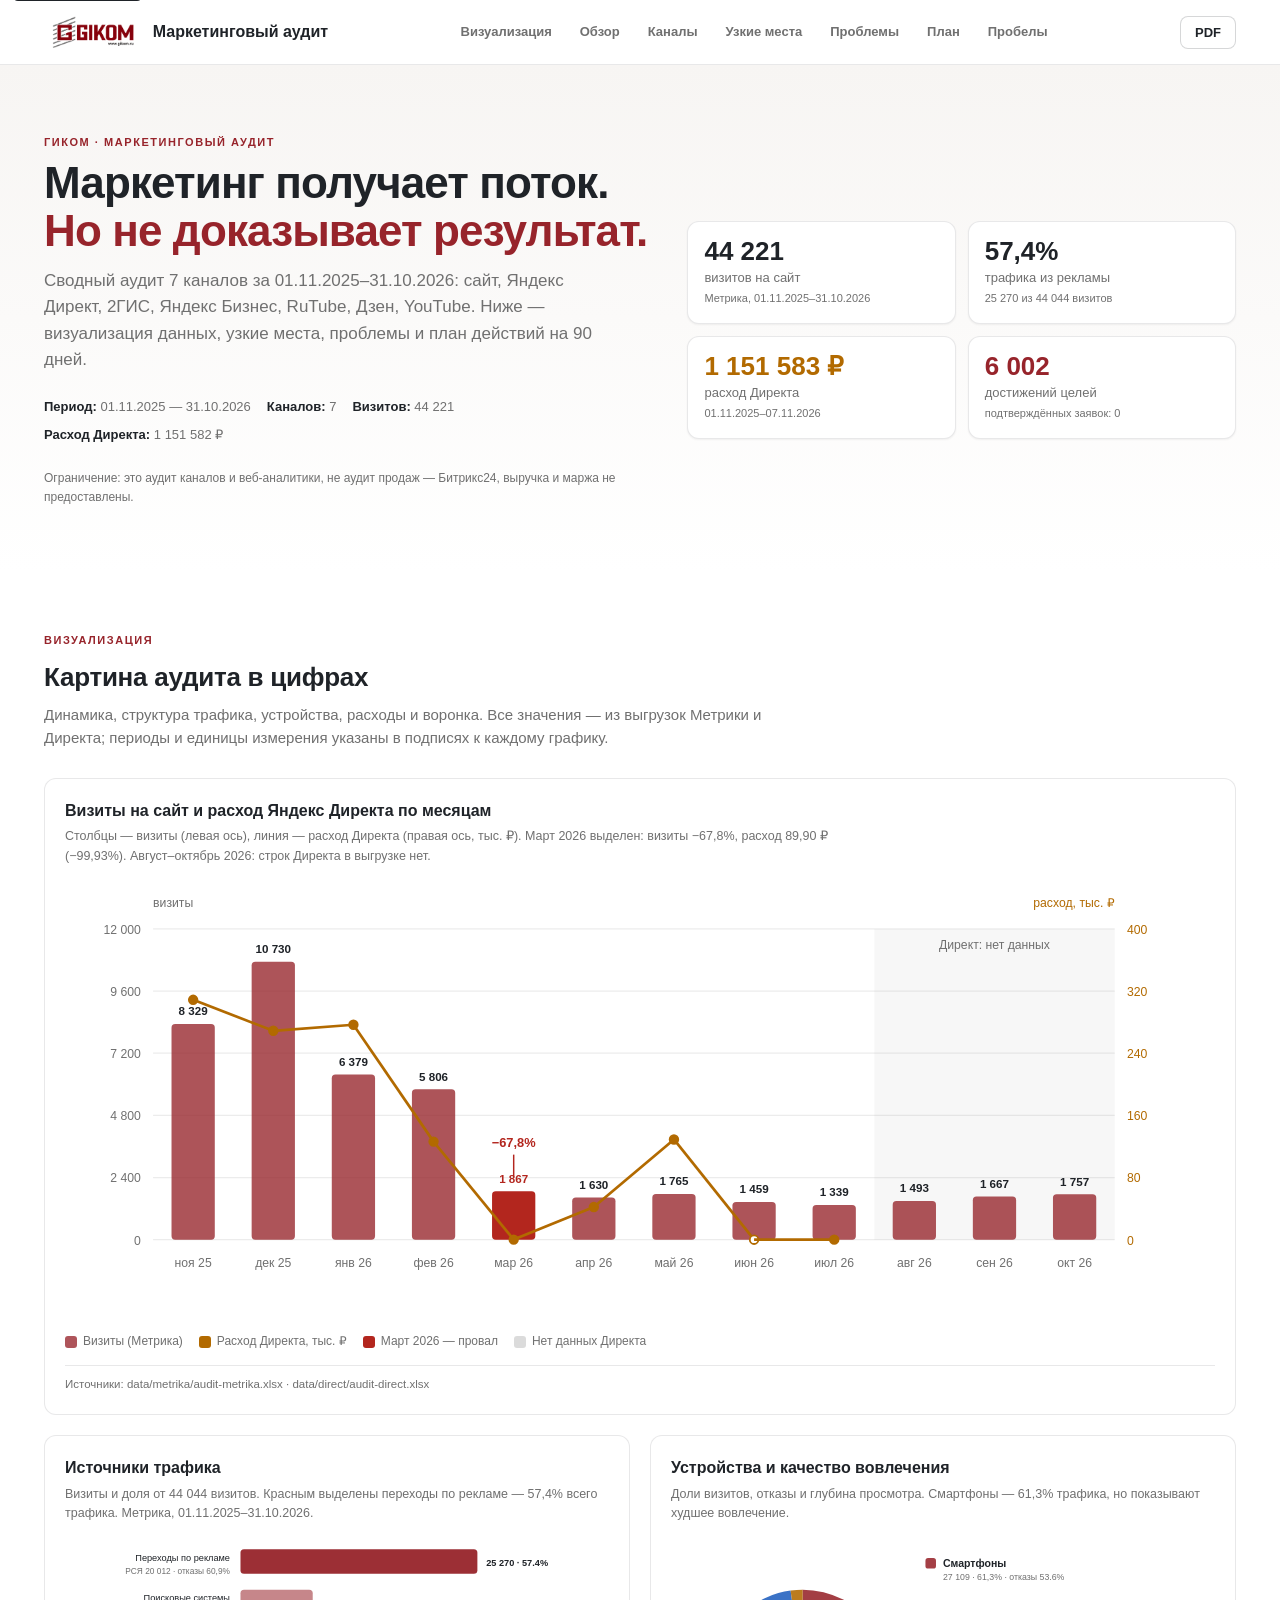
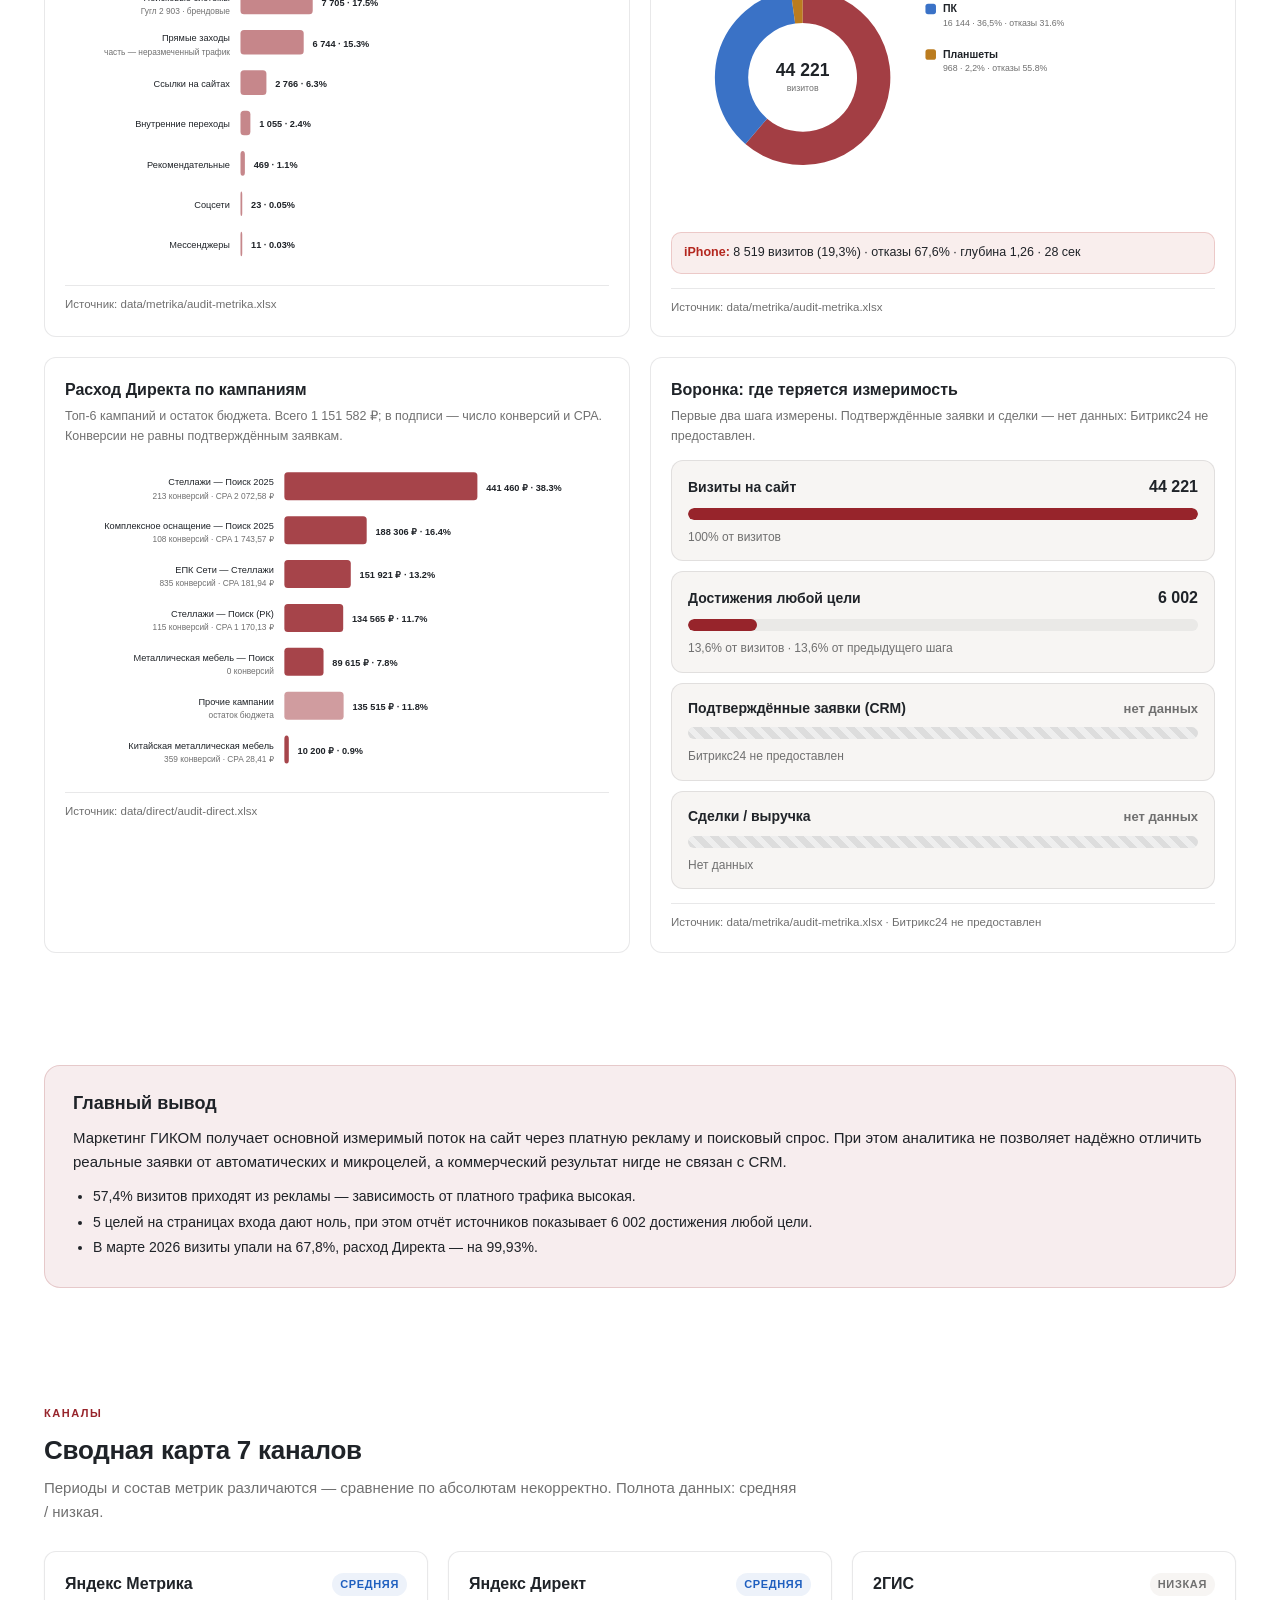
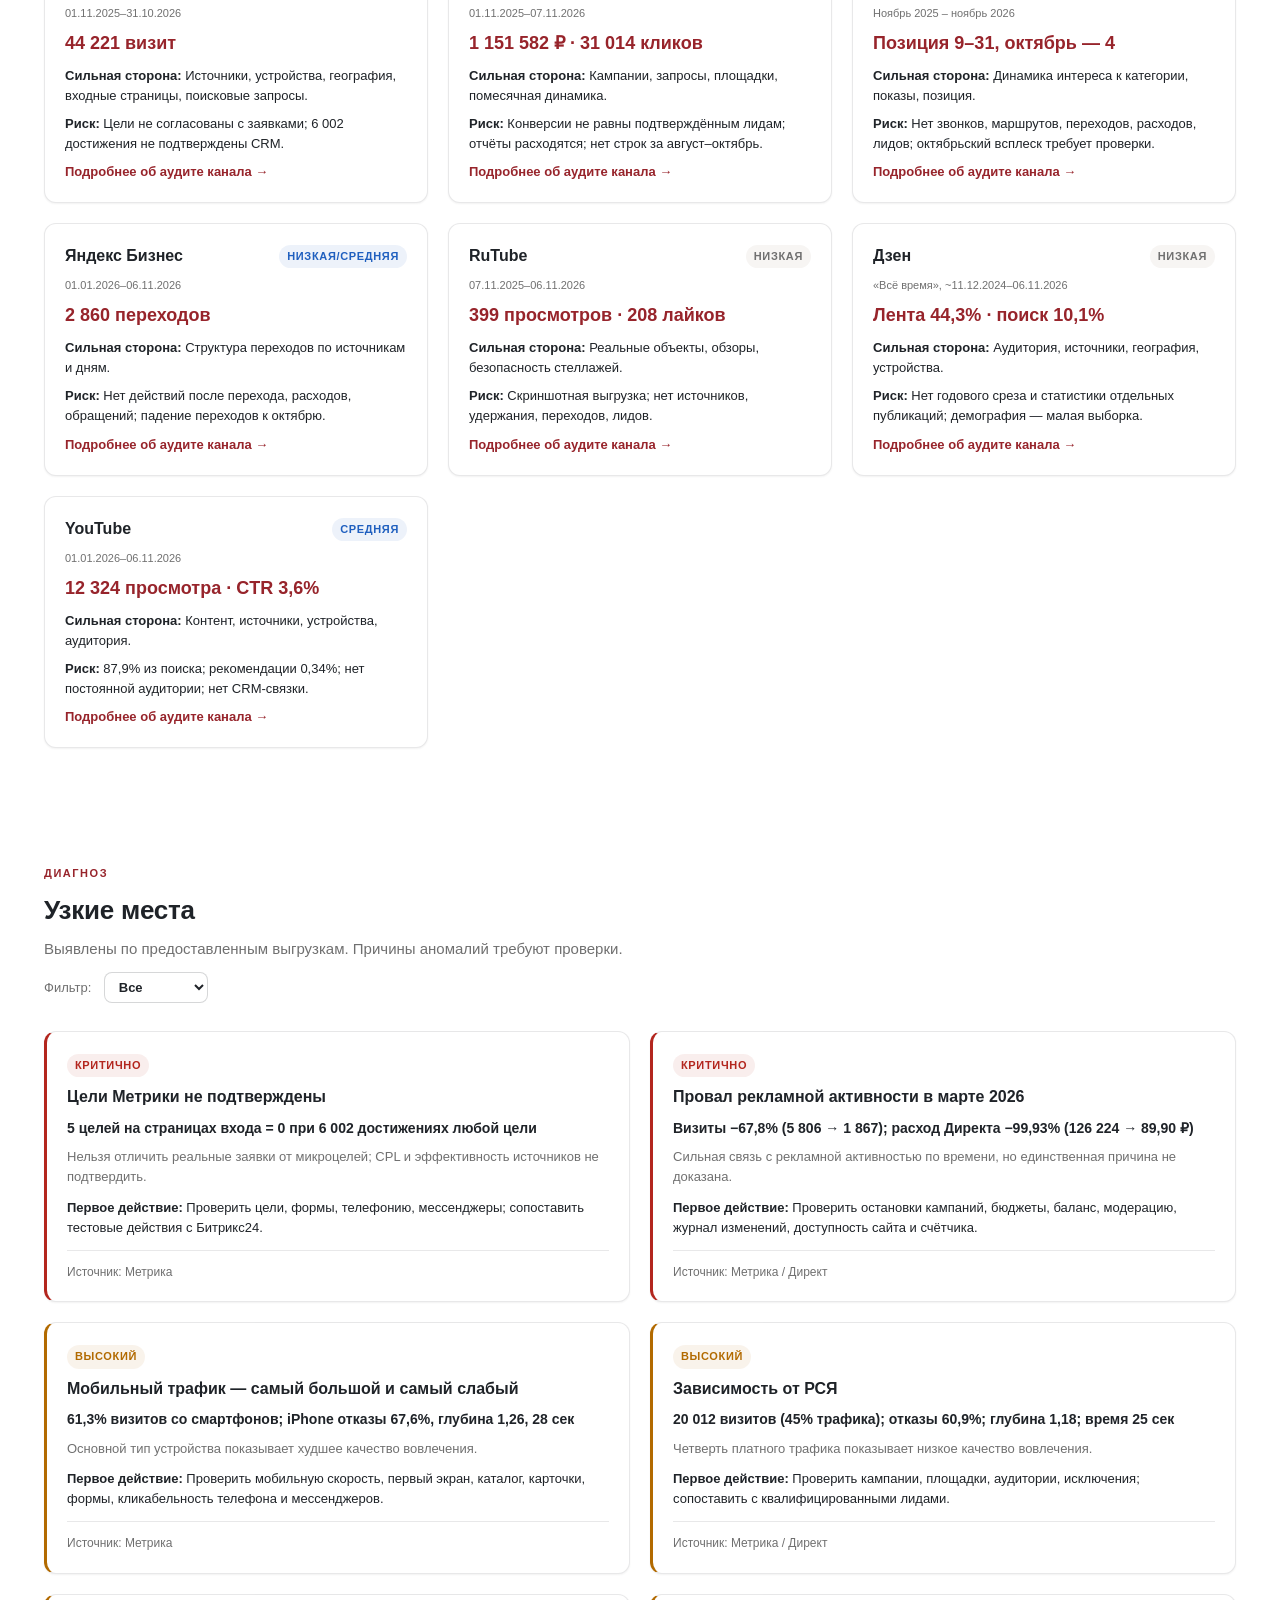
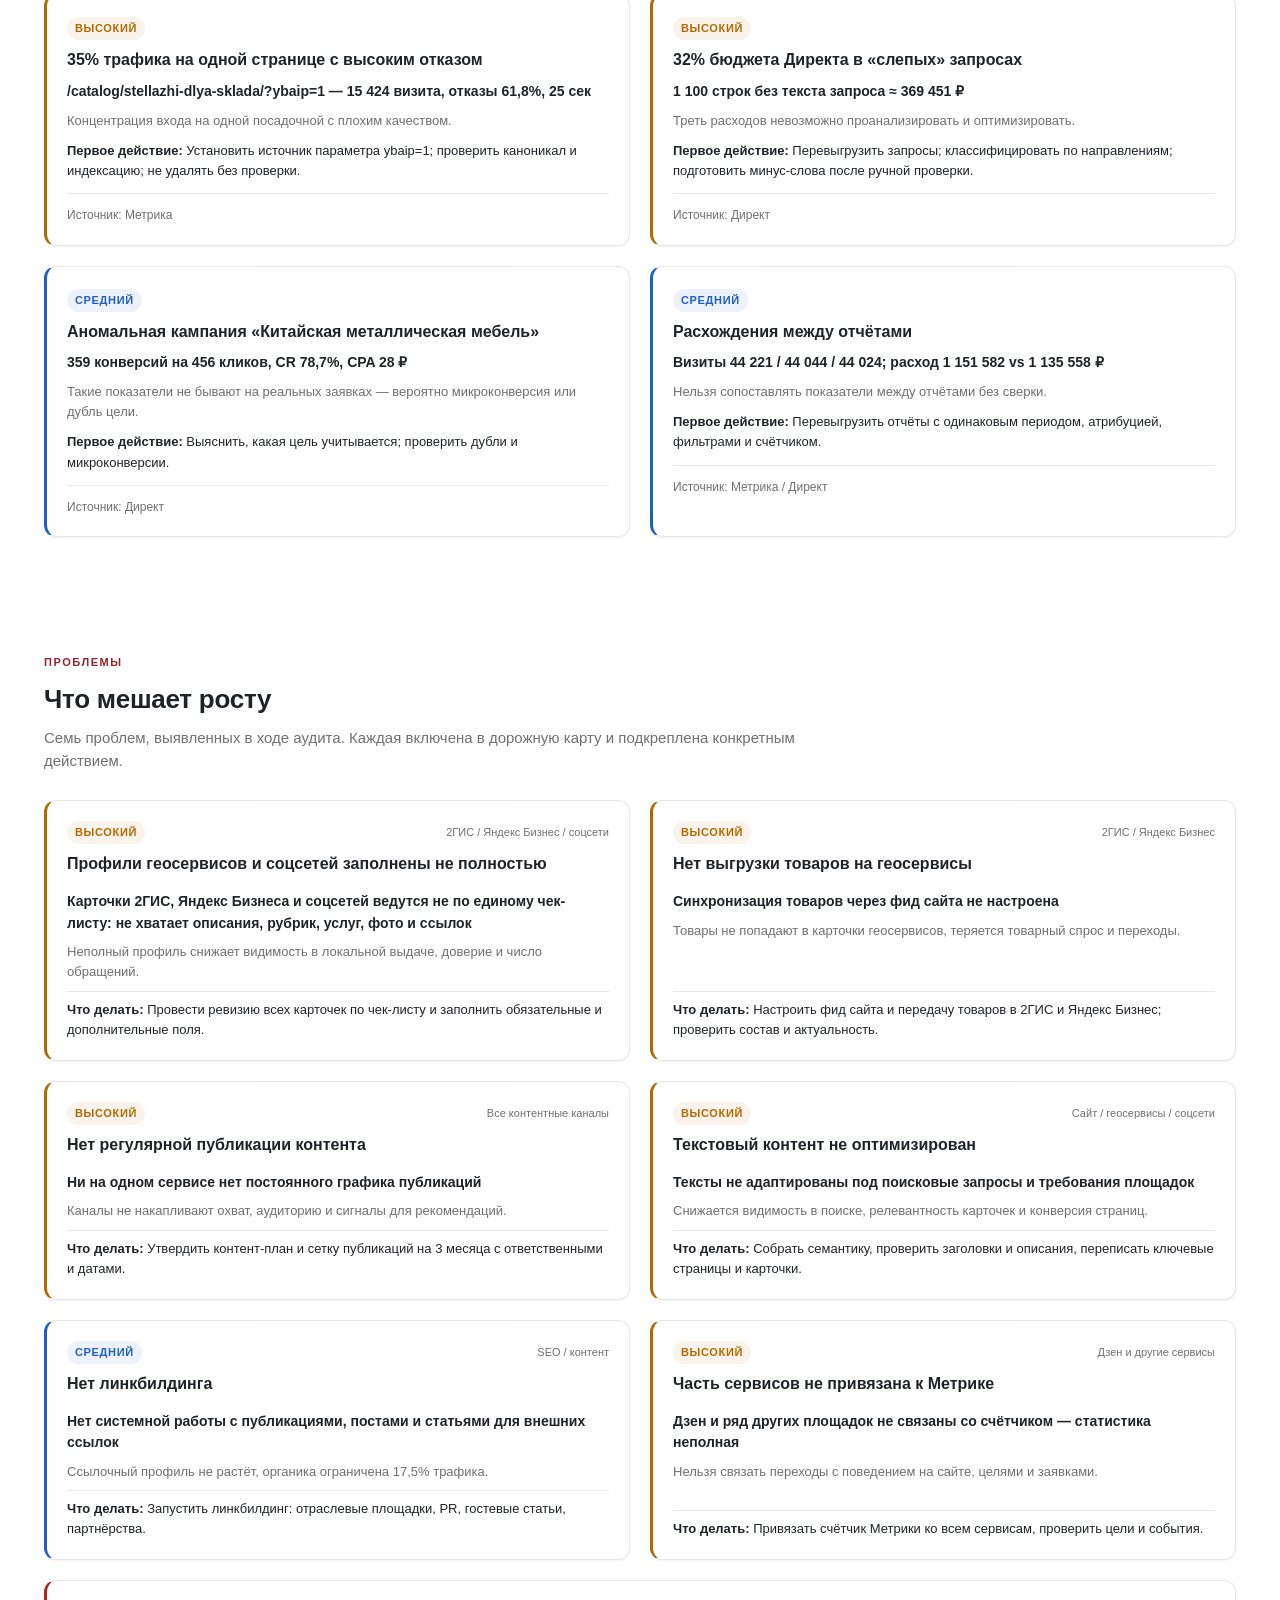
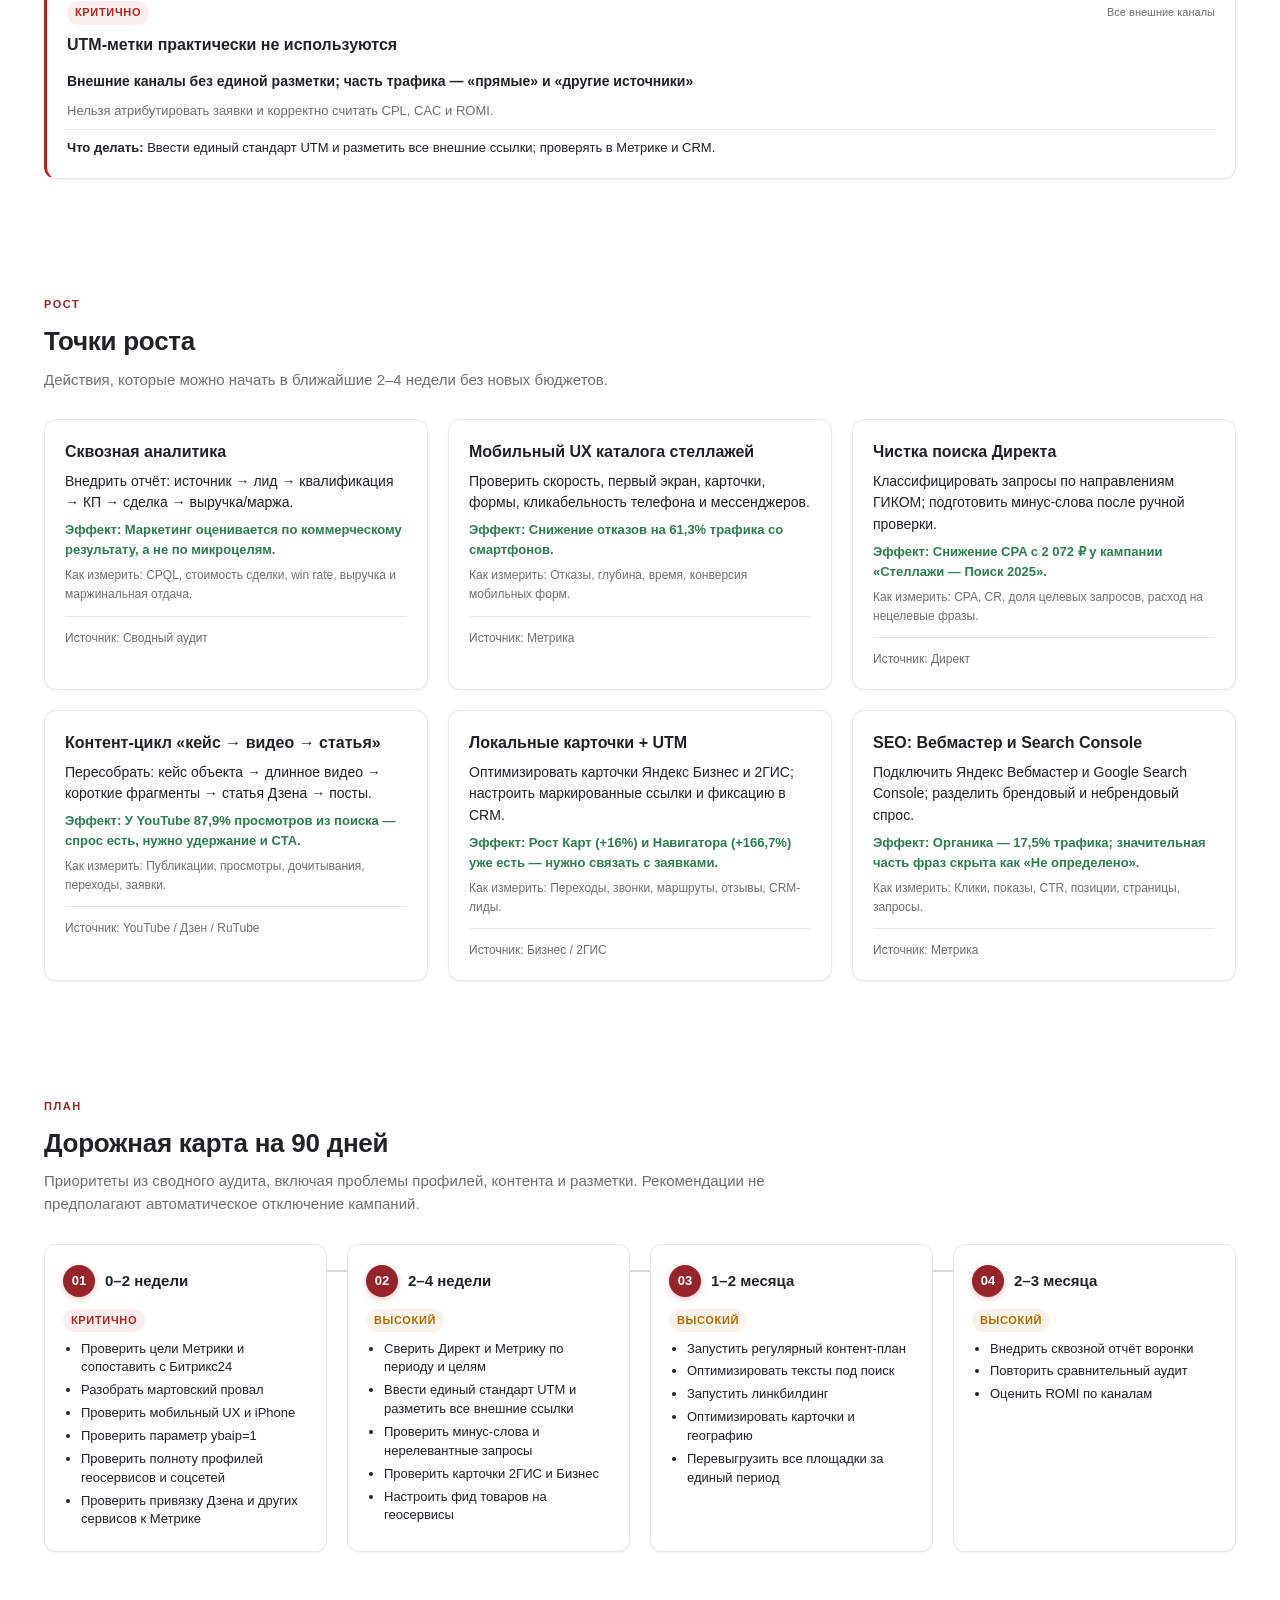
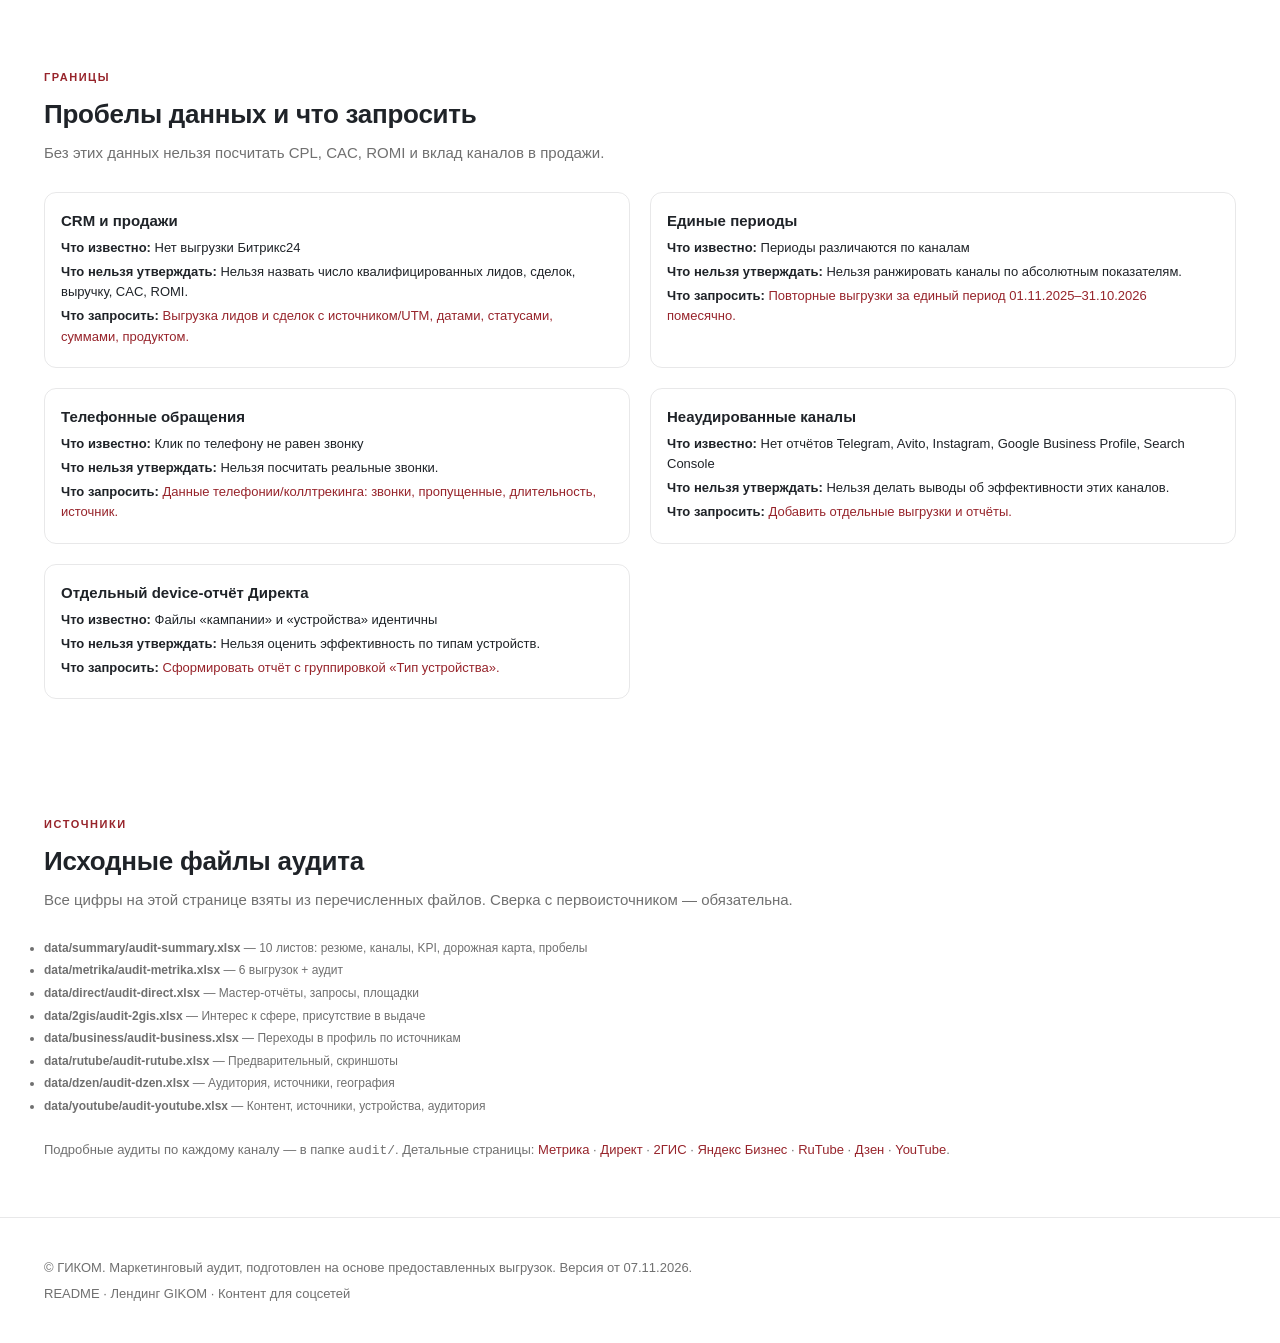
<file: audit/index.html>
﻿<!DOCTYPE html>
<html lang="ru">
<head>
  <meta charset="UTF-8">
  <meta name="viewport" content="width=device-width, initial-scale=1.0">
  <title>Маркетинговый аудит ГИКОМ — дашборд</title>
  <meta name="description" content="Дашборд маркетингового аудита ГИКОМ: визуализация каналов, сайта, рекламы, узкие места, проблемы и план действий.">
  <link rel="icon" href="dashboard/img/logo.png">
  <link rel="stylesheet" href="dashboard/css/styles.css">
</head>
<body>
  <a class="skip-link" href="#main">К содержанию</a>
  <div class="progress" aria-hidden="true"></div>

  <header class="site-header">
    <div class="container site-header__inner">
      <a class="logo" href="#top">
        <img src="dashboard/img/logo.png" alt="ГИКОМ">
        <span>Маркетинговый аудит</span>
      </a>
      <nav class="nav" aria-label="Разделы">
        <a href="#visuals">Визуализация</a>
        <a href="#overview">Обзор</a>
        <a href="#channels">Каналы</a>
        <a href="#bottlenecks">Узкие места</a>
        <a href="#problems">Проблемы</a>
        <a href="#roadmap">План</a>
        <a href="#gaps">Пробелы</a>
      </nav>
      <div class="header-actions">
        <button class="btn" id="print-btn" type="button">PDF</button>
        <button class="burger" type="button" aria-label="Меню" aria-expanded="false" aria-controls="mobile-nav">
          <span></span><span></span><span></span>
        </button>
      </div>
    </div>
    <nav class="mobile-nav" id="mobile-nav" aria-label="Мобильное меню">
      <a href="#visuals">Визуализация</a>
      <a href="#overview">Обзор</a>
      <a href="#channels">Каналы</a>
      <a href="#bottlenecks">Узкие места</a>
      <a href="#problems">Проблемы</a>
      <a href="#growth">Точки роста</a>
      <a href="#roadmap">План</a>
      <a href="#gaps">Пробелы</a>
      <a href="#sources">Источники</a>
    </nav>
  </header>

  <main id="main">
    <!-- HERO -->
    <section class="hero" id="top">
      <div class="container hero__grid">
        <div>
          <span class="eyebrow">ГИКОМ · Маркетинговый аудит</span>
          <h1>Маркетинг получает поток.<br><span class="accent">Но не доказывает результат.</span></h1>
          <p class="hero__lead">
            Сводный аудит 7 каналов за 01.11.2025–31.10.2026: сайт, Яндекс Директ,
            2ГИС, Яндекс Бизнес, RuTube, Дзен, YouTube. Ниже — визуализация данных,
            узкие места, проблемы и план действий на 90 дней.
          </p>
          <div class="hero__meta">
            <span><strong>Период:</strong> 01.11.2025 — 31.10.2026</span>
            <span><strong>Каналов:</strong> 7</span>
            <span><strong>Визитов:</strong> 44 221</span>
            <span><strong>Расход Директа:</strong> 1 151 582 ₽</span>
          </div>
          <p class="hero__meta" style="font-size:12px">
            Ограничение: это аудит каналов и веб-аналитики, не аудит продаж — Битрикс24, выручка и маржа не предоставлены.
          </p>
        </div>
        <div>
          <div class="kpi-grid" id="kpi-grid"></div>
        </div>
      </div>
    </section>

    <!-- VISUALS -->
    <section id="visuals">
      <div class="container">
        <div class="section-head reveal">
          <span class="eyebrow">Визуализация</span>
          <h2>Картина аудита в цифрах</h2>
          <p>Динамика, структура трафика, устройства, расходы и воронка. Все значения — из выгрузок
            Метрики и Директа; периоды и единицы измерения указаны в подписях к каждому графику.</p>
        </div>

        <div class="viz-grid">
          <div class="chart chart--wide reveal">
            <div class="chart__head">
              <div>
                <div class="chart__title">Визиты на сайт и расход Яндекс Директа по месяцам</div>
                <div class="chart__note">
                  Столбцы — визиты (левая ось), линия — расход Директа (правая ось, тыс. ₽).
                  Март 2026 выделен: визиты −67,8%, расход 89,90 ₽ (−99,93%). Август–октябрь 2026:
                  строк Директа в выгрузке нет.
                </div>
              </div>
            </div>
            <svg id="chart-monthly" viewBox="0 0 940 360" role="img" aria-label="Визиты и расход Директа по месяцам"></svg>
            <div class="chart__legend">
              <span><i class="lg--visits"></i> Визиты (Метрика)</span>
              <span><i class="lg--spend"></i> Расход Директа, тыс. ₽</span>
              <span><i class="lg--crash"></i> Март 2026 — провал</span>
              <span><i class="lg--nodata"></i> Нет данных Директа</span>
            </div>
            <div class="chart__foot">Источники: data/metrika/audit-metrika.xlsx · data/direct/audit-direct.xlsx</div>
          </div>

          <div class="chart reveal">
            <div class="chart__head">
              <div>
                <div class="chart__title">Источники трафика</div>
                <div class="chart__note">
                  Визиты и доля от 44 044 визитов. Красным выделены переходы по рекламе —
                  57,4% всего трафика. Метрика, 01.11.2025–31.10.2026.
                </div>
              </div>
            </div>
            <svg id="chart-sources" viewBox="0 0 620 380" role="img" aria-label="Источники трафика"></svg>
            <div class="chart__foot">Источник: data/metrika/audit-metrika.xlsx</div>
          </div>

          <div class="chart reveal">
            <div class="chart__head">
              <div>
                <div class="chart__title">Устройства и качество вовлечения</div>
                <div class="chart__note">
                  Доли визитов, отказы и глубина просмотра. Смартфоны — 61,3% трафика,
                  но показывают худшее вовлечение.
                </div>
              </div>
            </div>
            <svg id="chart-devices" viewBox="0 0 620 320" role="img" aria-label="Распределение по устройствам"></svg>
            <div class="chart__callout">
              <strong>iPhone:</strong> 8 519 визитов (19,3%) · отказы 67,6% · глубина 1,26 · 28 сек
            </div>
            <div class="chart__foot">Источник: data/metrika/audit-metrika.xlsx</div>
          </div>

          <div class="chart reveal">
            <div class="chart__head">
              <div>
                <div class="chart__title">Расход Директа по кампаниям</div>
                <div class="chart__note">
                  Топ-6 кампаний и остаток бюджета. Всего 1 151 582 ₽; в подписи — число
                  конверсий и CPA. Конверсии не равны подтверждённым заявкам.
                </div>
              </div>
            </div>
            <svg id="chart-campaigns" viewBox="0 0 620 380" role="img" aria-label="Расход Директа по кампаниям"></svg>
            <div class="chart__foot">Источник: data/direct/audit-direct.xlsx</div>
          </div>

          <div class="chart reveal">
            <div class="chart__head">
              <div>
                <div class="chart__title">Воронка: где теряется измеримость</div>
                <div class="chart__note">
                  Первые два шага измерены. Подтверждённые заявки и сделки — нет данных:
                  Битрикс24 не предоставлен.
                </div>
              </div>
            </div>
            <div class="funnel" id="funnel"></div>
            <div class="chart__foot">Источник: data/metrika/audit-metrika.xlsx · Битрикс24 не предоставлен</div>
          </div>
        </div>
      </div>
    </section>

    <!-- INSIGHT -->
    <section id="overview">
      <div class="container">
        <div class="insight reveal">
          <h3>Главный вывод</h3>
          <p>
            Маркетинг ГИКОМ получает основной измеримый поток на сайт через платную рекламу
            и поисковый спрос. При этом аналитика не позволяет надёжно отличить реальные заявки
            от автоматических и микроцелей, а коммерческий результат нигде не связан с CRM.
          </p>
          <ul>
            <li>57,4% визитов приходят из рекламы — зависимость от платного трафика высокая.</li>
            <li>5 целей на страницах входа дают ноль, при этом отчёт источников показывает 6 002 достижения любой цели.</li>
            <li>В марте 2026 визиты упали на 67,8%, расход Директа — на 99,93%.</li>
          </ul>
        </div>
      </div>
    </section>

    <!-- CHANNELS -->
    <section id="channels">
      <div class="container">
        <div class="section-head reveal">
          <span class="eyebrow">Каналы</span>
          <h2>Сводная карта 7 каналов</h2>
          <p>Периоды и состав метрик различаются — сравнение по абсолютам некорректно.
            Полнота данных: средняя / низкая.</p>
        </div>
        <div class="grid grid--3" id="channels-grid"></div>
      </div>
    </section>

    <!-- BOTTLENECKS -->
    <section id="bottlenecks">
      <div class="container">
        <div class="section-head reveal">
          <span class="eyebrow">Диагноз</span>
          <h2>Узкие места</h2>
          <p>Выявлены по предоставленным выгрузкам. Причины аномалий требуют проверки.</p>
          <div style="margin-top:12px">
            <label for="bn-filter" style="font-size:13px;color:var(--muted);margin-right:8px">Фильтр:</label>
            <select id="bn-filter" class="btn" style="padding:6px 10px">
              <option value="all">Все</option>
              <option value="critical">Критично</option>
              <option value="high">Высокий</option>
              <option value="medium">Средний</option>
            </select>
          </div>
        </div>
        <div class="grid grid--2" id="bn-grid"></div>
      </div>
    </section>

    <!-- PROBLEMS -->
    <section id="problems">
      <div class="container">
        <div class="section-head reveal">
          <span class="eyebrow">Проблемы</span>
          <h2>Что мешает росту</h2>
          <p>Семь проблем, выявленных в ходе аудита. Каждая включена в дорожную карту
            и подкреплена конкретным действием.</p>
        </div>
        <div class="grid grid--2" id="problems-grid"></div>
      </div>
    </section>

    <!-- GROWTH -->
    <section id="growth">
      <div class="container">
        <div class="section-head reveal">
          <span class="eyebrow">Рост</span>
          <h2>Точки роста</h2>
          <p>Действия, которые можно начать в ближайшие 2–4 недели без новых бюджетов.</p>
        </div>
        <div class="grid grid--3" id="growth-grid"></div>
      </div>
    </section>

    <!-- ROADMAP -->
    <section id="roadmap">
      <div class="container">
        <div class="section-head reveal">
          <span class="eyebrow">План</span>
          <h2>Дорожная карта на 90 дней</h2>
          <p>Приоритеты из сводного аудита, включая проблемы профилей, контента и разметки.
            Рекомендации не предполагают автоматическое отключение кампаний.</p>
        </div>
        <div class="roadmap" id="roadmap-grid"></div>
      </div>
    </section>

    <!-- GAPS -->
    <section id="gaps">
      <div class="container">
        <div class="section-head reveal">
          <span class="eyebrow">Границы</span>
          <h2>Пробелы данных и что запросить</h2>
          <p>Без этих данных нельзя посчитать CPL, CAC, ROMI и вклад каналов в продажи.</p>
        </div>
        <div class="grid grid--2" id="gaps-grid"></div>
      </div>
    </section>

    <!-- SOURCES -->
    <section id="sources">
      <div class="container">
        <div class="section-head reveal">
          <span class="eyebrow">Источники</span>
          <h2>Исходные файлы аудита</h2>
          <p>Все цифры на этой странице взяты из перечисленных файлов. Сверка с первоисточником — обязательна.</p>
        </div>
        <ul class="source-list" id="files-list"></ul>
        <div style="margin-top:24px" class="reveal">
          <p style="font-size:13px;color:var(--muted)">
            Подробные аудиты по каждому каналу — в папке <code>audit/</code>.
            Детальные страницы:
            <a href="dashboard/channels/metrika.html">Метрика</a> ·
            <a href="dashboard/channels/direct.html">Директ</a> ·
            <a href="dashboard/channels/2gis.html">2ГИС</a> ·
            <a href="dashboard/channels/yandex-biz.html">Яндекс Бизнес</a> ·
            <a href="dashboard/channels/rutube.html">RuTube</a> ·
            <a href="dashboard/channels/dzen.html">Дзен</a> ·
            <a href="dashboard/channels/youtube.html">YouTube</a>.
          </p>
        </div>
      </div>
    </section>
  </main>

  <footer class="site-footer">
    <div class="container">
      <p>© ГИКОМ. Маркетинговый аудит, подготовлен на основе предоставленных выгрузок. Версия от 07.11.2026.</p>
      <p style="margin-top:6px">
        <a href="README.md">README</a> ·
        <a href="../landing/index.html">Лендинг GIKOM</a> ·
        <a href="../content/index.html">Контент для соцсетей</a>
      </p>
    </div>
  </footer>

  <script src="dashboard/js/charts.js"></script>
  <script src="dashboard/js/data.js"></script>
  <script src="dashboard/js/app.js"></script>
</body>
</html>
</file>
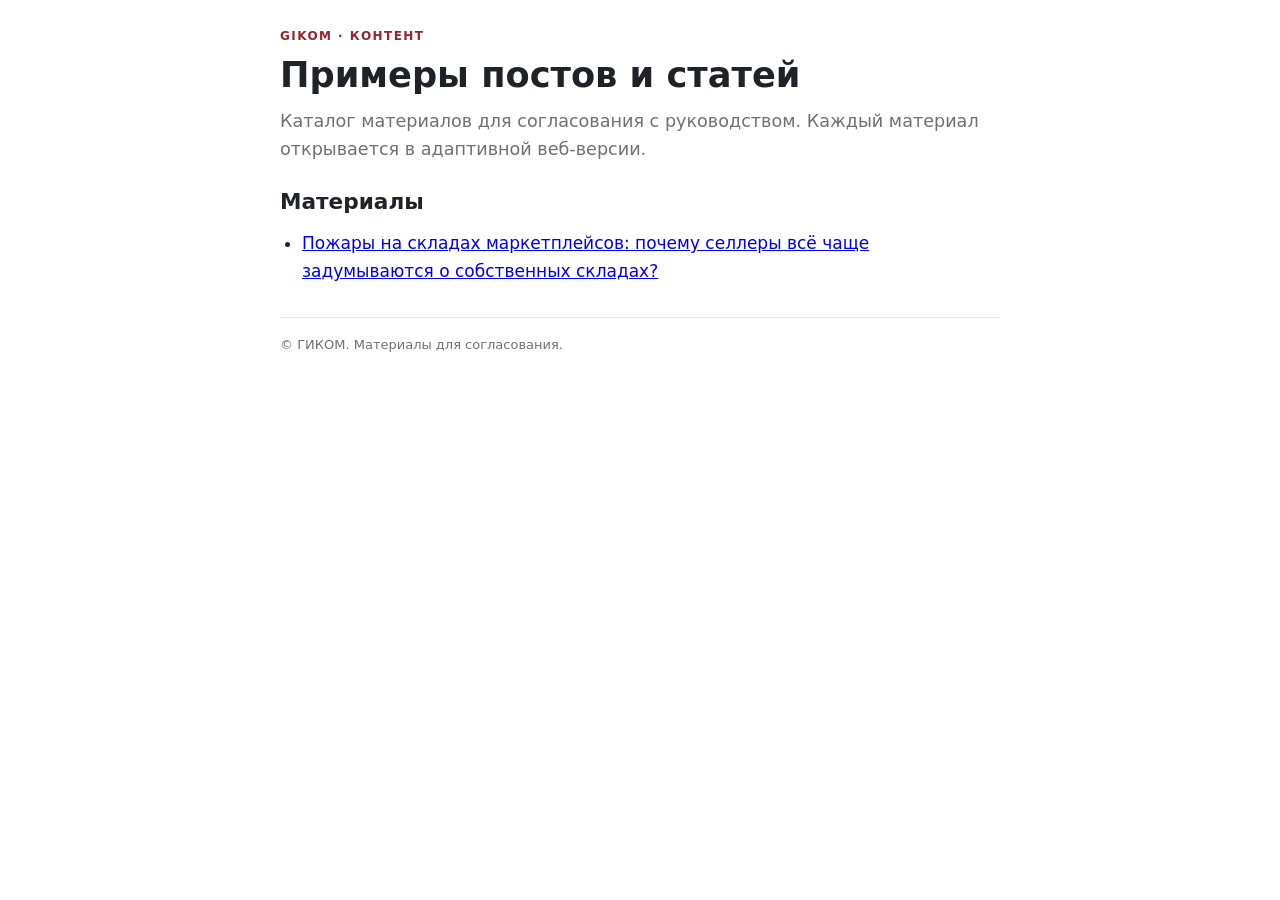
<file: content/index.html>
<!DOCTYPE html>
<html lang="ru">
<head>
  <meta charset="UTF-8">
  <meta name="viewport" content="width=device-width, initial-scale=1.0">
  <title>Контент для мессенджеров и соцсетей — GIKOM</title>
  <meta name="description" content="Каталог примеров постов и статей для мессенджеров и соцсетей (GIKOM).">
  <link rel="stylesheet" href="css/content.css">
</head>
<body>
  <main class="content">
    <span class="content__kicker">GIKOM · Контент</span>
    <h1 class="content__title">Примеры постов и статей</h1>
    <p class="content__lead">Каталог материалов для согласования с руководством. Каждый материал открывается в адаптивной веб-версии.</p>

    <section class="content__section">
      <h2>Материалы</h2>
      <ul>
        <li><a href="pozhary-na-skladah-marketpleysov/index.html">Пожары на складах маркетплейсов: почему селлеры всё чаще задумываются о собственных складах?</a></li>
      </ul>
    </section>

    <div class="content__footer">
      © ГИКОМ. Материалы для согласования.
    </div>
  </main>
</body>
</html>
</file>
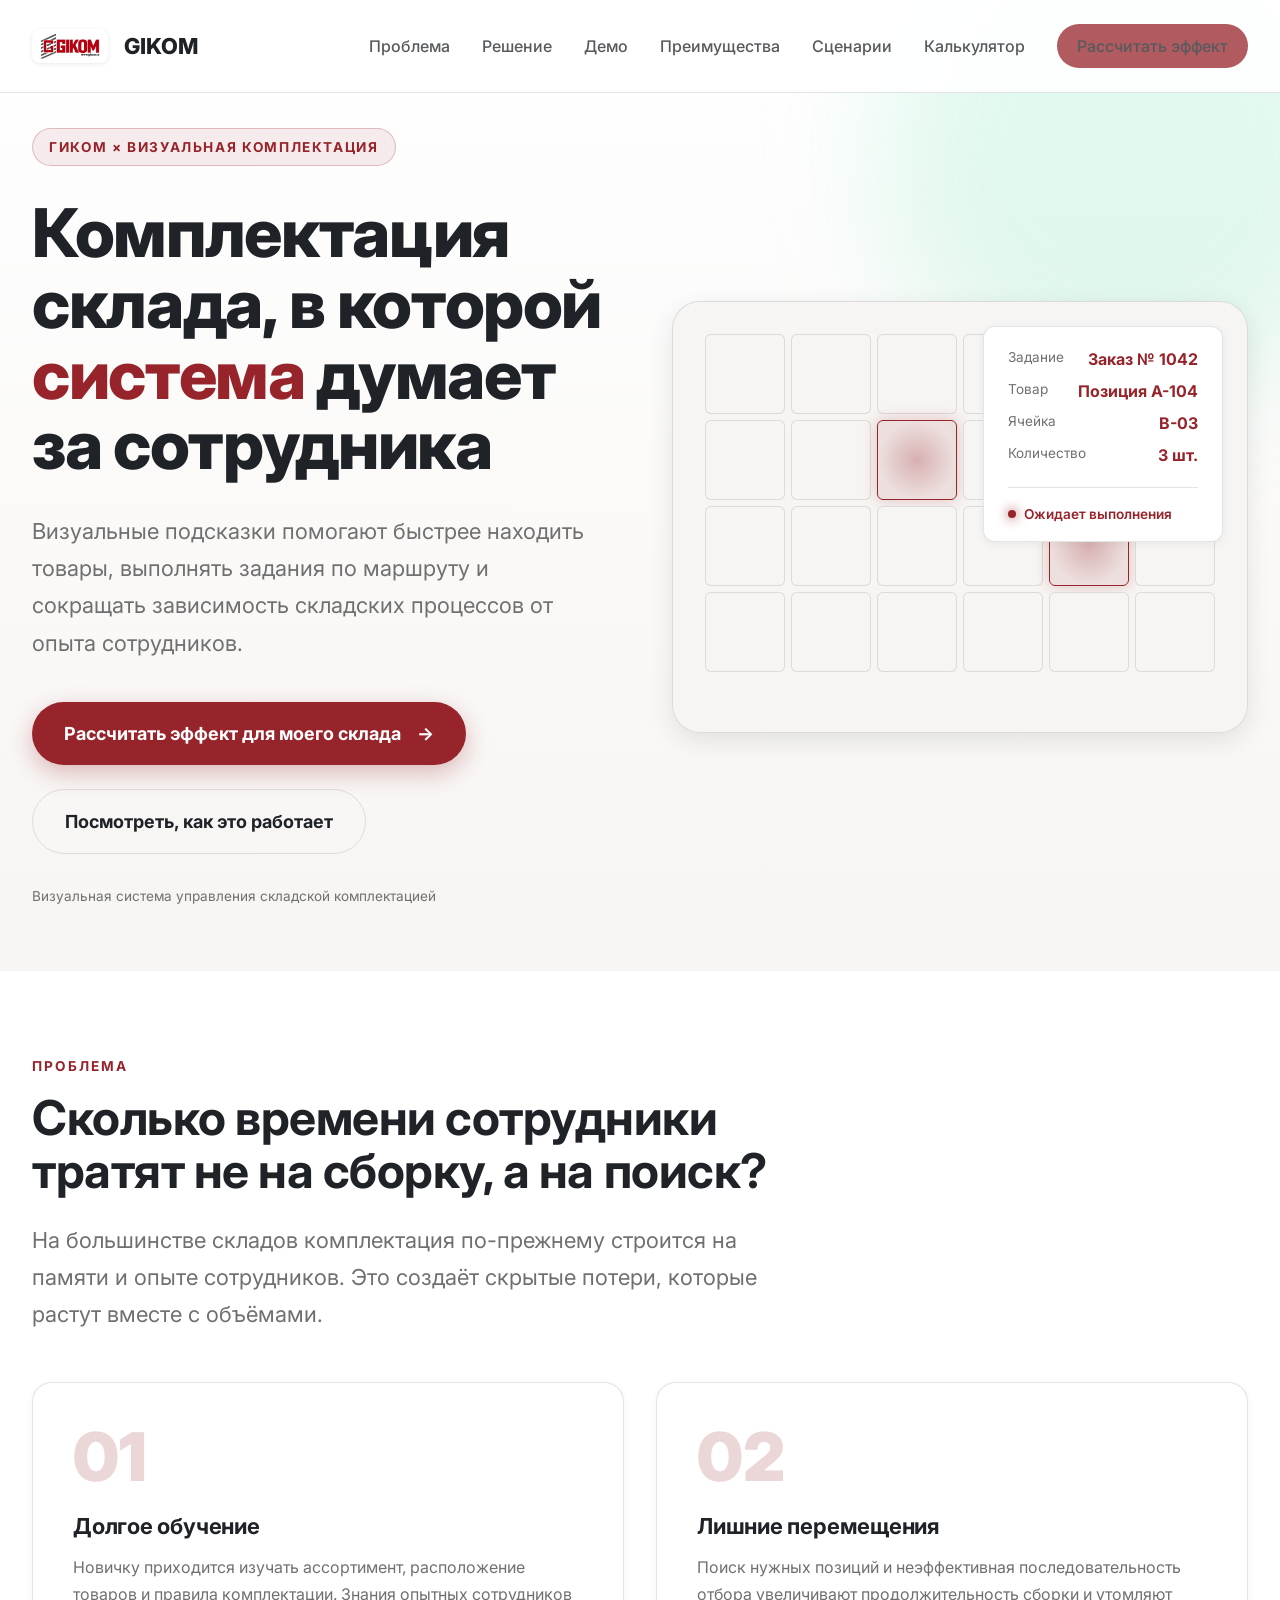
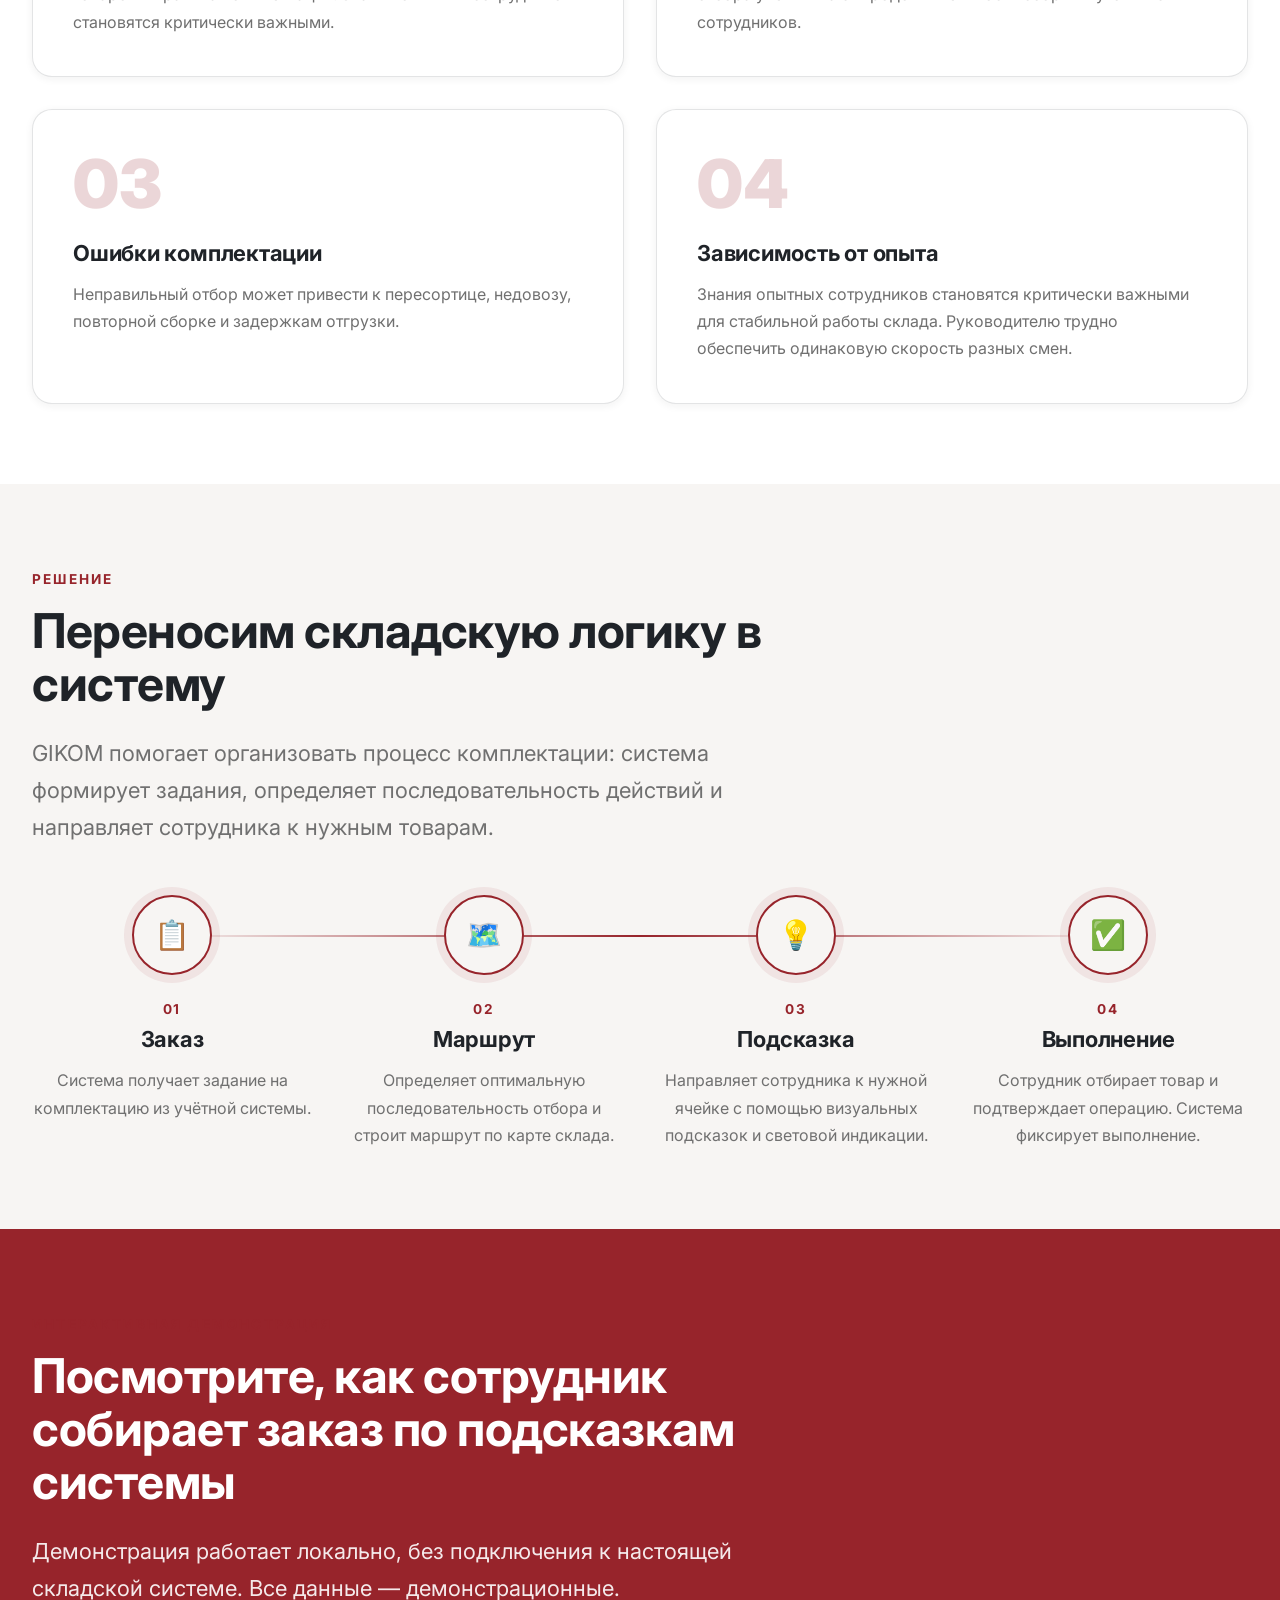
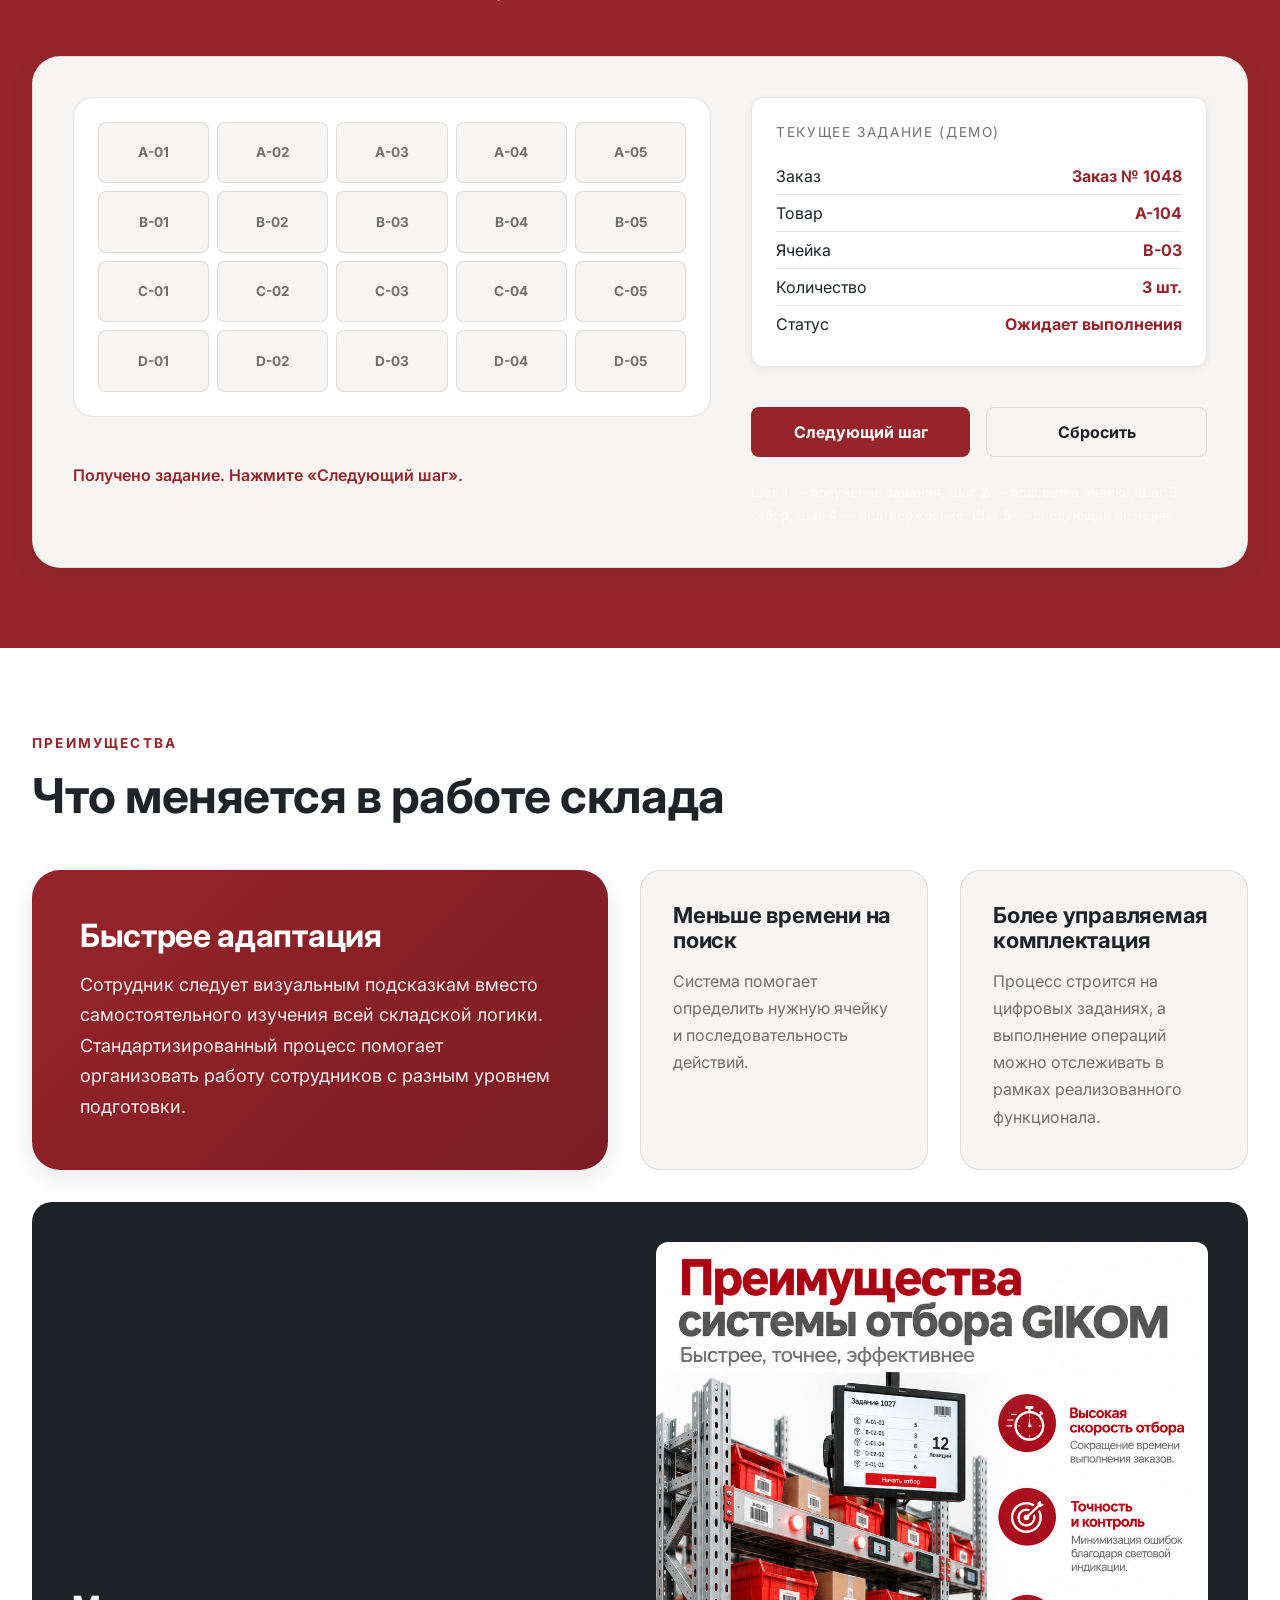
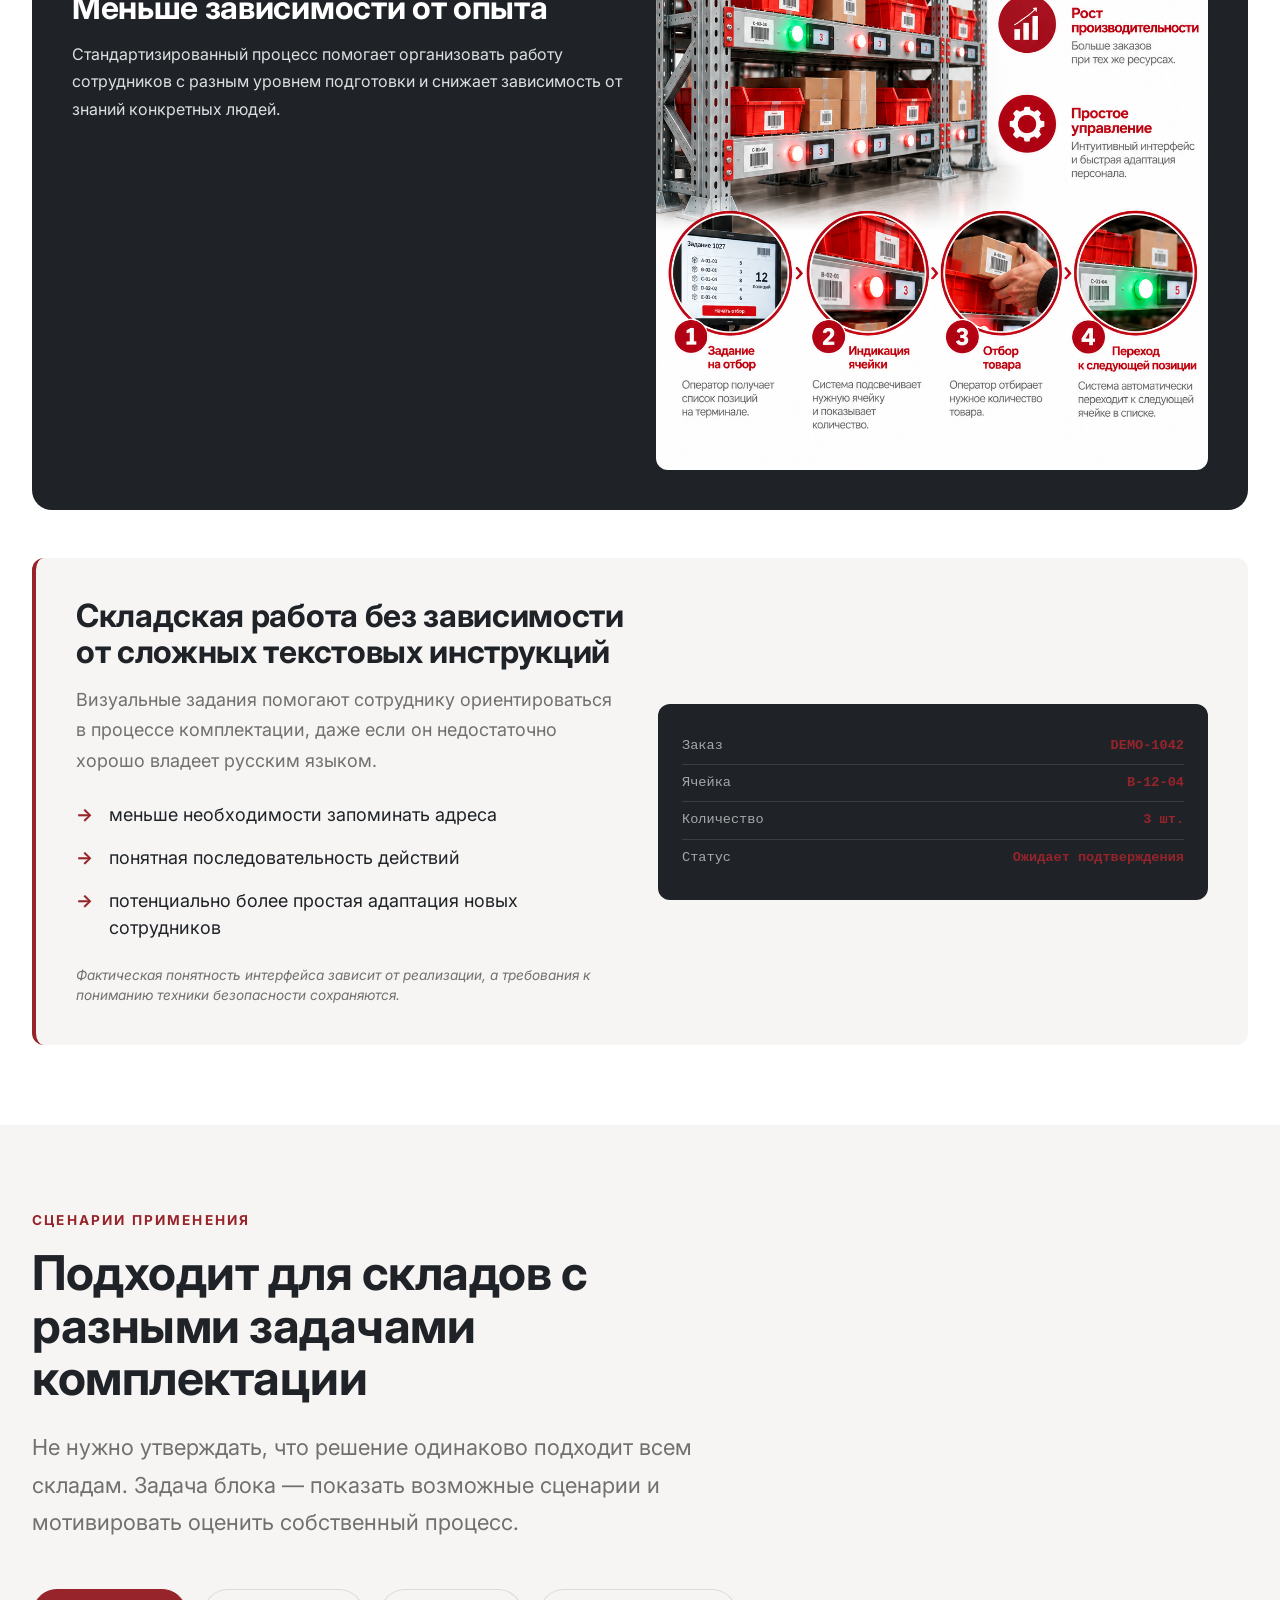
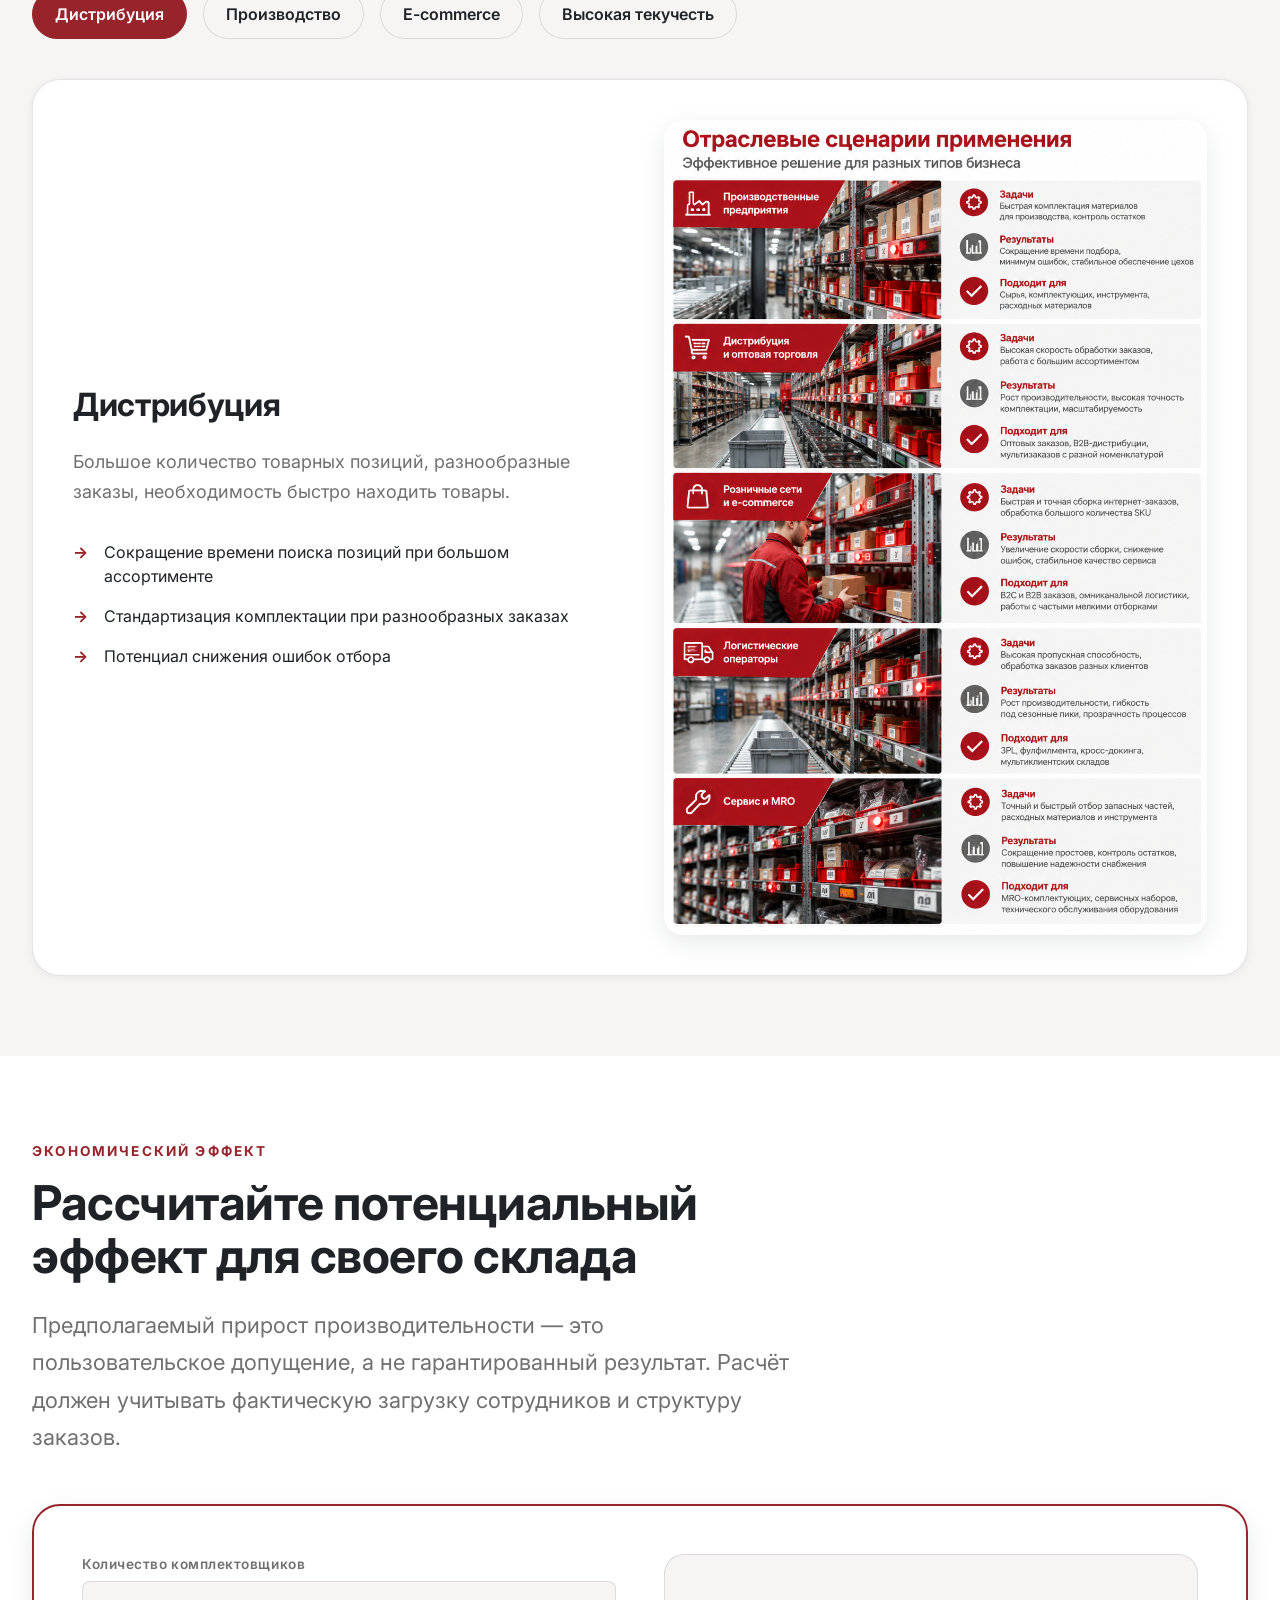
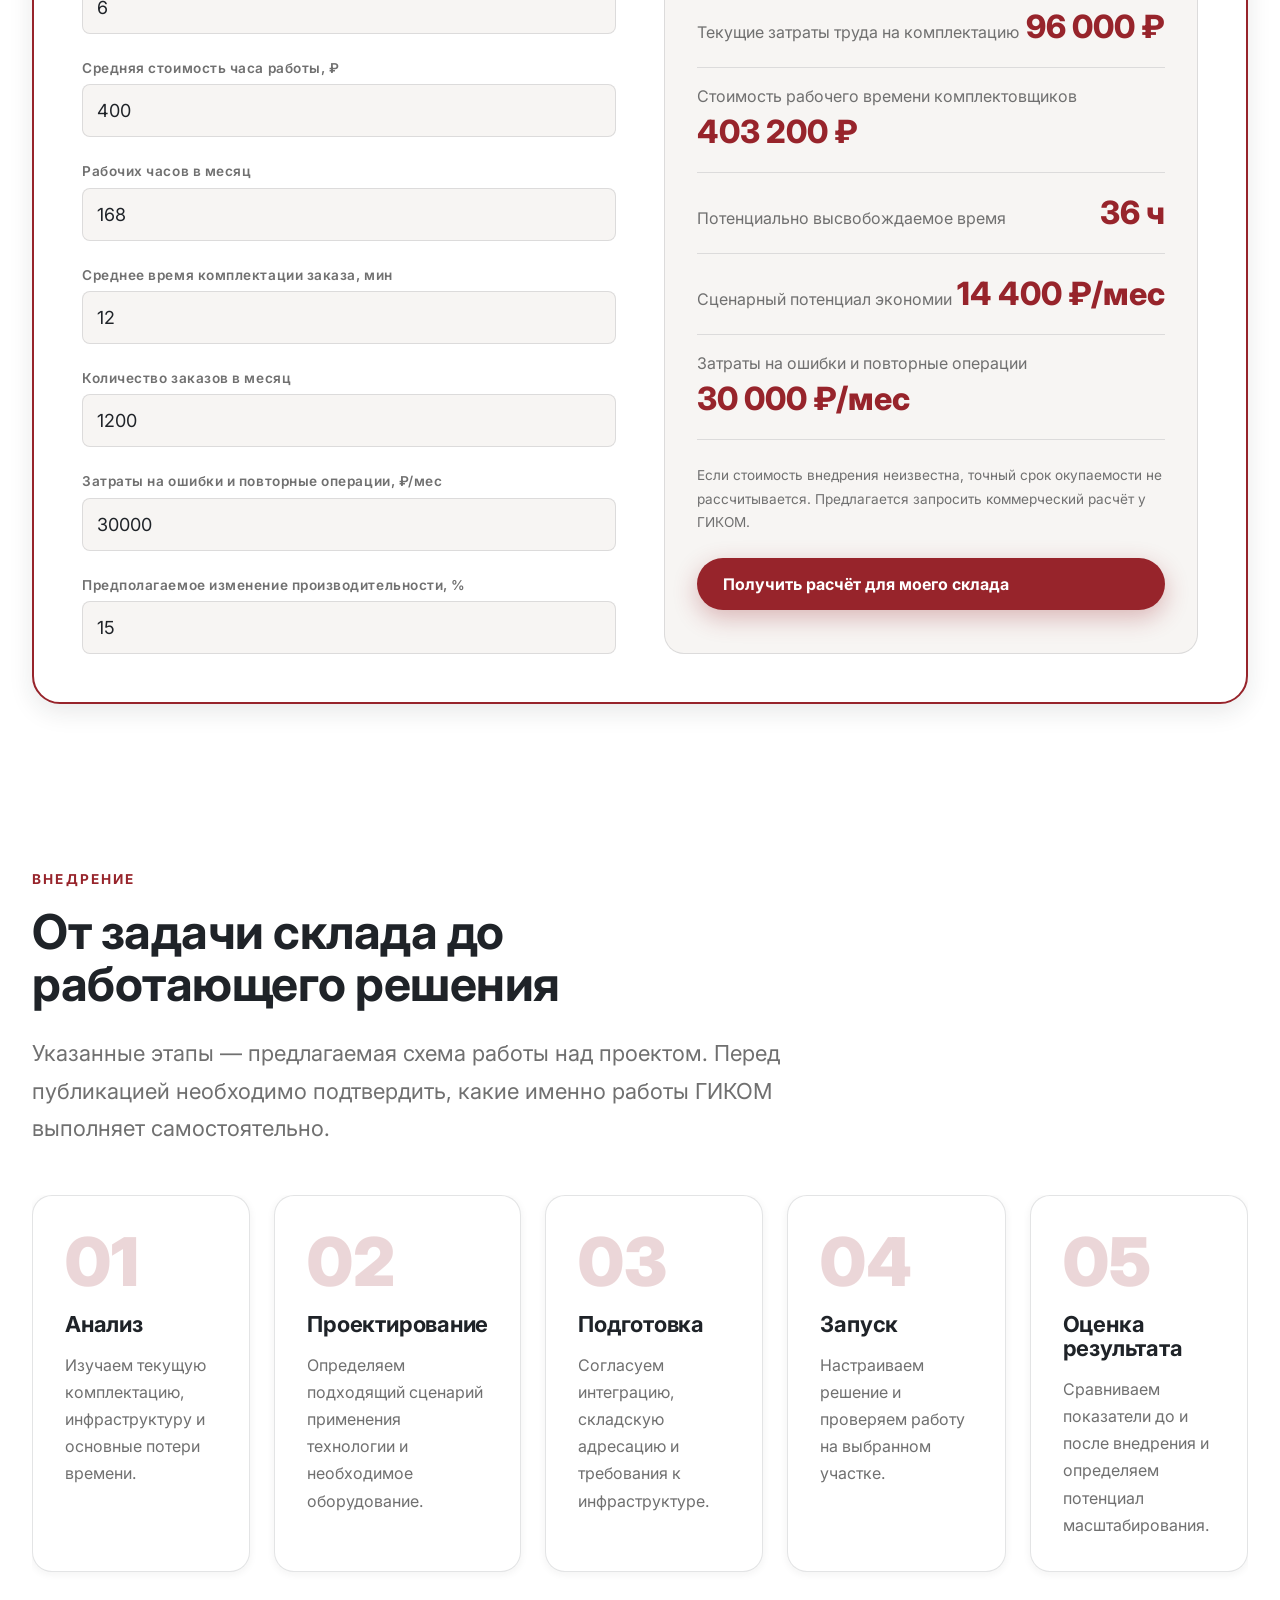
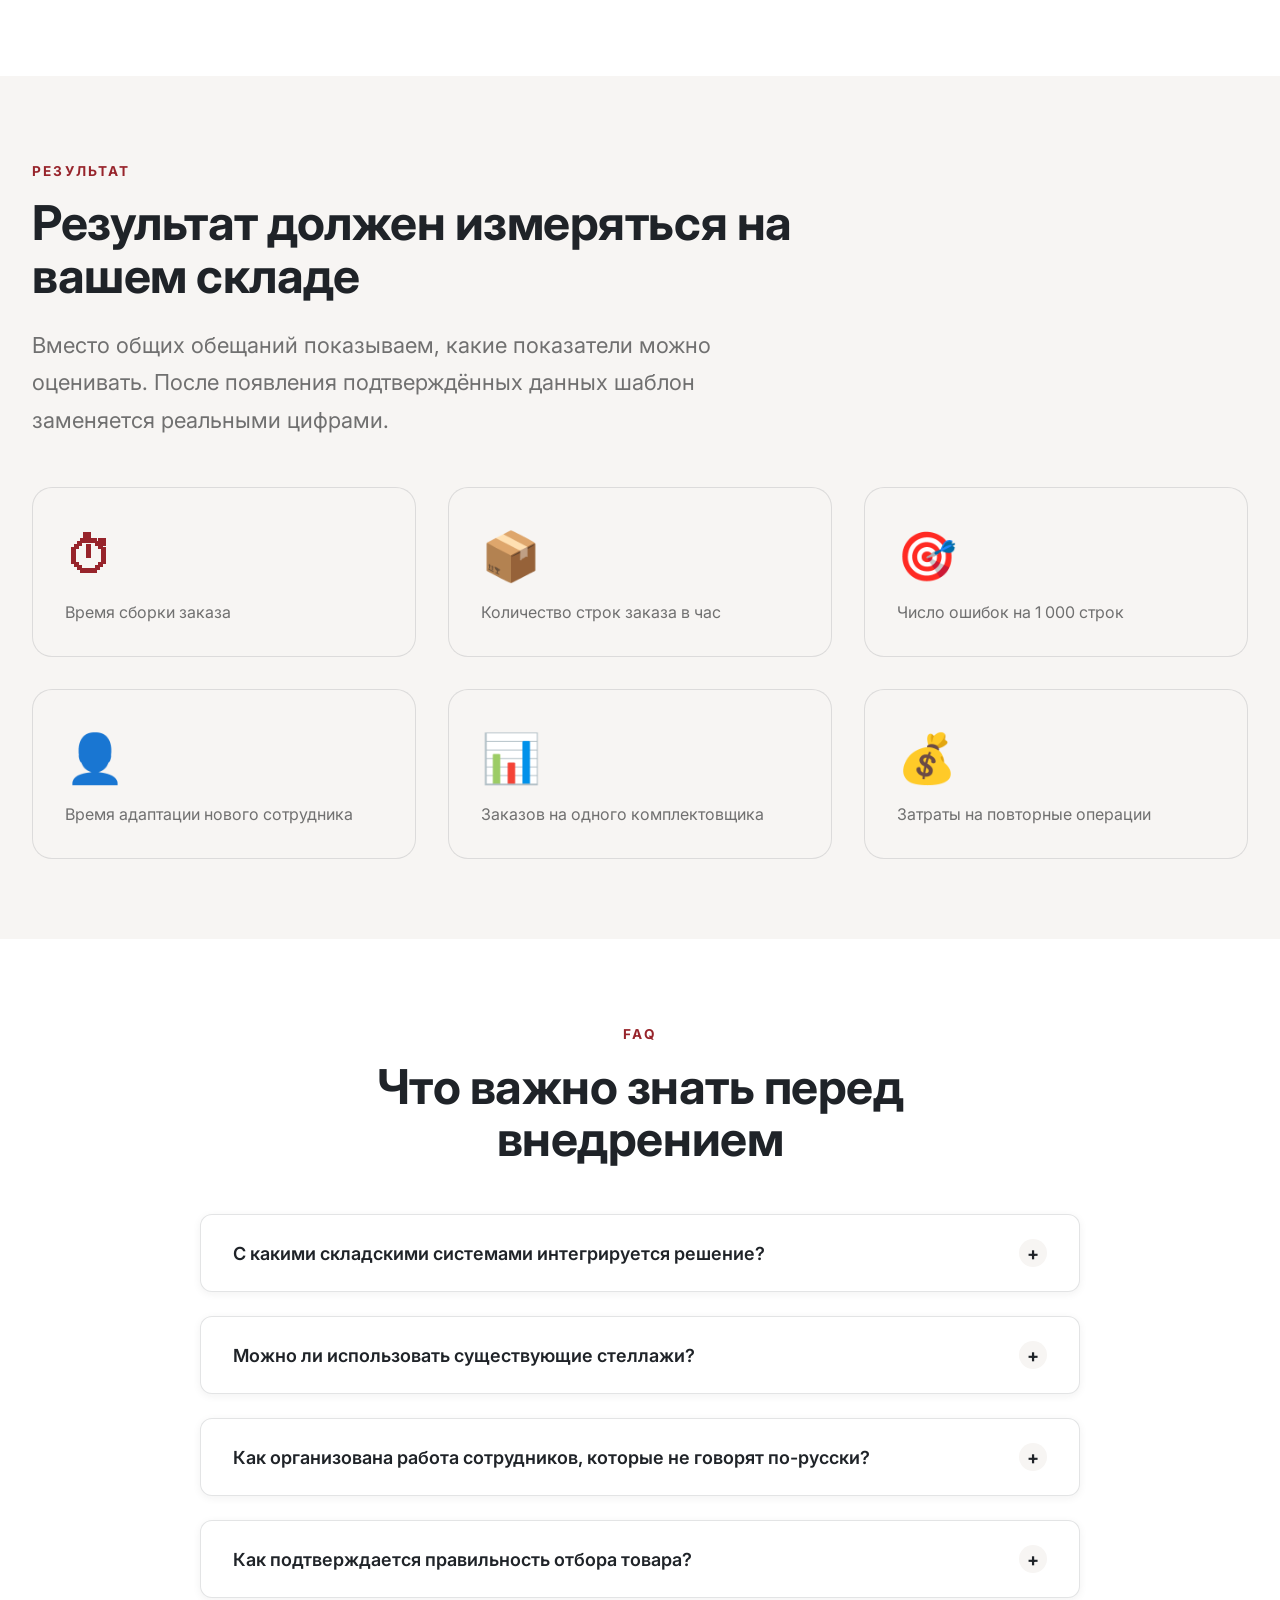
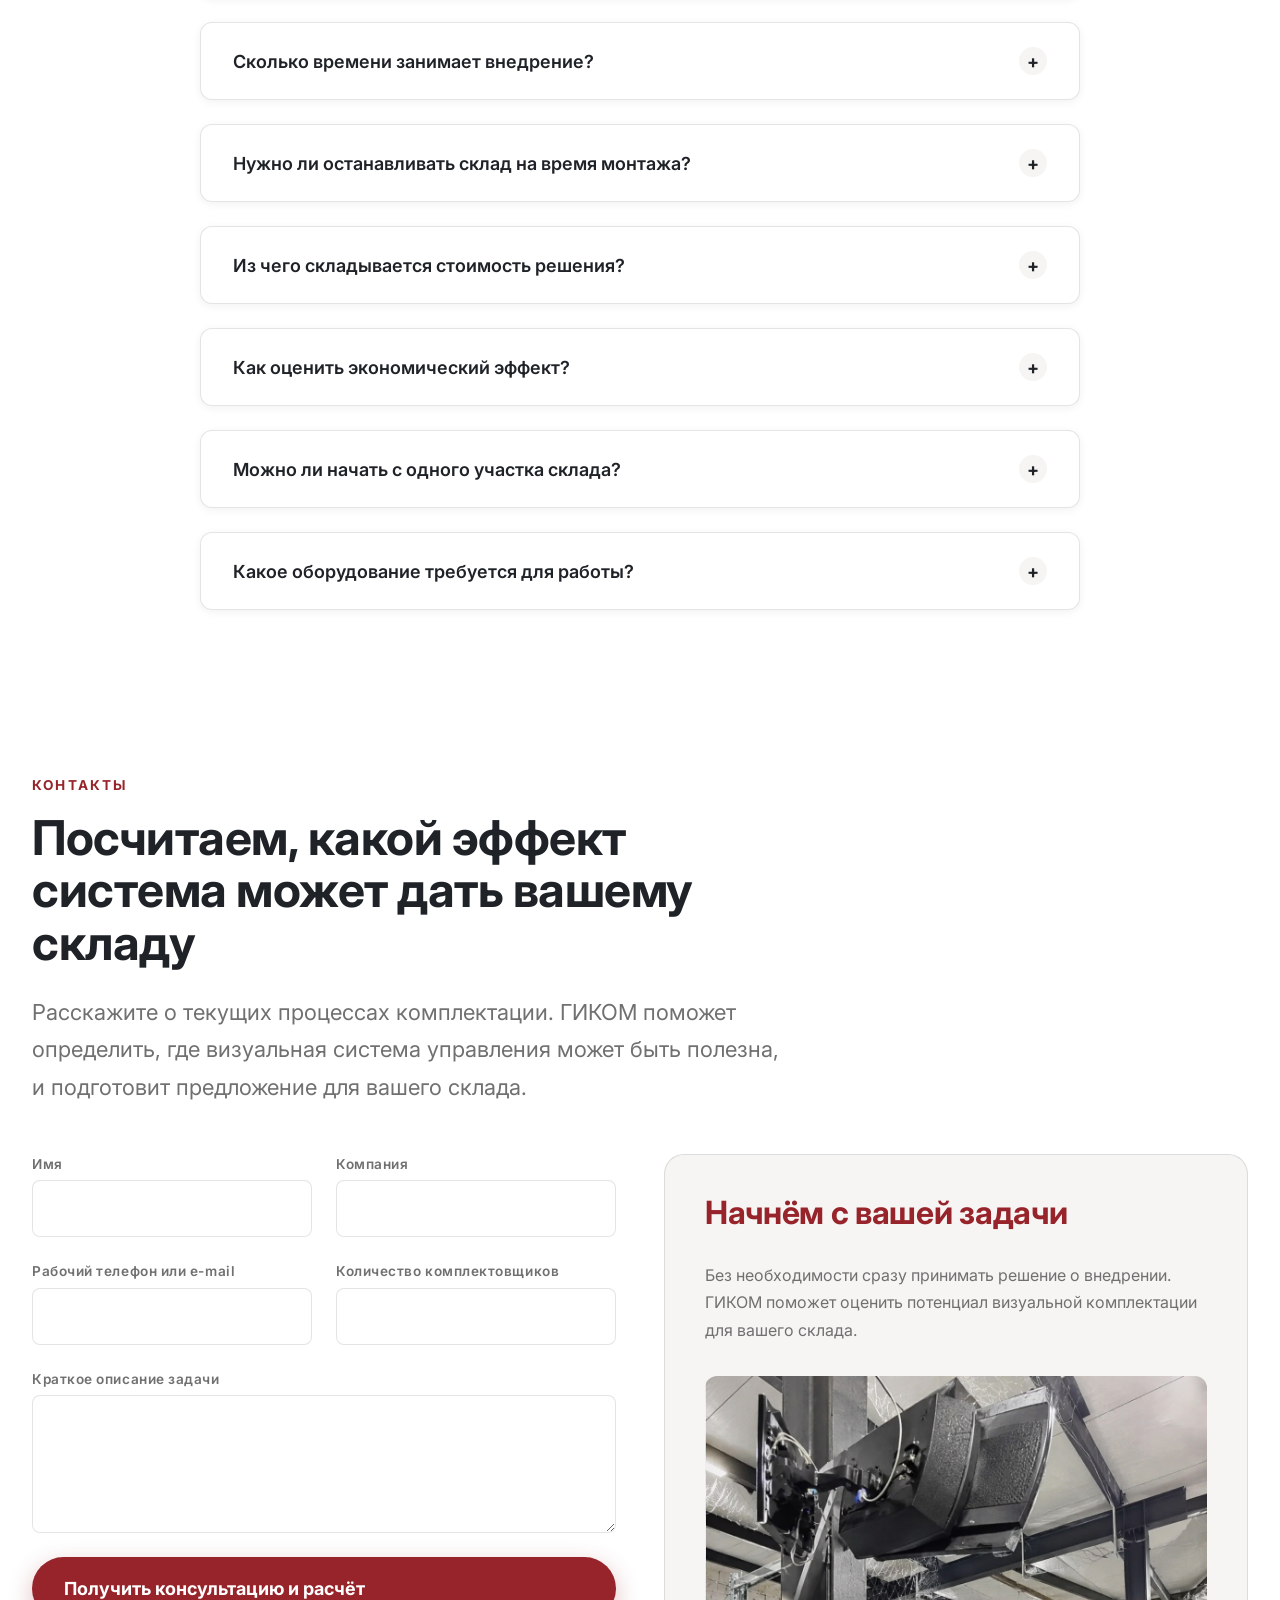
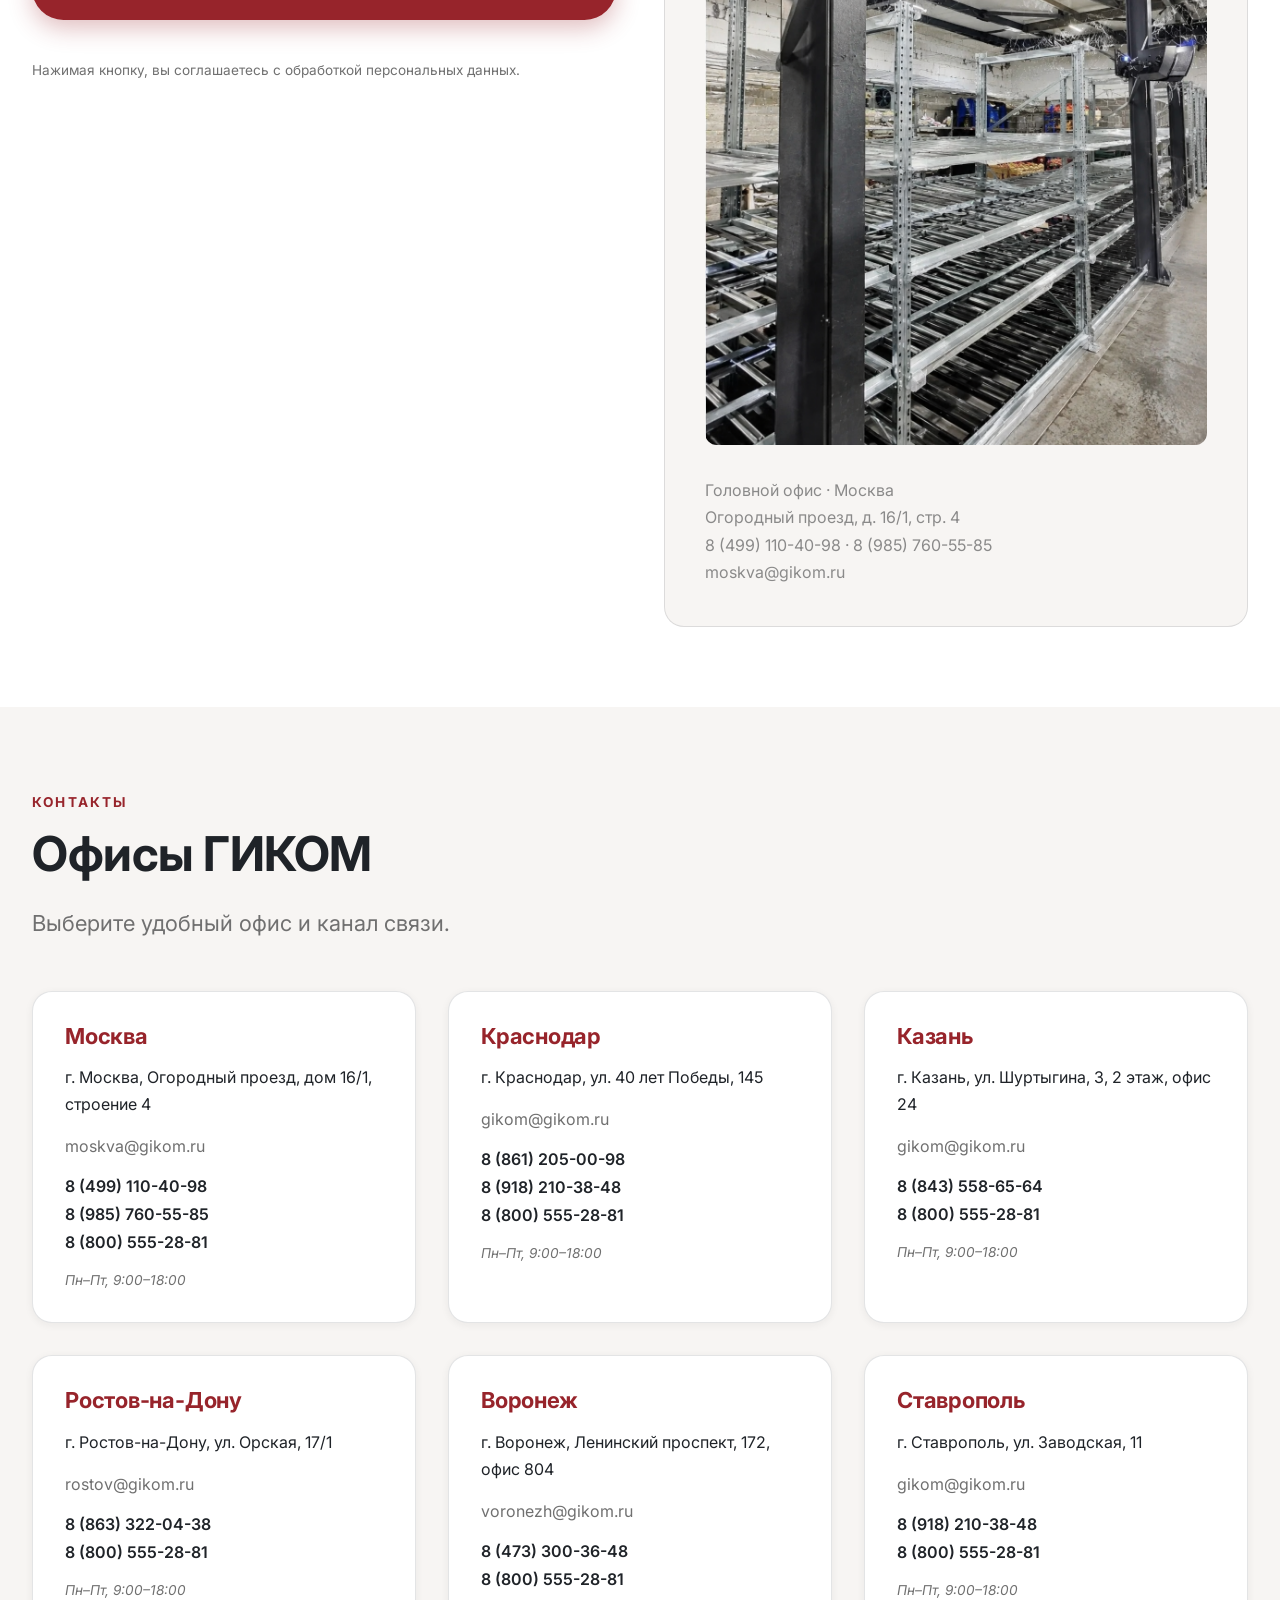
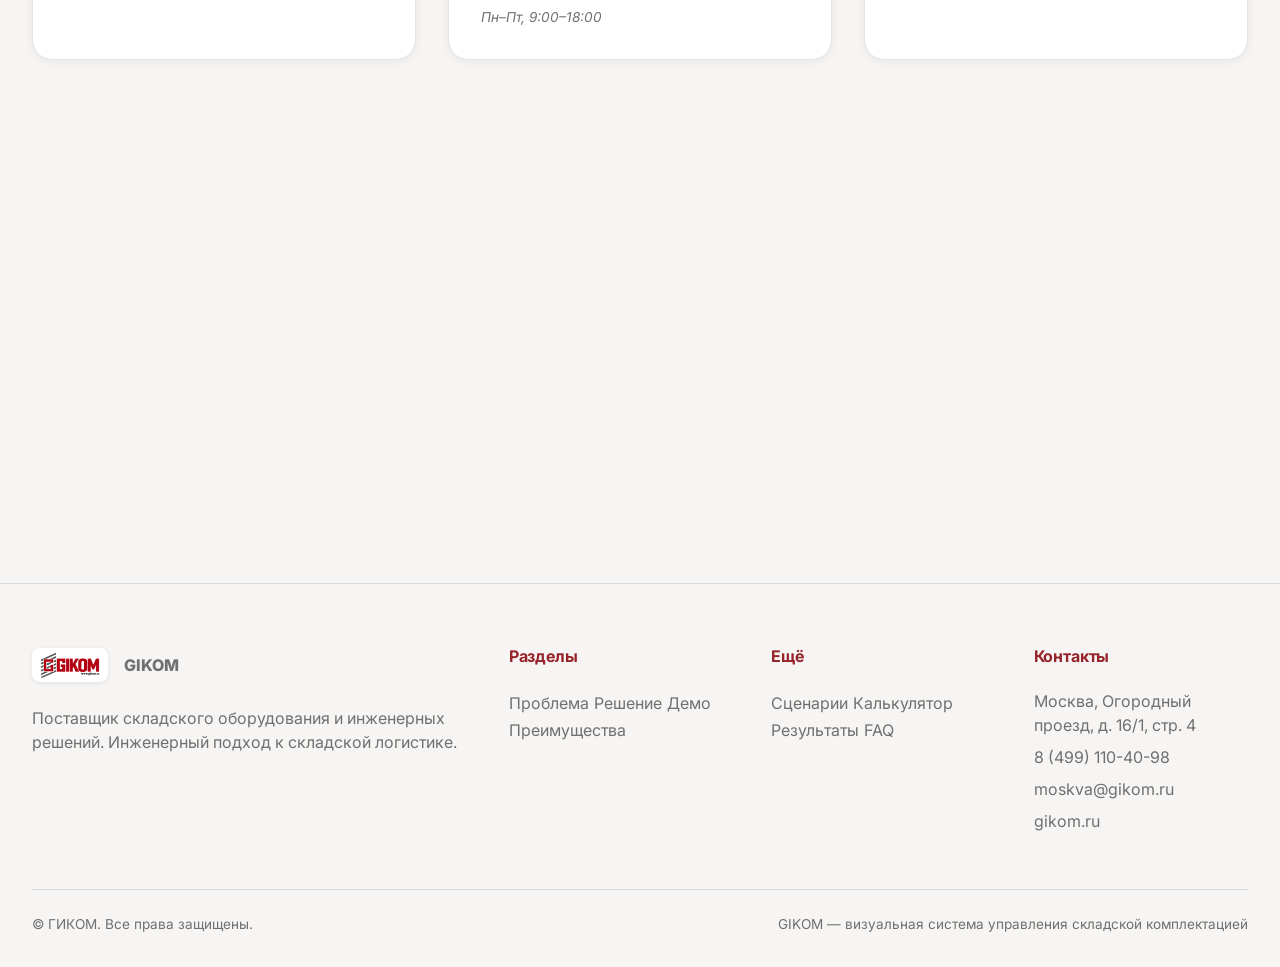
<file: landing/index.html>
<!DOCTYPE html>
<html lang="ru">
<head>
  <meta charset="UTF-8">
  <meta name="viewport" content="width=device-width, initial-scale=1.0">
  <title>GIKOM — визуальная система управления складской комплектацией</title>
  <meta name="description" content="GIKOM — визуальная система управления складской комплектацией. Цифровые задания и подсказки помогают быстрее находить товары, собирать заказы и снижать зависимость от опыта сотрудников.">
  <meta name="keywords" content="автоматизация складской комплектации, система Pick-to-Light, визуальная комплектация заказов, автоматизация сборки заказов на складе, оборудование для комплектации">
  <link rel="icon" href="assets/favicon.svg" type="image/svg+xml">
  <script type="application/ld+json">
  {
    "@context": "https://schema.org",
    "@type": "Organization",
    "name": "ГИКОМ",
    "url": "https://gikom.ru/",
    "logo": "https://gikom.ru/assets/images/logo-gikom.png",
    "email": "moskva@gikom.ru",
    "telephone": "+7-499-110-40-98",
    "address": {
      "@type": "PostalAddress",
      "streetAddress": "Огородный проезд, д. 16/1, стр. 4",
      "addressLocality": "Москва",
      "addressCountry": "RU"
    },
    "sameAs": [
      "https://t.me/GK_GIKOM",
      "https://dzen.ru/gikom",
      "https://rutube.ru/channel/58065994/videos/",
      "https://youtube.com/@gikom"
    ]
  }
  </script>
  <link rel="preconnect" href="https://fonts.googleapis.com">
  <link rel="preconnect" href="https://fonts.gstatic.com" crossorigin>
  <link href="https://fonts.googleapis.com/css2?family=Inter:wght@400;500;600;700;800;900&display=swap" rel="stylesheet">

  <link rel="stylesheet" href="css/reset.css">
  <link rel="stylesheet" href="css/variables.css">
  <link rel="stylesheet" href="css/layout.css">
  <link rel="stylesheet" href="css/components.css">
  <link rel="stylesheet" href="css/animations.css">
  <link rel="stylesheet" href="css/responsive.css">

  <!-- Open Graph -->
  <meta property="og:title" content="GIKOM — визуальная система управления складской комплектацией">
  <meta property="og:description" content="Визуальная система управления складской комплектацией. Система думает за сотрудника.">
  <meta property="og:type" content="website">
  <meta property="og:locale" content="ru_RU">
</head>
<body>
  <div class="progress" aria-hidden="true"></div>

  <!-- Header -->
  <header class="site-header">
    <div class="container site-header__inner">
      <a href="#top" class="logo">
        <img src="assets/images/logo-gikom.png" alt="GIKOM" class="logo__img">
        <span>GIKOM</span>
      </a>
      <nav class="nav">
        <a href="#problem">Проблема</a>
        <a href="#solution">Решение</a>
        <a href="#demo">Демо</a>
        <a href="#benefits">Преимущества</a>
        <a href="#scenarios">Сценарии</a>
        <a href="#calc">Калькулятор</a>
        <a href="#contact" class="nav__cta" data-cta="header-cta">Рассчитать эффект</a>
      </nav>
      <button class="burger" aria-label="Меню">☰</button>
    </div>
  </header>

  <main id="top">

  <!-- ================= HERO ================= -->
  <section class="hero" id="hero">
    <div class="glow" style="width:500px;height:500px;background:rgba(61,220,151,0.15);top:-100px;right:-100px;"></div>
    <div class="container">
      <div class="hero__grid">
        <div>
          <div class="hero__kicker">ГИКОМ × Визуальная комплектация</div>
          <h1 class="hero__title">
            <span class="word">Комплектация</span>
            <span class="word">склада,</span>
            <span class="word">в&nbsp;которой</span>
            <span class="word accent">система</span>
            <span class="word">думает</span>
            <span class="word">за&nbsp;сотрудника</span>
          </h1>
          <p class="hero__lead">
            Визуальные подсказки помогают быстрее находить товары, выполнять задания по маршруту
            и сокращать зависимость складских процессов от опыта сотрудников.
          </p>
          <div class="hero__actions">
            <a href="#calc" class="btn btn--primary btn--lg" data-cta="hero-calc">
              Рассчитать эффект для моего склада <span class="btn__arrow">→</span>
            </a>
            <a href="#demo" class="btn btn--ghost btn--lg" data-cta="hero-demo">
              Посмотреть, как это работает
            </a>
          </div>
          <p class="hero__note">Визуальная система управления складской комплектацией</p>
        </div>
        <div class="scene floating">
          <div class="rack" id="hero-rack">
            <!-- 4x5 rack -->
          </div>
          <div class="scene__task">
            <div class="scene__task-row"><span>Задание</span><b>Заказ № 1042</b></div>
            <div class="scene__task-row"><span>Товар</span><b>Позиция A-104</b></div>
            <div class="scene__task-row"><span>Ячейка</span><b>B-03</b></div>
            <div class="scene__task-row"><span>Количество</span><b>3 шт.</b></div>
            <div class="scene__status"><span class="scene__dot"></span>Ожидает выполнения</div>
          </div>
        </div>
      </div>
    </div>
  </section>

  <!-- ================= PROBLEM ================= -->
  <section class="section" id="problem">
    <div class="container">
      <div class="section__head reveal">
        <span class="section__kicker">Проблема</span>
        <h2 class="section__title">Сколько времени сотрудники тратят не на сборку, а на поиск?</h2>
        <p class="section__lead">На большинстве складов комплектация по-прежнему строится на памяти и опыте сотрудников. Это создаёт скрытые потери, которые растут вместе с объёмами.</p>
      </div>
      <div class="grid grid--2 stagger">
        <div class="problem-card">
          <div class="problem-card__num">01</div>
          <h3 class="problem-card__title">Долгое обучение</h3>
          <p class="problem-card__text">Новичку приходится изучать ассортимент, расположение товаров и правила комплектации. Знания опытных сотрудников становятся критически важными.</p>
        </div>
        <div class="problem-card">
          <div class="problem-card__num">02</div>
          <h3 class="problem-card__title">Лишние перемещения</h3>
          <p class="problem-card__text">Поиск нужных позиций и неэффективная последовательность отбора увеличивают продолжительность сборки и утомляют сотрудников.</p>
        </div>
        <div class="problem-card">
          <div class="problem-card__num">03</div>
          <h3 class="problem-card__title">Ошибки комплектации</h3>
          <p class="problem-card__text">Неправильный отбор может привести к пересортице, недовозу, повторной сборке и задержкам отгрузки.</p>
        </div>
        <div class="problem-card">
          <div class="problem-card__num">04</div>
          <h3 class="problem-card__title">Зависимость от опыта</h3>
          <p class="problem-card__text">Знания опытных сотрудников становятся критически важными для стабильной работы склада. Руководителю трудно обеспечить одинаковую скорость разных смен.</p>
        </div>
      </div>
    </div>
  </section>

  <!-- ================= SOLUTION ================= -->
  <section class="section section--alt" id="solution">
    <div class="container">
      <div class="section__head reveal">
        <span class="section__kicker">Решение</span>
        <h2 class="section__title">Переносим складскую логику в систему</h2>
        <p class="section__lead">GIKOM помогает организовать процесс комплектации: система формирует задания, определяет последовательность действий и направляет сотрудника к нужным товарам.</p>
      </div>
      <div class="solution">
        <div class="solution__step reveal">
          <div class="solution__icon">📋</div>
          <div class="solution__num">01</div>
          <h3 class="solution__title">Заказ</h3>
          <p class="solution__text">Система получает задание на комплектацию из учётной системы.</p>
        </div>
        <div class="solution__step reveal">
          <div class="solution__icon">🗺️</div>
          <div class="solution__num">02</div>
          <h3 class="solution__title">Маршрут</h3>
          <p class="solution__text">Определяет оптимальную последовательность отбора и строит маршрут по карте склада.</p>
        </div>
        <div class="solution__step reveal">
          <div class="solution__icon">💡</div>
          <div class="solution__num">03</div>
          <h3 class="solution__title">Подсказка</h3>
          <p class="solution__text">Направляет сотрудника к нужной ячейке с помощью визуальных подсказок и световой индикации.</p>
        </div>
        <div class="solution__step reveal">
          <div class="solution__icon">✅</div>
          <div class="solution__num">04</div>
          <h3 class="solution__title">Выполнение</h3>
          <p class="solution__text">Сотрудник отбирает товар и подтверждает операцию. Система фиксирует выполнение.</p>
        </div>
      </div>
    </div>
  </section>

  <!-- ================= DEMO ================= -->
  <section class="section section--dark" id="demo">
    <div class="container">
      <div class="section__head reveal">
        <span class="section__kicker">Интерактивная демонстрация</span>
        <h2 class="section__title section__title--on-dark">Посмотрите, как сотрудник собирает заказ по подсказкам системы</h2>
        <p class="section__lead section__lead--on-dark">Демонстрация работает локально, без подключения к настоящей складской системе. Все данные — демонстрационные.</p>
      </div>
      <div class="demo reveal">
        <div class="demo__grid">
          <div>
            <div class="demo__rack" id="demo-rack">
              <!-- cells generated by JS -->
            </div>
            <div class="demo__progress"><div class="demo__progress-bar" id="demo-progress"></div></div>
            <div class="demo__status" id="demo-status">Получено задание. Нажмите «Следующий шаг».</div>
          </div>
          <div class="demo__info">
            <div class="demo__card">
              <div class="demo__card-title">Текущее задание (демо)</div>
              <div class="demo__card-row"><span>Заказ</span><b id="demo-order">Заказ № 1048</b></div>
              <div class="demo__card-row"><span>Товар</span><b id="demo-item">A-104</b></div>
              <div class="demo__card-row"><span>Ячейка</span><b id="demo-cell">B-03</b></div>
              <div class="demo__card-row"><span>Количество</span><b id="demo-qty">3 шт.</b></div>
              <div class="demo__card-row"><span>Статус</span><b id="demo-status-val">Ожидает выполнения</b></div>
            </div>
            <div class="demo__actions">
              <button class="demo__btn" id="demo-next">Следующий шаг</button>
              <button class="demo__btn demo__btn--secondary" id="demo-reset">Сбросить</button>
            </div>
            <p style="font-size:var(--fs-xs);opacity:0.6;line-height:var(--lh-loose);">
              Шаг 1 — получение задания, Шаг 2 — подсветка ячейки, Шаг 3 — отбор, Шаг 4 — подтверждение, Шаг 5 — следующая позиция.
            </p>
          </div>
        </div>
      </div>
    </div>
  </section>

  <!-- ================= BENEFITS ================= -->
  <section class="section" id="benefits">
    <div class="container">
      <div class="section__head reveal">
        <span class="section__kicker">Преимущества</span>
        <h2 class="section__title">Что меняется в работе склада</h2>
      </div>
      <div class="grid" style="grid-template-columns: 2fr 1fr 1fr; grid-template-rows: auto auto; gap: var(--space-4);">
        <div class="benefit--big reveal">
          <h3>Быстрее адаптация</h3>
          <p>Сотрудник следует визуальным подсказкам вместо самостоятельного изучения всей складской логики. Стандартизированный процесс помогает организовать работу сотрудников с разным уровнем подготовки.</p>
        </div>
        <div class="benefit--small reveal">
          <h4>Меньше времени на поиск</h4>
          <p>Система помогает определить нужную ячейку и последовательность действий.</p>
        </div>
        <div class="benefit--small reveal">
          <h4>Более управляемая комплектация</h4>
          <p>Процесс строится на цифровых заданиях, а выполнение операций можно отслеживать в рамках реализованного функционала.</p>
        </div>
        <div class="benefit--wide reveal" style="grid-column: 1 / -1;">
          <div>
            <h4 style="font-size:var(--fs-lg);margin-bottom:var(--space-2);">Меньше зависимости от опыта</h4>
            <p>Стандартизированный процесс помогает организовать работу сотрудников с разным уровнем подготовки и снижает зависимость от знаний конкретных людей.</p>
          </div>
          <img src="assets/images/benefits.png" alt="Преимущества системы отбора GIKOM" loading="lazy">
        </div>
      </div>

      <!-- Language block -->
      <div class="lang-block reveal" style="margin-top:var(--space-6);">
        <div class="grid grid--2" style="align-items:center;">
          <div>
            <h3 style="font-size:var(--fs-lg);margin-bottom:var(--space-2);">Складская работа без зависимости от сложных текстовых инструкций</h3>
            <p style="color:var(--color-text-muted);line-height:var(--lh-loose);margin-bottom:var(--space-3);">Визуальные задания помогают сотруднику ориентироваться в процессе комплектации, даже если он недостаточно хорошо владеет русским языком.</p>
            <ul style="display:flex;flex-direction:column;gap:var(--space-2);">
              <li style="display:flex;gap:var(--space-2);align-items:flex-start;"><span style="color:var(--color-accent);font-weight:700;">→</span> меньше необходимости запоминать адреса</li>
              <li style="display:flex;gap:var(--space-2);align-items:flex-start;"><span style="color:var(--color-accent);font-weight:700;">→</span> понятная последовательность действий</li>
              <li style="display:flex;gap:var(--space-2);align-items:flex-start;"><span style="color:var(--color-accent);font-weight:700;">→</span> потенциально более простая адаптация новых сотрудников</li>
            </ul>
            <p style="font-size:var(--fs-xs);color:var(--color-text-muted);margin-top:var(--space-3);font-style:italic;">Фактическая понятность интерфейса зависит от реализации, а требования к пониманию техники безопасности сохраняются.</p>
          </div>
          <div class="mock-ui">
            <div class="mock-ui__row"><span>Заказ</span><b>DEMO-1042</b></div>
            <div class="mock-ui__row"><span>Ячейка</span><b>B-12-04</b></div>
            <div class="mock-ui__row"><span>Количество</span><b>3 шт.</b></div>
            <div class="mock-ui__row"><span>Статус</span><b>Ожидает подтверждения</b></div>
          </div>
        </div>
      </div>
    </div>
  </section>

  <!-- ================= SCENARIOS ================= -->
  <section class="section section--alt" id="scenarios">
    <div class="container">
      <div class="section__head reveal">
        <span class="section__kicker">Сценарии применения</span>
        <h2 class="section__title">Подходит для складов с разными задачами комплектации</h2>
        <p class="section__lead">Не нужно утверждать, что решение одинаково подходит всем складам. Задача блока — показать возможные сценарии и мотивировать оценить собственный процесс.</p>
      </div>
      <div class="scenario-tabs">
        <button class="scenario-tab is-active" data-scenario="dist">Дистрибуция</button>
        <button class="scenario-tab" data-scenario="prod">Производство</button>
        <button class="scenario-tab" data-scenario="ecom">E-commerce</button>
        <button class="scenario-tab" data-scenario="turnover">Высокая текучесть</button>
      </div>
      <div class="scenario-panel" id="scenario-panel"></div>
    </div>
  </section>

  <!-- ================= CALCULATOR ================= -->
  <section class="section" id="calc">
    <div class="container">
      <div class="section__head reveal">
        <span class="section__kicker">Экономический эффект</span>
        <h2 class="section__title">Рассчитайте потенциальный эффект для своего склада</h2>
        <p class="section__lead">Предполагаемый прирост производительности — это пользовательское допущение, а не гарантированный результат. Расчёт должен учитывать фактическую загрузку сотрудников и структуру заказов.</p>
      </div>
      <div class="calc reveal">
        <div class="calc__grid">
          <div class="calc__inputs">
            <div class="calc__field">
              <label for="calc-pickers">Количество комплектовщиков</label>
              <input type="number" id="calc-pickers" value="6" min="1">
            </div>
            <div class="calc__field">
              <label for="calc-hourly">Средняя стоимость часа работы, ₽</label>
              <input type="number" id="calc-hourly" value="400" min="0">
            </div>
            <div class="calc__field">
              <label for="calc-hours">Рабочих часов в месяц</label>
              <input type="number" id="calc-hours" value="168" min="0">
            </div>
            <div class="calc__field">
              <label for="calc-time">Среднее время комплектации заказа, мин</label>
              <input type="number" id="calc-time" value="12" min="0">
            </div>
            <div class="calc__field">
              <label for="calc-orders">Количество заказов в месяц</label>
              <input type="number" id="calc-orders" value="1200" min="0">
            </div>
            <div class="calc__field">
              <label for="calc-errors">Затраты на ошибки и повторные операции, ₽/мес</label>
              <input type="number" id="calc-errors" value="30000" min="0">
            </div>
            <div class="calc__field">
              <label for="calc-gain">Предполагаемое изменение производительности, %</label>
              <input type="number" id="calc-gain" value="15" min="0" max="60">
            </div>
          </div>
          <div class="calc__results">
            <div class="calc__result">
              <span class="calc__result-label">Текущие затраты труда на комплектацию</span>
              <span class="calc__result-value" id="res-current-labor">—</span>
            </div>
            <div class="calc__result">
              <span class="calc__result-label">Стоимость рабочего времени комплектовщиков</span>
              <span class="calc__result-value" id="res-current-pickers">—</span>
            </div>
            <div class="calc__result">
              <span class="calc__result-label">Потенциально высвобождаемое время</span>
              <span class="calc__result-value" id="res-saved-hours">—</span>
            </div>
            <div class="calc__result">
              <span class="calc__result-label">Сценарный потенциал экономии</span>
              <span class="calc__result-value" id="res-potential">—</span>
            </div>
            <div class="calc__result">
              <span class="calc__result-label">Затраты на ошибки и повторные операции</span>
              <span class="calc__result-value" id="res-errors">—</span>
            </div>
            <p class="calc__note">Если стоимость внедрения неизвестна, точный срок окупаемости не рассчитывается. Предлагается запросить коммерческий расчёт у ГИКОМ.</p>
            <button class="btn btn--primary" style="width:100%;margin-top:var(--space-3);" id="calc-cta" data-cta="calc-cta">Получить расчёт для моего склада</button>
          </div>
        </div>
      </div>
    </div>
  </section>

  <!-- ================= IMPLEMENTATION ================= -->
  <section class="section" id="implementation">
    <div class="container">
      <div class="section__head reveal">
        <span class="section__kicker">Внедрение</span>
        <h2 class="section__title">От задачи склада до работающего решения</h2>
        <p class="section__lead">Указанные этапы — предлагаемая схема работы над проектом. Перед публикацией необходимо подтвердить, какие именно работы ГИКОМ выполняет самостоятельно.</p>
      </div>
      <div class="timeline reveal">
        <div class="timeline__item">
          <div class="timeline__num">01</div>
          <h3 class="timeline__name">Анализ</h3>
          <p class="timeline__text">Изучаем текущую комплектацию, инфраструктуру и основные потери времени.</p>
        </div>
        <div class="timeline__item">
          <div class="timeline__num">02</div>
          <h3 class="timeline__name">Проектирование</h3>
          <p class="timeline__text">Определяем подходящий сценарий применения технологии и необходимое оборудование.</p>
        </div>
        <div class="timeline__item">
          <div class="timeline__num">03</div>
          <h3 class="timeline__name">Подготовка</h3>
          <p class="timeline__text">Согласуем интеграцию, складскую адресацию и требования к инфраструктуре.</p>
        </div>
        <div class="timeline__item">
          <div class="timeline__num">04</div>
          <h3 class="timeline__name">Запуск</h3>
          <p class="timeline__text">Настраиваем решение и проверяем работу на выбранном участке.</p>
        </div>
        <div class="timeline__item">
          <div class="timeline__num">05</div>
          <h3 class="timeline__name">Оценка результата</h3>
          <p class="timeline__text">Сравниваем показатели до и после внедрения и определяем потенциал масштабирования.</p>
        </div>
      </div>
    </div>
  </section>

  <!-- ================= METRICS ================= -->
  <section class="section section--alt" id="metrics">
    <div class="container">
      <div class="section__head reveal">
        <span class="section__kicker">Результат</span>
        <h2 class="section__title">Результат должен измеряться на вашем складе</h2>
        <p class="section__lead">Вместо общих обещаний показываем, какие показатели можно оценивать. После появления подтверждённых данных шаблон заменяется реальными цифрами.</p>
      </div>
      <div class="metrics reveal">
        <div class="metric"><div class="metric__value">⏱</div><div class="metric__label">Время сборки заказа</div></div>
        <div class="metric"><div class="metric__value">📦</div><div class="metric__label">Количество строк заказа в час</div></div>
        <div class="metric"><div class="metric__value">🎯</div><div class="metric__label">Число ошибок на 1 000 строк</div></div>
        <div class="metric"><div class="metric__value">👤</div><div class="metric__label">Время адаптации нового сотрудника</div></div>
        <div class="metric"><div class="metric__value">📊</div><div class="metric__label">Заказов на одного комплектовщика</div></div>
        <div class="metric"><div class="metric__value">💰</div><div class="metric__label">Затраты на повторные операции</div></div>
      </div>
    </div>
  </section>

  <!-- ================= FAQ ================= -->
  <section class="section" id="faq">
    <div class="container">
      <div class="section__head reveal" style="text-align:center;margin-left:auto;margin-right:auto;">
        <span class="section__kicker">FAQ</span>
        <h2 class="section__title">Что важно знать перед внедрением</h2>
      </div>
      <div class="faq">
        <div class="faq__item">
          <button class="faq__q">С какими складскими системами интегрируется решение? <span class="faq__icon">+</span></button>
          <div class="faq__a"><p>Ответы основываются на технической документации и согласованных условиях поставки. Конкретные интеграции, протоколы обмена и поддерживаемые модели оборудования необходимо подтвердить до включения в коммерческое предложение.</p></div>
        </div>
        <div class="faq__item">
          <button class="faq__q">Можно ли использовать существующие стеллажи? <span class="faq__icon">+</span></button>
          <div class="faq__a"><p>Совместимость с существующим оборудованием склада рассматривается на этапе обследования. Решение может работать поверх существующей инфраструктуры.</p></div>
        </div>
        <div class="faq__item">
          <button class="faq__q">Как организована работа сотрудников, которые не говорят по-русски? <span class="faq__icon">+</span></button>
          <div class="faq__a"><p>Визуальные задания помогают сотруднику ориентироваться в процессе комплектации, даже если он недостаточно хорошо владеет русским языком. Фактическая понятность интерфейса зависит от реализации, а требования к пониманию техники безопасности сохраняются.</p></div>
        </div>
        <div class="faq__item">
          <button class="faq__q">Как подтверждается правильность отбора товара? <span class="faq__icon">+</span></button>
          <div class="faq__a"><p>Уровень контроля зависит от реализации. Подсветка ячейки сама по себе не гарантирует отсутствие ошибок — необходимо учитывать способы подтверждения отбора.</p></div>
        </div>
        <div class="faq__item">
          <button class="faq__q">Сколько времени занимает внедрение? <span class="faq__icon">+</span></button>
          <div class="faq__a"><p>Конкретные сроки и границы ответственности необходимо подтвердить перед публикацией. Этапы: обследование, проектирование, пилот, оценка результата, масштабирование.</p></div>
        </div>
        <div class="faq__item">
          <button class="faq__q">Нужно ли останавливать склад на время монтажа? <span class="faq__icon">+</span></button>
          <div class="faq__a"><p>Возможность внедрения без остановки склада рассматривается на этапе проектирования решения и зависит от выбранного сценария.</p></div>
        </div>
        <div class="faq__item">
          <button class="faq__q">Из чего складывается стоимость решения? <span class="faq__icon">+</span></button>
          <div class="faq__a"><p>Стоимость складывается из оборудования, ПО, интеграции и сопровождения. Точный расчёт — по запросу после обследования.</p></div>
        </div>
        <div class="faq__item">
          <button class="faq__q">Как оценить экономический эффект? <span class="faq__icon">+</span></button>
          <div class="faq__a"><p>Используйте калькулятор на этой странице. Предполагаемый прирост производительности — пользовательское допущение, не гарантированный результат.</p></div>
        </div>
        <div class="faq__item">
          <button class="faq__q">Можно ли начать с одного участка склада? <span class="faq__icon">+</span></button>
          <div class="faq__a"><p>Да, возможен старт с одного участка и масштабирование при подтверждённой эффективности.</p></div>
        </div>
        <div class="faq__item">
          <button class="faq__q">Какое оборудование требуется для работы? <span class="faq__icon">+</span></button>
          <div class="faq__a"><p>Перечень оборудования, которое подключается к системе, уточняется на этапе обследования.</p></div>
        </div>
      </div>
    </div>
  </section>

  <!-- ================= CONTACT ================= -->
  <section class="section" id="contact">
    <div class="container">
      <div class="section__head reveal">
        <span class="section__kicker">Контакты</span>
        <h2 class="section__title">Посчитаем, какой эффект система может дать вашему складу</h2>
        <p class="section__lead">Расскажите о текущих процессах комплектации. ГИКОМ поможет определить, где визуальная система управления может быть полезна, и подготовит предложение для вашего склада.</p>
      </div>
      <div class="form">
        <form class="form__fields" id="lead-form" novalidate>
          <div class="form__row">
            <div class="form__field">
              <label for="f-name">Имя</label>
              <input type="text" id="f-name" name="name" required>
            </div>
            <div class="form__field">
              <label for="f-company">Компания</label>
              <input type="text" id="f-company" name="company" required>
            </div>
          </div>
          <div class="form__row">
            <div class="form__field">
              <label for="f-phone">Рабочий телефон или e-mail</label>
              <input type="text" id="f-phone" name="contact" required>
            </div>
            <div class="form__field">
              <label for="f-pickers">Количество комплектовщиков</label>
              <input type="number" id="f-pickers" name="pickers" min="0">
            </div>
          </div>
          <div class="form__field">
            <label for="f-task">Краткое описание задачи</label>
            <textarea id="f-task" name="task" rows="4"></textarea>
          </div>
          <button type="submit" class="btn btn--primary btn--lg" data-cta="form-submit">Получить консультацию и расчёт</button>
          <div class="form__success" id="form-success">Спасибо! Мы свяжемся с вами и подготовим расчёт.</div>
          <p class="form__consent">Нажимая кнопку, вы соглашаетесь с обработкой персональных данных.</p>
        </form>
        <div class="form__side">
          <h3>Начнём с вашей задачи</h3>
          <p>Без необходимости сразу принимать решение о внедрении. ГИКОМ поможет оценить потенциал визуальной комплектации для вашего склада.</p>
          <img src="assets/images/Индустриальный склад с многоуровневыми стеллажами-2.png" alt="Склад" style="border-radius:var(--radius-md);">
          <div style="font-size:var(--fs-sm);opacity:0.8;">
            <p>Головной офис · Москва</p>
            <p>Огородный проезд, д. 16/1, стр. 4</p>
            <p>8 (499) 110-40-98 · 8 (985) 760-55-85</p>
            <p>moskva@gikom.ru</p>
          </div>
        </div>
      </div>
    </div>
  </section>

  <!-- ================= CONTACTS ================= -->
  <section class="section section--alt" id="offices">
    <div class="container">
      <div class="section__head reveal">
        <span class="section__kicker">Контакты</span>
        <h2 class="section__title">Офисы ГИКОМ</h2>
        <p class="section__lead">Выберите удобный офис и канал связи.</p>
      </div>
      <div class="grid grid--3 reveal">
        <div class="office-card">
          <h3 class="office-card__city">Москва</h3>
          <p class="office-card__addr">г. Москва, Огородный проезд, дом 16/1, строение 4</p>
          <p class="office-card__email">moskva@gikom.ru</p>
          <ul class="office-card__phones">
            <li>8 (499) 110-40-98</li>
            <li>8 (985) 760-55-85</li>
            <li>8 (800) 555-28-81</li>
          </ul>
          <p class="office-card__hours">Пн–Пт, 9:00–18:00</p>
        </div>
        <div class="office-card">
          <h3 class="office-card__city">Краснодар</h3>
          <p class="office-card__addr">г. Краснодар, ул. 40 лет Победы, 145</p>
          <p class="office-card__email">gikom@gikom.ru</p>
          <ul class="office-card__phones">
            <li>8 (861) 205-00-98</li>
            <li>8 (918) 210-38-48</li>
            <li>8 (800) 555-28-81</li>
          </ul>
          <p class="office-card__hours">Пн–Пт, 9:00–18:00</p>
        </div>
        <div class="office-card">
          <h3 class="office-card__city">Казань</h3>
          <p class="office-card__addr">г. Казань, ул. Шуртыгина, 3, 2 этаж, офис 24</p>
          <p class="office-card__email">gikom@gikom.ru</p>
          <ul class="office-card__phones">
            <li>8 (843) 558-65-64</li>
            <li>8 (800) 555-28-81</li>
          </ul>
          <p class="office-card__hours">Пн–Пт, 9:00–18:00</p>
        </div>
        <div class="office-card">
          <h3 class="office-card__city">Ростов-на-Дону</h3>
          <p class="office-card__addr">г. Ростов-на-Дону, ул. Орская, 17/1</p>
          <p class="office-card__email">rostov@gikom.ru</p>
          <ul class="office-card__phones">
            <li>8 (863) 322-04-38</li>
            <li>8 (800) 555-28-81</li>
          </ul>
          <p class="office-card__hours">Пн–Пт, 9:00–18:00</p>
        </div>
        <div class="office-card">
          <h3 class="office-card__city">Воронеж</h3>
          <p class="office-card__addr">г. Воронеж, Ленинский проспект, 172, офис 804</p>
          <p class="office-card__email">voronezh@gikom.ru</p>
          <ul class="office-card__phones">
            <li>8 (473) 300-36-48</li>
            <li>8 (800) 555-28-81</li>
          </ul>
          <p class="office-card__hours">Пн–Пт, 9:00–18:00</p>
        </div>
        <div class="office-card">
          <h3 class="office-card__city">Ставрополь</h3>
          <p class="office-card__addr">г. Ставрополь, ул. Заводская, 11</p>
          <p class="office-card__email">gikom@gikom.ru</p>
          <ul class="office-card__phones">
            <li>8 (918) 210-38-48</li>
            <li>8 (800) 555-28-81</li>
          </ul>
          <p class="office-card__hours">Пн–Пт, 9:00–18:00</p>
        </div>
      </div>
      <div class="contacts-corporate reveal" style="margin-top:var(--space-6);">
        <div class="contacts-corporate__block">
          <h3>Общие корпоративные контакты</h3>
          <p>Бесплатный телефон по России: <a href="tel:88005552881">8 (800) 555-28-81</a></p>
          <p>Электронная почта: <a href="mailto:moskva@gikom.ru">moskva@gikom.ru</a></p>
          <p>Официальный сайт: <a href="https://gikom.ru/" target="_blank" rel="noopener">https://gikom.ru/</a></p>
        </div>
        <div class="contacts-corporate__block">
          <h3>Официальные каналы</h3>
          <ul class="social-list">
            <li><a href="https://t.me/GK_GIKOM" target="_blank" rel="noopener">Telegram — ГК ГИКОМ</a></li>
            <li><a href="https://dzen.ru/gikom" target="_blank" rel="noopener">Дзен</a></li>
            <li><a href="https://rutube.ru/channel/58065994/videos/" target="_blank" rel="noopener">RuTube</a></li>
            <li><a href="https://youtube.com/@gikom" target="_blank" rel="noopener">YouTube</a></li>
            <li><a href="https://www.instagram.com/gk_gikom/" target="_blank" rel="noopener">Instagram</a></li>
          </ul>
        </div>
      </div>
    </div>
  </section>

  </main>

  <!-- Footer -->
  <footer class="site-footer">
    <div class="container">
      <div class="site-footer__grid">
        <div>
          <a href="#top" class="logo" style="margin-bottom:var(--space-3);">
            <img src="assets/images/logo-gikom.png" alt="GIKOM" class="logo__img">
            <span>GIKOM</span>
          </a>
          <p>Поставщик складского оборудования и инженерных решений. Инженерный подход к складской логистике.</p>
        </div>
        <div>
          <h4>Разделы</h4>
          <a href="#problem">Проблема</a>
          <a href="#solution">Решение</a>
          <a href="#demo">Демо</a>
          <a href="#benefits">Преимущества</a>
        </div>
        <div>
          <h4>Ещё</h4>
          <a href="#scenarios">Сценарии</a>
          <a href="#calc">Калькулятор</a>
          <a href="#metrics">Результаты</a>
          <a href="#faq">FAQ</a>
        </div>
        <div>
          <h4>Контакты</h4>
          <p>Москва, Огородный проезд, д. 16/1, стр. 4</p>
          <p>8 (499) 110-40-98</p>
          <p>moskva@gikom.ru</p>
          <p>gikom.ru</p>
        </div>
      </div>
      <div class="site-footer__bottom">
        <span>© ГИКОМ. Все права защищены.</span>
        <span>GIKOM — визуальная система управления складской комплектацией</span>
      </div>
    </div>
  </footer>

  <script src="js/analytics.js"></script>
  <script src="js/main.js"></script>
  <script src="js/picking-demo.js"></script>
  <script src="js/scenarios.js"></script>
  <script src="js/calculator.js"></script>
  <script src="js/faq.js"></script>
  <script src="js/forms.js"></script>

  <script>
    // Generate hero rack cells
    (function () {
      const rack = document.getElementById("hero-rack");
      if (!rack) return;
      for (let r = 0; r < 4; r++) {
        const row = document.createElement("div");
        row.className = "rack__row";
        for (let c = 0; c < 6; c++) {
          const cell = document.createElement("div");
          cell.className = "rack__cell";
          if ((r === 1 && c === 2) || (r === 2 && c === 4)) cell.classList.add("is-lit");
          row.appendChild(cell);
        }
        rack.appendChild(row);
      }
    })();

    // Generate demo rack cells (5x4)
    (function () {
      const rack = document.getElementById("demo-rack");
      if (!rack) return;
      const labels = ["A-01","A-02","A-03","A-04","A-05","B-01","B-02","B-03","B-04","B-05","C-01","C-02","C-03","C-04","C-05","D-01","D-02","D-03","D-04","D-05"];
      labels.forEach((l, i) => {
        const cell = document.createElement("div");
        cell.className = "demo__cell";
        cell.dataset.cell = l;
        cell.textContent = l;
        rack.appendChild(cell);
      });
    })();
  </script>
</body>
</html>
</file>
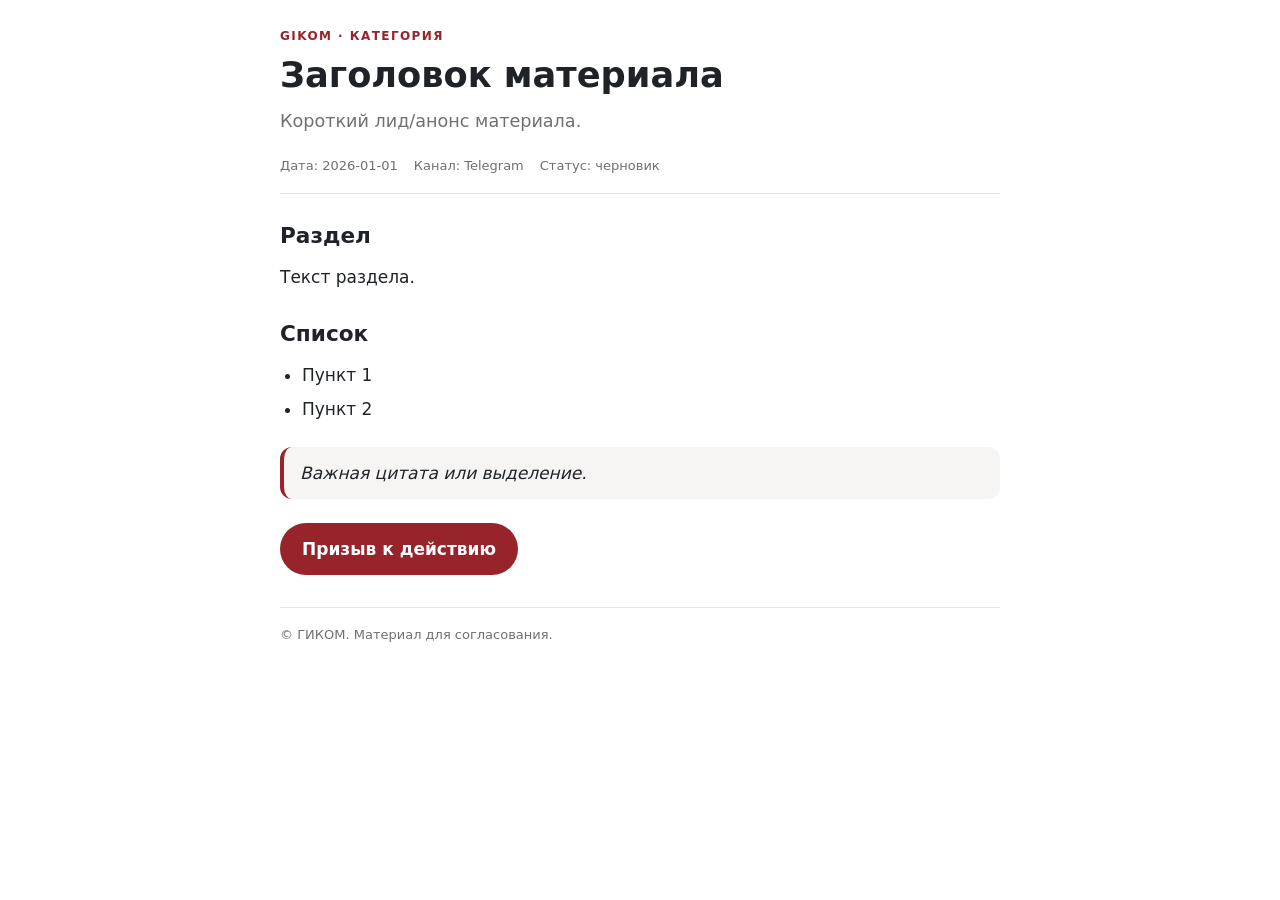
<file: content/_template/index.html>
<!DOCTYPE html>
<html lang="ru">
<head>
  <meta charset="UTF-8">
  <meta name="viewport" content="width=device-width, initial-scale=1.0">
  <title>Заголовок материала — GIKOM</title>
  <meta name="description" content="Краткое описание материала.">
  <link rel="stylesheet" href="../css/content.css">
</head>
<body>
  <main class="content">
    <span class="content__kicker">GIKOM · Категория</span>
    <h1 class="content__title">Заголовок материала</h1>
    <p class="content__lead">Короткий лид/анонс материала.</p>

    <div class="content__meta">
      <span>Дата: 2026-01-01</span>
      <span>Канал: Telegram</span>
      <span>Статус: черновик</span>
    </div>

    <section class="content__section">
      <h2>Раздел</h2>
      <p>Текст раздела.</p>
    </section>

    <section class="content__section">
      <h2>Список</h2>
      <ul>
        <li>Пункт 1</li>
        <li>Пункт 2</li>
      </ul>
    </section>

    <blockquote class="content__quote">
      Важная цитата или выделение.
    </blockquote>

    <a class="content__cta" href="#">Призыв к действию</a>

    <div class="content__footer">
      © ГИКОМ. Материал для согласования.
    </div>
  </main>
</body>
</html>
</file>
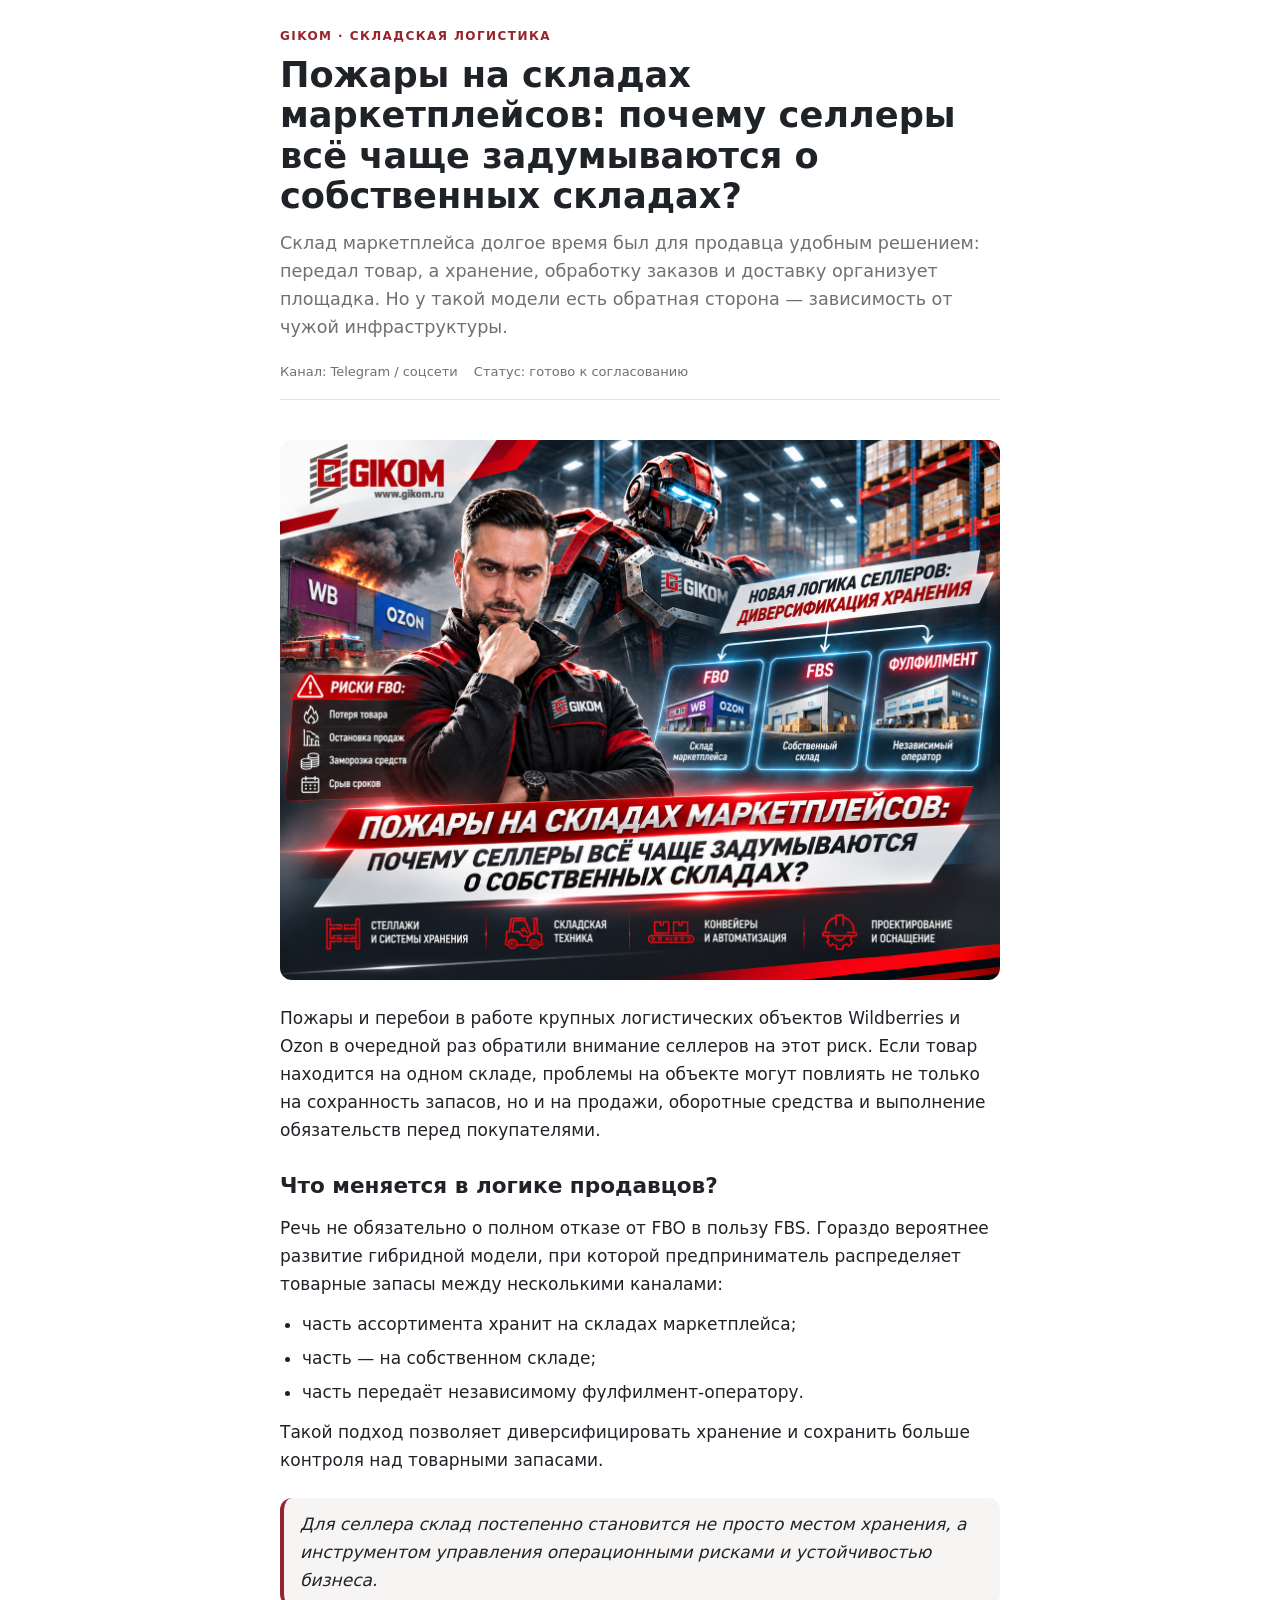
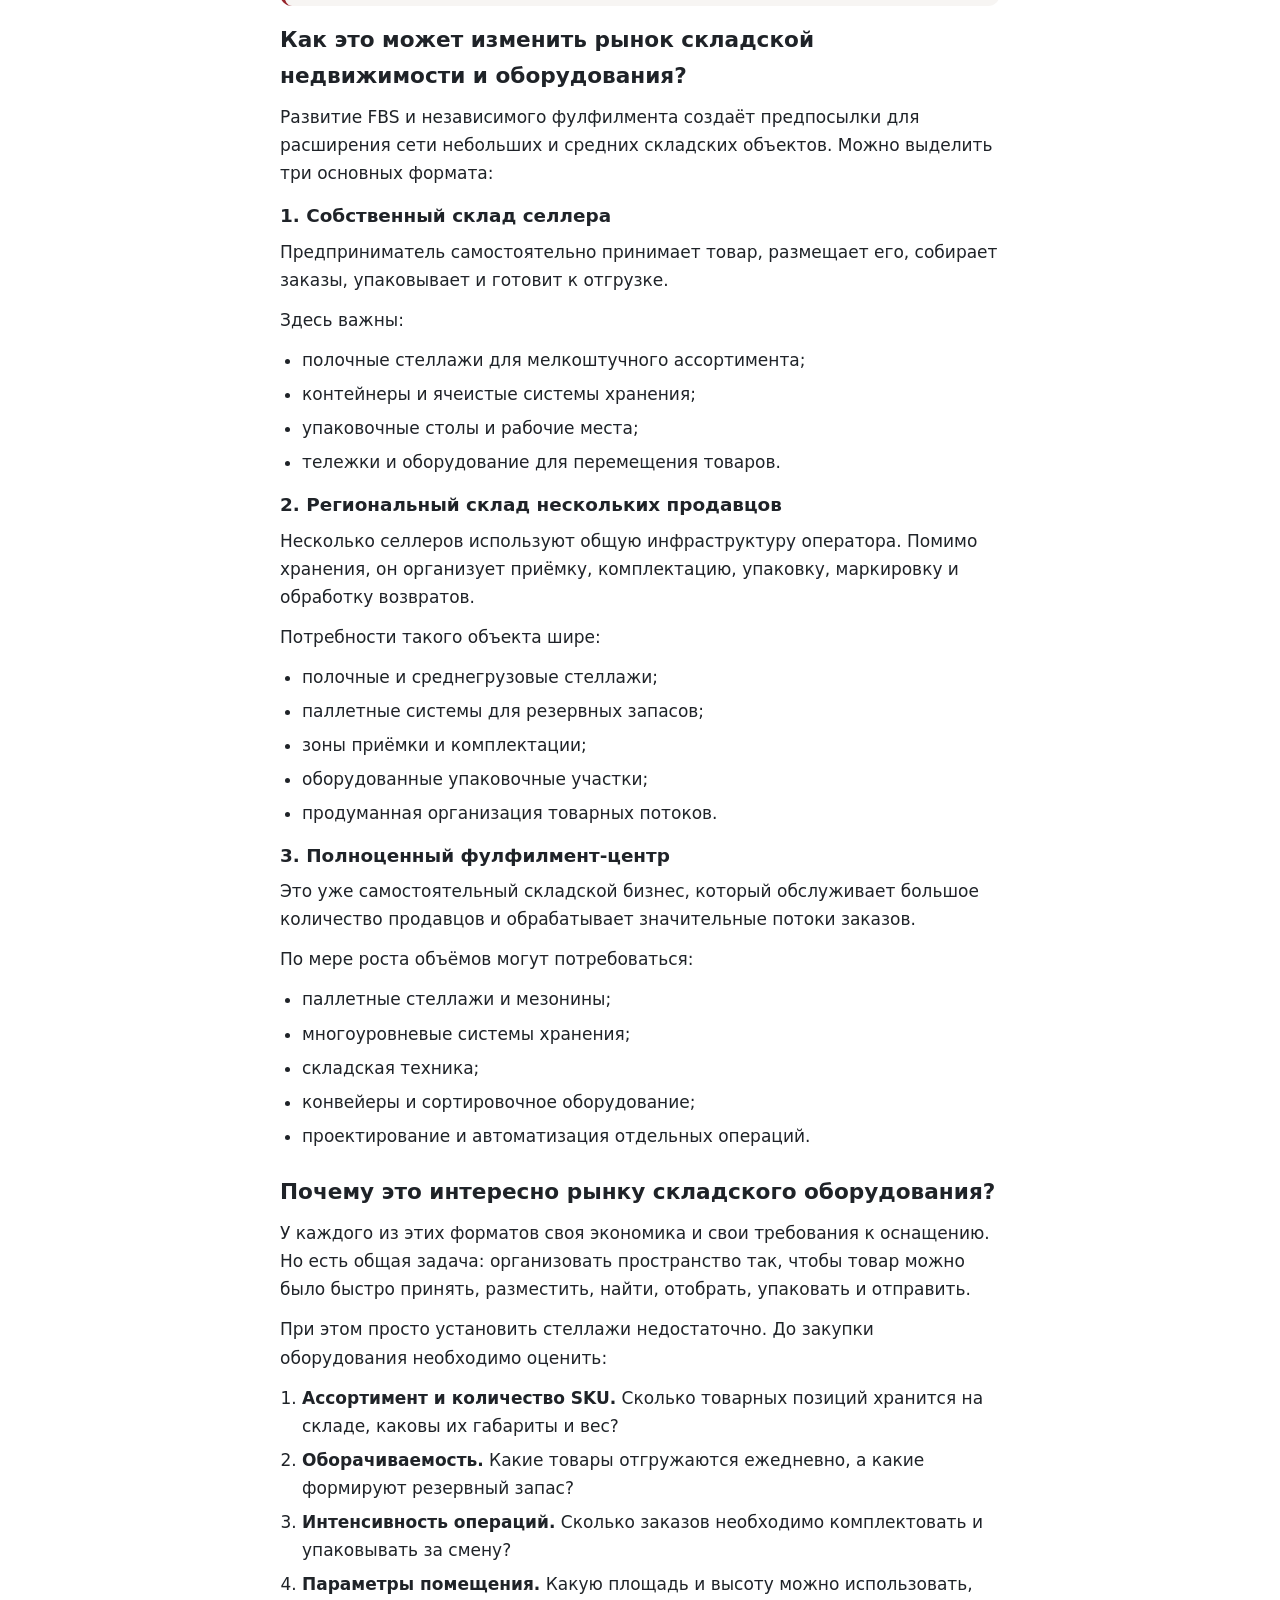
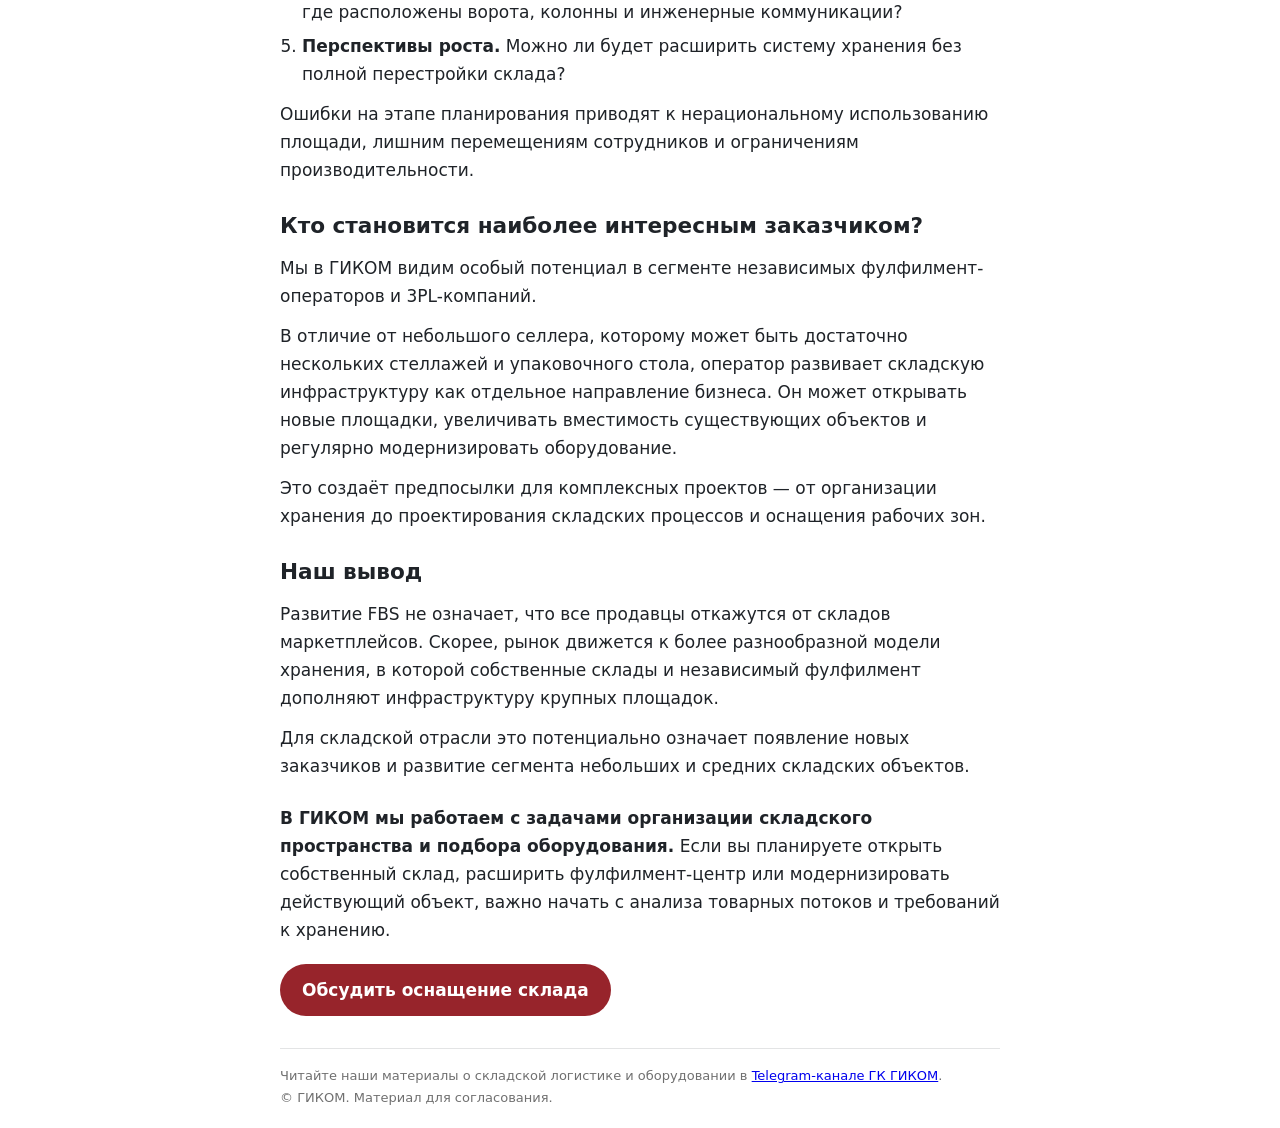
<file: content/pozhary-na-skladah-marketpleysov/index.html>
<!DOCTYPE html>
<html lang="ru">
<head>
  <meta charset="UTF-8">
  <meta name="viewport" content="width=device-width, initial-scale=1.0">
  <title>Пожары на складах маркетплейсов: почему селлеры всё чаще задумываются о собственных складах? — GIKOM</title>
  <meta name="description" content="Разбор: как пожары и перебои на складах маркетплейсов меняют подход продавцов к хранению и почему растёт интерес к собственным и независимым складам.">
  <link rel="stylesheet" href="../css/content.css">
</head>
<body>
  <main class="content">
    <span class="content__kicker">GIKOM · Складская логистика</span>
    <h1 class="content__title">Пожары на складах маркетплейсов: почему селлеры всё чаще задумываются о собственных складах?</h1>
    <p class="content__lead">Склад маркетплейса долгое время был для продавца удобным решением: передал товар, а хранение, обработку заказов и доставку организует площадка. Но у такой модели есть обратная сторона — зависимость от чужой инфраструктуры.</p>

    <div class="content__meta">
      <span>Канал: Telegram / соцсети</span>
      <span>Статус: готово к согласованию</span>
    </div>

    <img class="content__image" src="cover.png" alt="Складская логистика и хранение — ГИКОМ">

    <section class="content__section">
      <p>Пожары и перебои в работе крупных логистических объектов Wildberries и Ozon в очередной раз обратили внимание селлеров на этот риск. Если товар находится на одном складе, проблемы на объекте могут повлиять не только на сохранность запасов, но и на продажи, оборотные средства и выполнение обязательств перед покупателями.</p>
    </section>

    <section class="content__section">
      <h2>Что меняется в логике продавцов?</h2>
      <p>Речь не обязательно о полном отказе от FBO в пользу FBS. Гораздо вероятнее развитие гибридной модели, при которой предприниматель распределяет товарные запасы между несколькими каналами:</p>
      <ul>
        <li>часть ассортимента хранит на складах маркетплейса;</li>
        <li>часть — на собственном складе;</li>
        <li>часть передаёт независимому фулфилмент-оператору.</li>
      </ul>
      <p>Такой подход позволяет диверсифицировать хранение и сохранить больше контроля над товарными запасами.</p>
    </section>

    <blockquote class="content__quote">
      Для селлера склад постепенно становится не просто местом хранения, а инструментом управления операционными рисками и устойчивостью бизнеса.
    </blockquote>

    <section class="content__section">
      <h2>Как это может изменить рынок складской недвижимости и оборудования?</h2>
      <p>Развитие FBS и независимого фулфилмента создаёт предпосылки для расширения сети небольших и средних складских объектов. Можно выделить три основных формата:</p>

      <h3>1. Собственный склад селлера</h3>
      <p>Предприниматель самостоятельно принимает товар, размещает его, собирает заказы, упаковывает и готовит к отгрузке.</p>
      <p>Здесь важны:</p>
      <ul>
        <li>полочные стеллажи для мелкоштучного ассортимента;</li>
        <li>контейнеры и ячеистые системы хранения;</li>
        <li>упаковочные столы и рабочие места;</li>
        <li>тележки и оборудование для перемещения товаров.</li>
      </ul>

      <h3>2. Региональный склад нескольких продавцов</h3>
      <p>Несколько селлеров используют общую инфраструктуру оператора. Помимо хранения, он организует приёмку, комплектацию, упаковку, маркировку и обработку возвратов.</p>
      <p>Потребности такого объекта шире:</p>
      <ul>
        <li>полочные и среднегрузовые стеллажи;</li>
        <li>паллетные системы для резервных запасов;</li>
        <li>зоны приёмки и комплектации;</li>
        <li>оборудованные упаковочные участки;</li>
        <li>продуманная организация товарных потоков.</li>
      </ul>

      <h3>3. Полноценный фулфилмент-центр</h3>
      <p>Это уже самостоятельный складской бизнес, который обслуживает большое количество продавцов и обрабатывает значительные потоки заказов.</p>
      <p>По мере роста объёмов могут потребоваться:</p>
      <ul>
        <li>паллетные стеллажи и мезонины;</li>
        <li>многоуровневые системы хранения;</li>
        <li>складская техника;</li>
        <li>конвейеры и сортировочное оборудование;</li>
        <li>проектирование и автоматизация отдельных операций.</li>
      </ul>
    </section>

    <section class="content__section">
      <h2>Почему это интересно рынку складского оборудования?</h2>
      <p>У каждого из этих форматов своя экономика и свои требования к оснащению. Но есть общая задача: организовать пространство так, чтобы товар можно было быстро принять, разместить, найти, отобрать, упаковать и отправить.</p>
      <p>При этом просто установить стеллажи недостаточно. До закупки оборудования необходимо оценить:</p>
      <ol>
        <li><strong>Ассортимент и количество SKU.</strong> Сколько товарных позиций хранится на складе, каковы их габариты и вес?</li>
        <li><strong>Оборачиваемость.</strong> Какие товары отгружаются ежедневно, а какие формируют резервный запас?</li>
        <li><strong>Интенсивность операций.</strong> Сколько заказов необходимо комплектовать и упаковывать за смену?</li>
        <li><strong>Параметры помещения.</strong> Какую площадь и высоту можно использовать, где расположены ворота, колонны и инженерные коммуникации?</li>
        <li><strong>Перспективы роста.</strong> Можно ли будет расширить систему хранения без полной перестройки склада?</li>
      </ol>
      <p>Ошибки на этапе планирования приводят к нерациональному использованию площади, лишним перемещениям сотрудников и ограничениям производительности.</p>
    </section>

    <section class="content__section">
      <h2>Кто становится наиболее интересным заказчиком?</h2>
      <p>Мы в ГИКОМ видим особый потенциал в сегменте независимых фулфилмент-операторов и 3PL-компаний.</p>
      <p>В отличие от небольшого селлера, которому может быть достаточно нескольких стеллажей и упаковочного стола, оператор развивает складскую инфраструктуру как отдельное направление бизнеса. Он может открывать новые площадки, увеличивать вместимость существующих объектов и регулярно модернизировать оборудование.</p>
      <p>Это создаёт предпосылки для комплексных проектов — от организации хранения до проектирования складских процессов и оснащения рабочих зон.</p>
    </section>

    <section class="content__section">
      <h2>Наш вывод</h2>
      <p>Развитие FBS не означает, что все продавцы откажутся от складов маркетплейсов. Скорее, рынок движется к более разнообразной модели хранения, в которой собственные склады и независимый фулфилмент дополняют инфраструктуру крупных площадок.</p>
      <p>Для складской отрасли это потенциально означает появление новых заказчиков и развитие сегмента небольших и средних складских объектов.</p>
    </section>

    <section class="content__section">
      <p><strong>В ГИКОМ мы работаем с задачами организации складского пространства и подбора оборудования.</strong> Если вы планируете открыть собственный склад, расширить фулфилмент-центр или модернизировать действующий объект, важно начать с анализа товарных потоков и требований к хранению.</p>
      <a class="content__cta" href="https://gikom.ru/" target="_blank" rel="noopener">Обсудить оснащение склада</a>
    </section>

    <div class="content__footer">
      <p>Читайте наши материалы о складской логистике и оборудовании в <a href="https://t.me/GK_GIKOM" target="_blank" rel="noopener">Telegram-канале ГК ГИКОМ</a>.</p>
      © ГИКОМ. Материал для согласования.
    </div>
  </main>
</body>
</html>
</file>
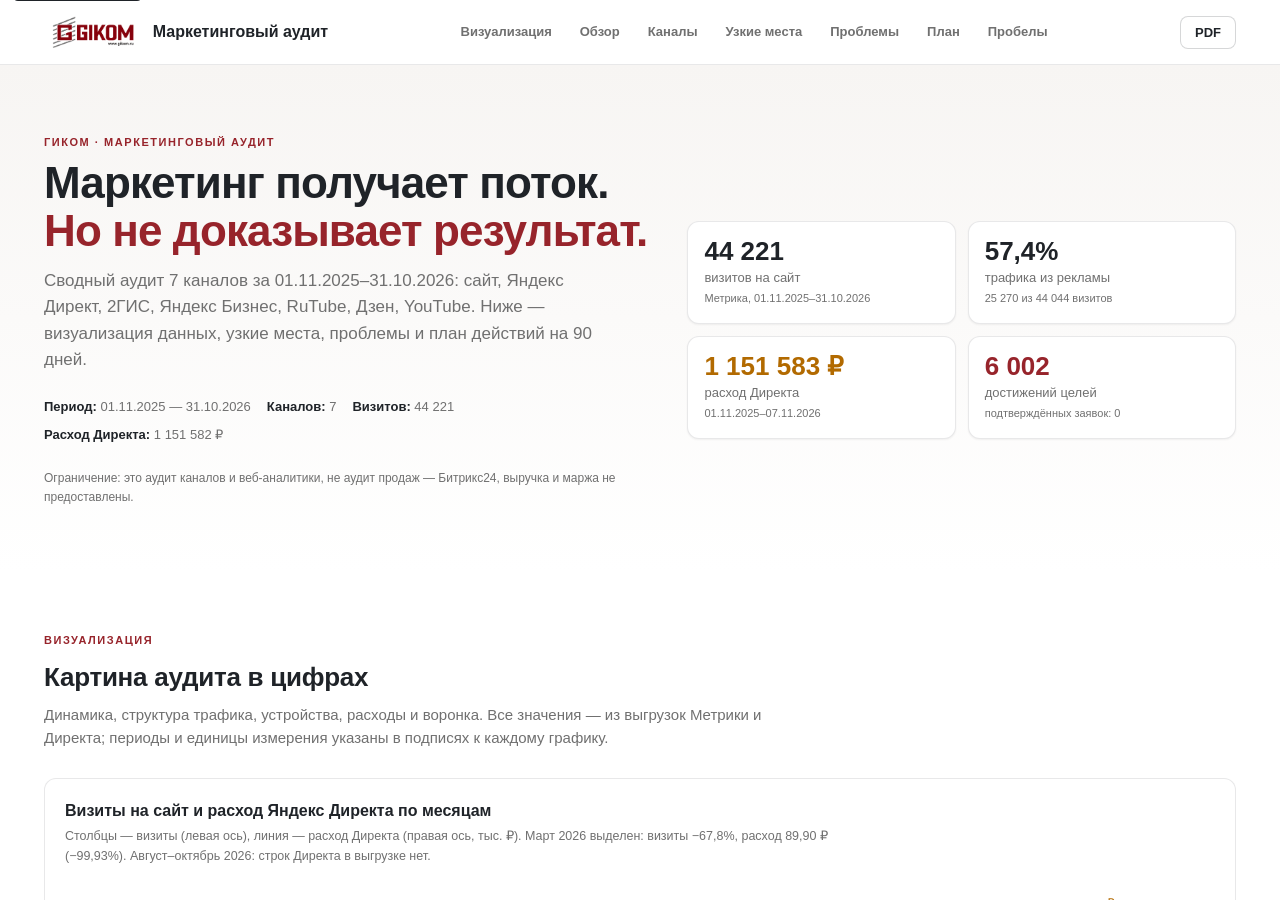
<file: audit/_frame.html>
<!DOCTYPE html>
<html lang="ru">
<head><meta charset="utf-8"><title>frame test</title>
<style>
  html,body{margin:0;padding:0;background:#888}
  iframe{display:block;width:1280px;height:900px;border:0;background:#fff}
</style>
</head>
<body>
<iframe id="f" src="index.html"></iframe>
</body>
</html>
</file>
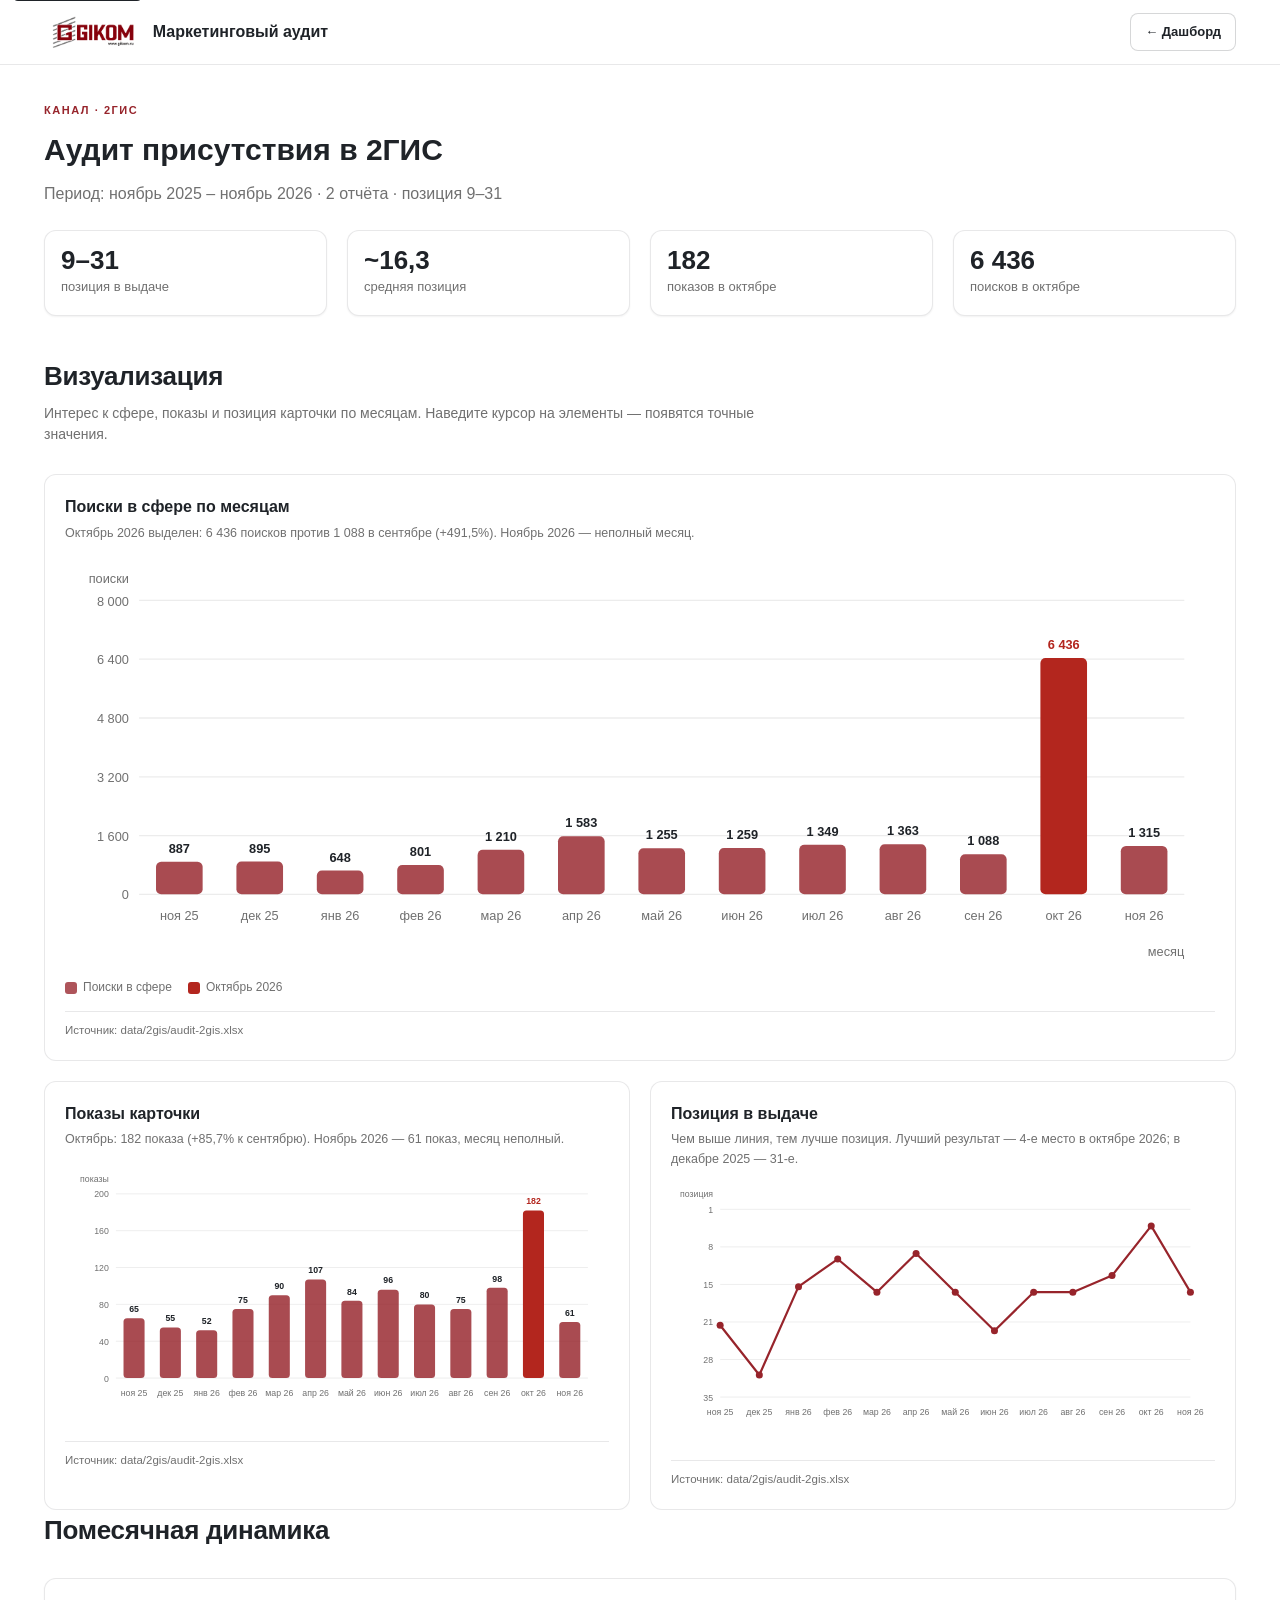
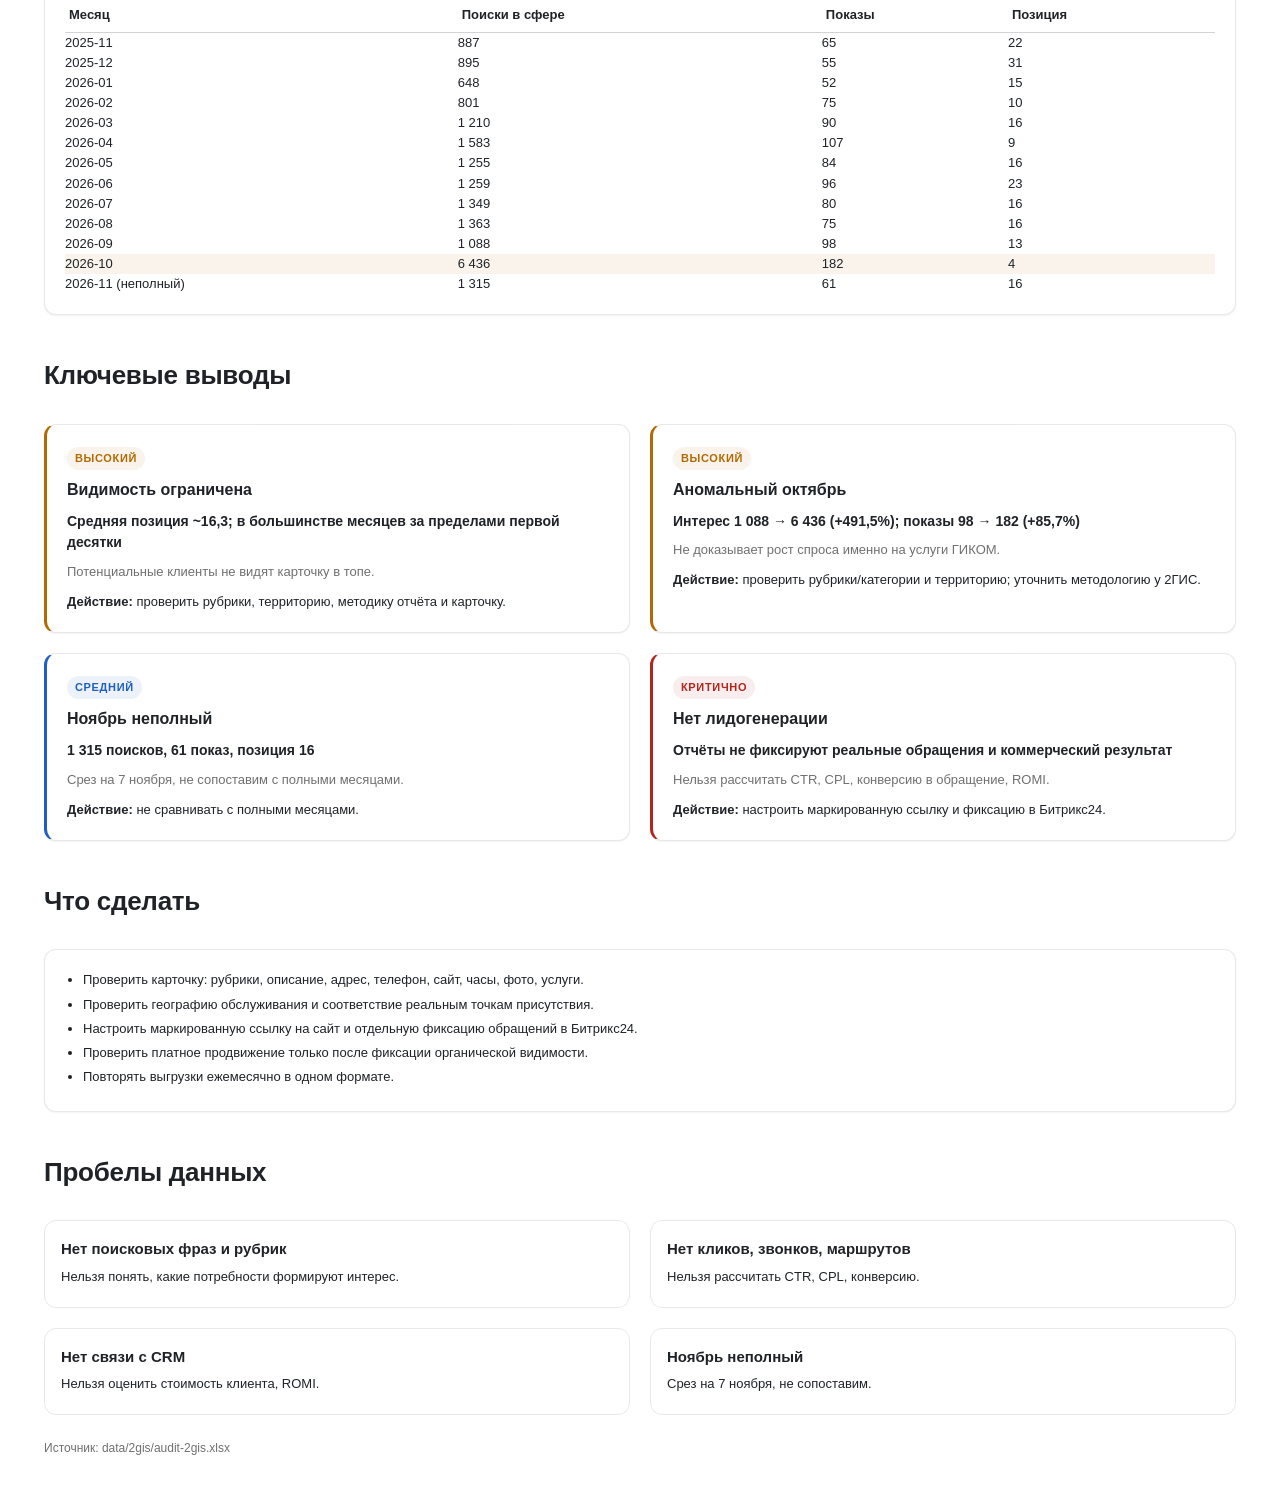
<file: audit/dashboard/channels/2gis.html>
﻿<!DOCTYPE html>
<html lang="ru">
<head>
  <meta charset="UTF-8">
  <meta name="viewport" content="width=device-width, initial-scale=1.0">
  <title>Аудит 2ГИС — ГИКОМ</title>
  <link rel="stylesheet" href="../css/styles.css">
</head>
<body>
  <a class="skip-link" href="#main">К содержанию</a>
  <header class="site-header">
    <div class="container site-header__inner">
      <a class="logo" href="../../index.html"><img src="../img/logo.png" alt="ГИКОМ"><span>Маркетинговый аудит</span></a>
      <div class="header-actions"><a class="btn" href="../../index.html">← Дашборд</a></div>
    </div>
  </header>
  <main id="main" class="container" style="padding-top:32px;padding-bottom:48px">
    <span class="eyebrow">Канал · 2ГИС</span>
    <h1 style="font-size:30px;font-weight:900;margin-bottom:8px">Аудит присутствия в 2ГИС</h1>
    <p style="color:var(--muted);margin-bottom:24px">Период: ноябрь 2025 – ноябрь 2026 · 2 отчёта · позиция 9–31</p>

    <div class="grid grid--4" style="margin-bottom:28px">
      <div class="kpi"><div class="kpi__value">9–31</div><div class="kpi__label">позиция в выдаче</div></div>
      <div class="kpi"><div class="kpi__value">~16,3</div><div class="kpi__label">средняя позиция</div></div>
      <div class="kpi"><div class="kpi__value">182</div><div class="kpi__label">показов в октябре</div></div>
      <div class="kpi"><div class="kpi__value">6 436</div><div class="kpi__label">поисков в октябре</div></div>
    </div>

    <div class="section-head" style="margin-top:40px">
      <h2>Визуализация</h2>
      <p style="color:var(--muted);font-size:14px;max-width:760px">Интерес к сфере, показы и позиция карточки по месяцам. Наведите курсор на элементы — появятся точные значения.</p>
    </div>
    <div class="viz-grid">
      <div class="chart chart--wide">
        <div class="chart__head"><div>
          <div class="chart__title">Поиски в сфере по месяцам</div>
          <div class="chart__note">Октябрь 2026 выделен: 6 436 поисков против 1 088 в сентябре (+491,5%). Ноябрь 2026 — неполный месяц.</div>
        </div></div>
        <svg id="gis-searches" viewBox="0 0 900 320" role="img" aria-label="Поиски в сфере по месяцам"></svg>
        <div class="chart__legend">
          <span><i class="lg--visits"></i> Поиски в сфере</span>
          <span><i class="lg--crash"></i> Октябрь 2026</span>
        </div>
        <div class="chart__foot">Источник: data/2gis/audit-2gis.xlsx</div>
      </div>
      <div class="chart">
        <div class="chart__head"><div>
          <div class="chart__title">Показы карточки</div>
          <div class="chart__note">Октябрь: 182 показа (+85,7% к сентябрю). Ноябрь 2026 — 61 показ, месяц неполный.</div>
        </div></div>
        <svg id="gis-shows" viewBox="0 0 620 300" role="img" aria-label="Показы карточки"></svg>
        <div class="chart__foot">Источник: data/2gis/audit-2gis.xlsx</div>
      </div>
      <div class="chart">
        <div class="chart__head"><div>
          <div class="chart__title">Позиция в выдаче</div>
          <div class="chart__note">Чем выше линия, тем лучше позиция. Лучший результат — 4-е место в октябре 2026; в декабре 2025 — 31-е.</div>
        </div></div>
        <svg id="gis-position" viewBox="0 0 620 300" role="img" aria-label="Позиция в выдаче"></svg>
        <div class="chart__foot">Источник: data/2gis/audit-2gis.xlsx</div>
      </div>
    </div>

    <div class="section-head"><h2>Помесячная динамика</h2></div>
    <div class="card">
      <table style="width:100%;border-collapse:collapse;font-size:13px">
        <thead><tr style="text-align:left;border-bottom:1px solid var(--border)">
          <th style="padding:6px 4px">Месяц</th><th style="padding:6px 4px">Поиски в сфере</th><th style="padding:6px 4px">Показы</th><th style="padding:6px 4px">Позиция</th>
        </tr></thead>
        <tbody>
          <tr><td>2025-11</td><td>887</td><td>65</td><td>22</td></tr>
          <tr><td>2025-12</td><td>895</td><td>55</td><td>31</td></tr>
          <tr><td>2026-01</td><td>648</td><td>52</td><td>15</td></tr>
          <tr><td>2026-02</td><td>801</td><td>75</td><td>10</td></tr>
          <tr><td>2026-03</td><td>1 210</td><td>90</td><td>16</td></tr>
          <tr><td>2026-04</td><td>1 583</td><td>107</td><td>9</td></tr>
          <tr><td>2026-05</td><td>1 255</td><td>84</td><td>16</td></tr>
          <tr><td>2026-06</td><td>1 259</td><td>96</td><td>23</td></tr>
          <tr><td>2026-07</td><td>1 349</td><td>80</td><td>16</td></tr>
          <tr><td>2026-08</td><td>1 363</td><td>75</td><td>16</td></tr>
          <tr><td>2026-09</td><td>1 088</td><td>98</td><td>13</td></tr>
          <tr style="background:var(--warning-soft)"><td>2026-10</td><td>6 436</td><td>182</td><td>4</td></tr>
          <tr><td>2026-11 (неполный)</td><td>1 315</td><td>61</td><td>16</td></tr>
        </tbody>
      </table>
    </div>

    <div class="section-head" style="margin-top:40px"><h2>Ключевые выводы</h2></div>
    <div class="grid grid--2">
      <div class="card bn-card bn-card--high"><span class="chip chip--high">Высокий</span><h3 class="card__title" style="margin-top:8px">Видимость ограничена</h3><div class="bn-card__metric">Средняя позиция ~16,3; в большинстве месяцев за пределами первой десятки</div><div class="bn-card__why">Потенциальные клиенты не видят карточку в топе.</div><div class="bn-card__action"><strong>Действие:</strong> проверить рубрики, территорию, методику отчёта и карточку.</div></div>
      <div class="card bn-card bn-card--high"><span class="chip chip--high">Высокий</span><h3 class="card__title" style="margin-top:8px">Аномальный октябрь</h3><div class="bn-card__metric">Интерес 1 088 → 6 436 (+491,5%); показы 98 → 182 (+85,7%)</div><div class="bn-card__why">Не доказывает рост спроса именно на услуги ГИКОМ.</div><div class="bn-card__action"><strong>Действие:</strong> проверить рубрики/категории и территорию; уточнить методологию у 2ГИС.</div></div>
      <div class="card bn-card bn-card--medium"><span class="chip chip--medium">Средний</span><h3 class="card__title" style="margin-top:8px">Ноябрь неполный</h3><div class="bn-card__metric">1 315 поисков, 61 показ, позиция 16</div><div class="bn-card__why">Срез на 7 ноября, не сопоставим с полными месяцами.</div><div class="bn-card__action"><strong>Действие:</strong> не сравнивать с полными месяцами.</div></div>
      <div class="card bn-card bn-card--critical"><span class="chip chip--critical">Критично</span><h3 class="card__title" style="margin-top:8px">Нет лидогенерации</h3><div class="bn-card__metric">Отчёты не фиксируют реальные обращения и коммерческий результат</div><div class="bn-card__why">Нельзя рассчитать CTR, CPL, конверсию в обращение, ROMI.</div><div class="bn-card__action"><strong>Действие:</strong> настроить маркированную ссылку и фиксацию в Битрикс24.</div></div>
    </div>

    <div class="section-head" style="margin-top:40px"><h2>Что сделать</h2></div>
    <div class="card">
      <ul class="card__list">
        <li>Проверить карточку: рубрики, описание, адрес, телефон, сайт, часы, фото, услуги.</li>
        <li>Проверить географию обслуживания и соответствие реальным точкам присутствия.</li>
        <li>Настроить маркированную ссылку на сайт и отдельную фиксацию обращений в Битрикс24.</li>
        <li>Проверить платное продвижение только после фиксации органической видимости.</li>
        <li>Повторять выгрузки ежемесячно в одном формате.</li>
      </ul>
    </div>

    <div class="section-head" style="margin-top:40px"><h2>Пробелы данных</h2></div>
    <div class="grid grid--2">
      <div class="gap"><div class="gap__title">Нет поисковых фраз и рубрик</div><div class="gap__row">Нельзя понять, какие потребности формируют интерес.</div></div>
      <div class="gap"><div class="gap__title">Нет кликов, звонков, маршрутов</div><div class="gap__row">Нельзя рассчитать CTR, CPL, конверсию.</div></div>
      <div class="gap"><div class="gap__title">Нет связи с CRM</div><div class="gap__row">Нельзя оценить стоимость клиента, ROMI.</div></div>
      <div class="gap"><div class="gap__title">Ноябрь неполный</div><div class="gap__row">Срез на 7 ноября, не сопоставим.</div></div>
    </div>

    <p style="margin-top:24px;font-size:12px;color:var(--muted)">Источник: data/2gis/audit-2gis.xlsx</p>
  </main>

  <script src="../js/charts.js"></script>
  <script>
    (function () {
      var months = ["ноя 25", "дек 25", "янв 26", "фев 26", "мар 26", "апр 26", "май 26", "июн 26", "июл 26", "авг 26", "сен 26", "окт 26", "ноя 26"];

      GIKOM.bars(document.getElementById("gis-searches"), {
        labels: months,
        values: [887, 895, 648, 801, 1210, 1583, 1255, 1259, 1349, 1363, 1088, 6436, 1315],
        highlight: 11,
        yTitle: "поиски",
        xTitle: "месяц",
        width: 900,
        height: 320
      });

      GIKOM.bars(document.getElementById("gis-shows"), {
        labels: months,
        values: [65, 55, 52, 75, 90, 107, 84, 96, 80, 75, 98, 182, 61],
        highlight: 11,
        yTitle: "показы",
        width: 620,
        height: 300,
        barMax: 24
      });

      GIKOM.line(document.getElementById("gis-position"), {
        labels: months,
        values: [22, 31, 15, 10, 16, 9, 16, 23, 16, 16, 13, 4, 16],
        invert: true,
        min: 1,
        max: 35,
        yTitle: "позиция",
        width: 620,
        height: 300
      });
    })();
  </script>
</body>
</html>
</file>
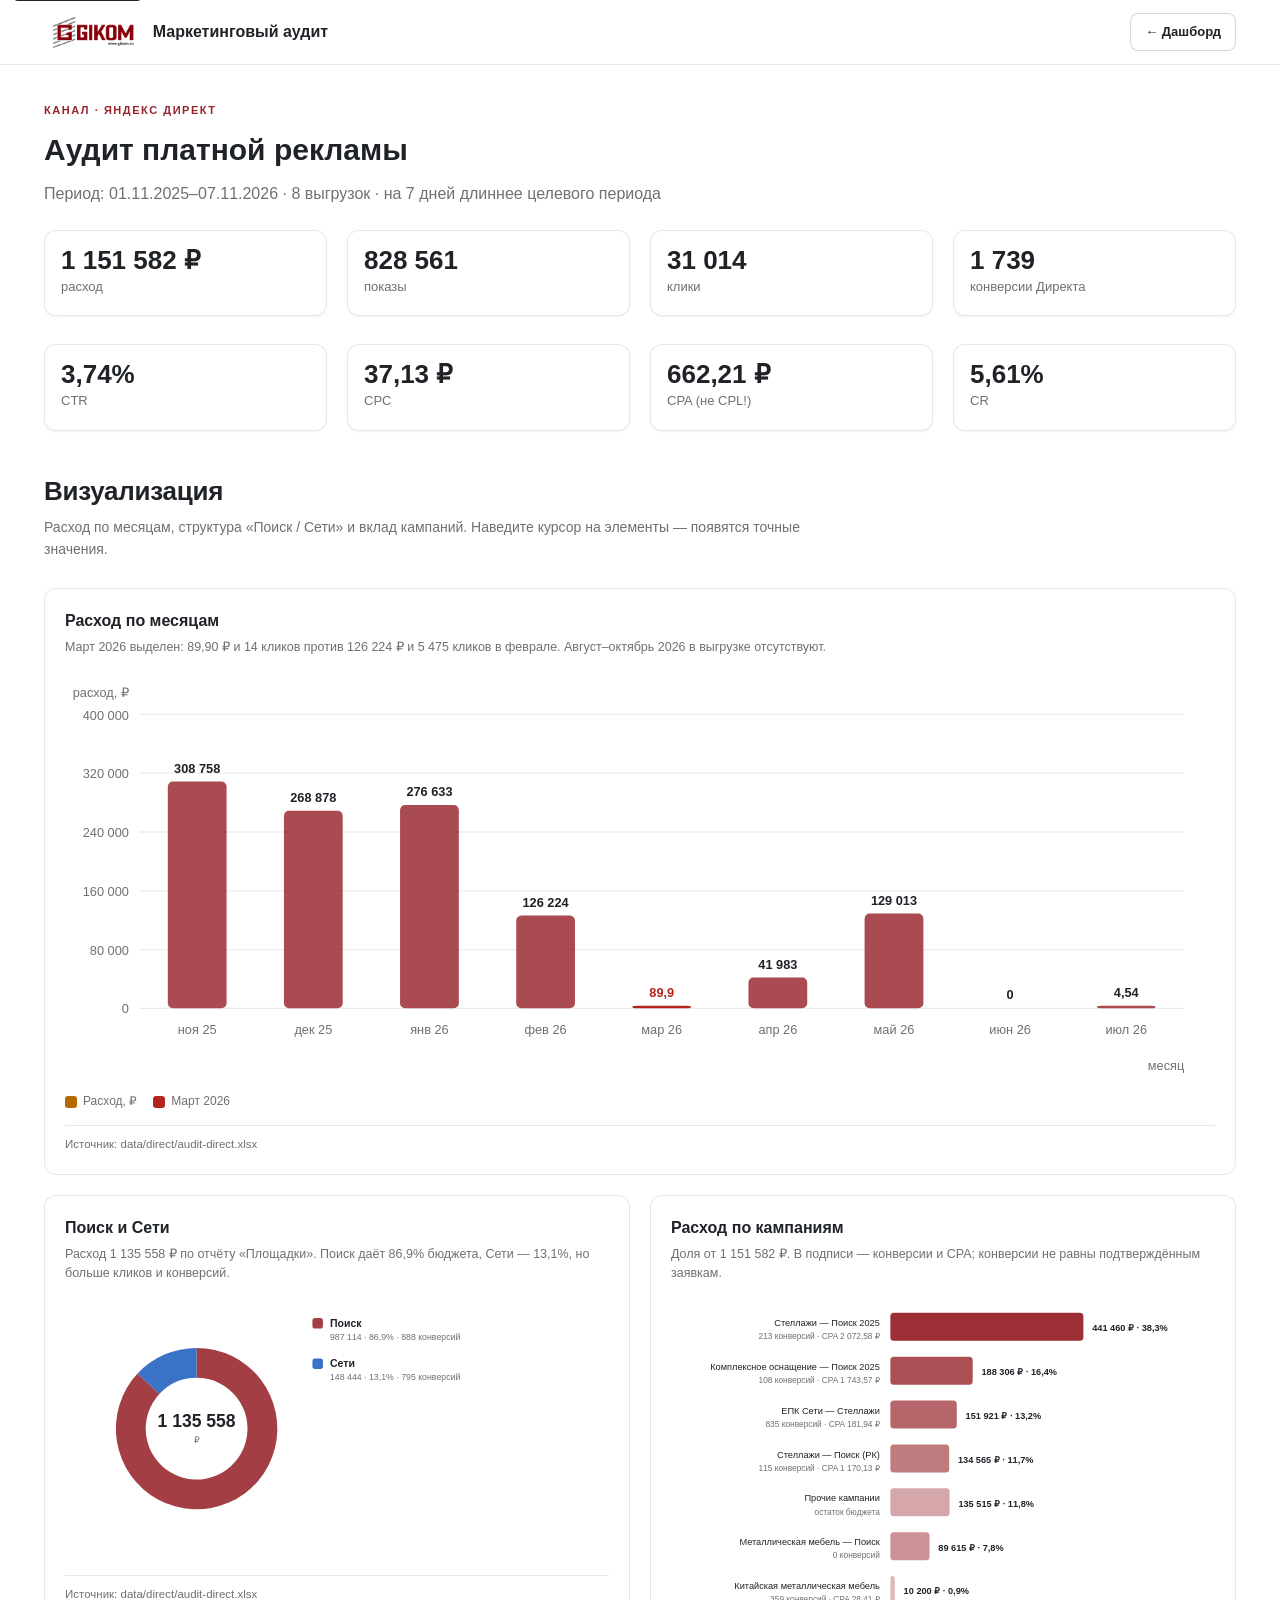
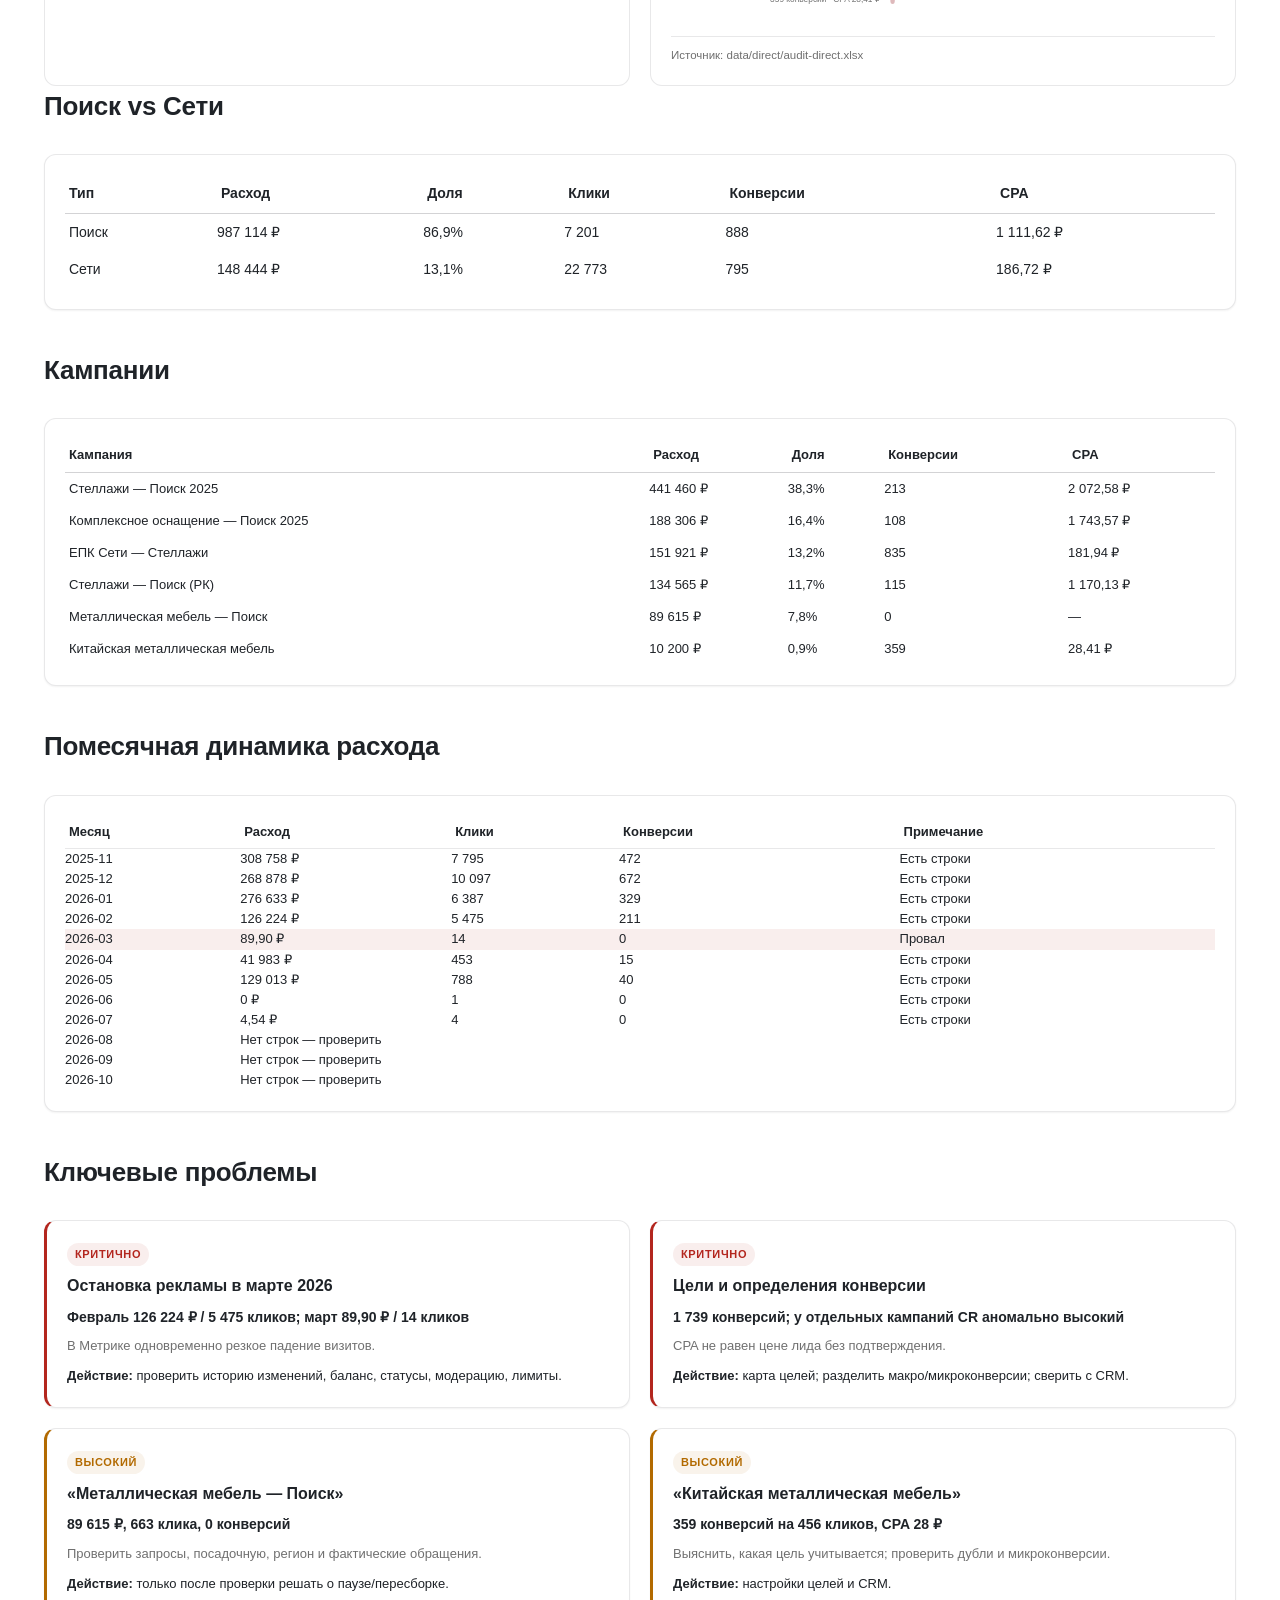
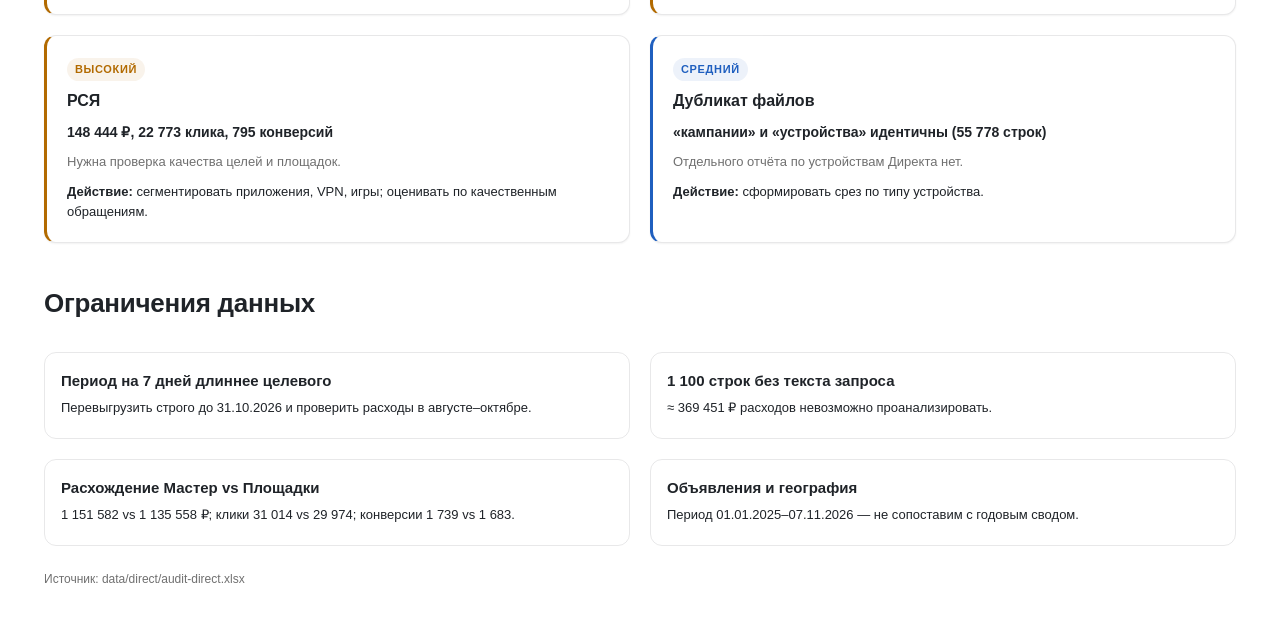
<file: audit/dashboard/channels/direct.html>
﻿<!DOCTYPE html>
<html lang="ru">
<head>
  <meta charset="UTF-8">
  <meta name="viewport" content="width=device-width, initial-scale=1.0">
  <title>Аудит Яндекс Директа — ГИКОМ</title>
  <link rel="stylesheet" href="../css/styles.css">
</head>
<body>
  <a class="skip-link" href="#main">К содержанию</a>
  <header class="site-header">
    <div class="container site-header__inner">
      <a class="logo" href="../../index.html"><img src="../img/logo.png" alt="ГИКОМ"><span>Маркетинговый аудит</span></a>
      <div class="header-actions"><a class="btn" href="../../index.html">← Дашборд</a></div>
    </div>
  </header>
  <main id="main" class="container" style="padding-top:32px;padding-bottom:48px">
    <span class="eyebrow">Канал · Яндекс Директ</span>
    <h1 style="font-size:30px;font-weight:900;margin-bottom:8px">Аудит платной рекламы</h1>
    <p style="color:var(--muted);margin-bottom:24px">Период: 01.11.2025–07.11.2026 · 8 выгрузок · на 7 дней длиннее целевого периода</p>

    <div class="grid grid--4" style="margin-bottom:28px">
      <div class="kpi"><div class="kpi__value">1 151 582 ₽</div><div class="kpi__label">расход</div></div>
      <div class="kpi"><div class="kpi__value">828 561</div><div class="kpi__label">показы</div></div>
      <div class="kpi"><div class="kpi__value">31 014</div><div class="kpi__label">клики</div></div>
      <div class="kpi"><div class="kpi__value">1 739</div><div class="kpi__label">конверсии Директа</div></div>
    </div>
    <div class="grid grid--4" style="margin-bottom:28px">
      <div class="kpi"><div class="kpi__value">3,74%</div><div class="kpi__label">CTR</div></div>
      <div class="kpi"><div class="kpi__value">37,13 ₽</div><div class="kpi__label">CPC</div></div>
      <div class="kpi"><div class="kpi__value">662,21 ₽</div><div class="kpi__label">CPA (не CPL!)</div></div>
      <div class="kpi"><div class="kpi__value">5,61%</div><div class="kpi__label">CR</div></div>
    </div>

    <div class="section-head" style="margin-top:40px">
      <h2>Визуализация</h2>
      <p style="color:var(--muted);font-size:14px;max-width:760px">Расход по месяцам, структура «Поиск / Сети» и вклад кампаний. Наведите курсор на элементы — появятся точные значения.</p>
    </div>
    <div class="viz-grid">
      <div class="chart chart--wide">
        <div class="chart__head"><div>
          <div class="chart__title">Расход по месяцам</div>
          <div class="chart__note">Март 2026 выделен: 89,90 ₽ и 14 кликов против 126 224 ₽ и 5 475 кликов в феврале. Август–октябрь 2026 в выгрузке отсутствуют.</div>
        </div></div>
        <svg id="dr-spend" viewBox="0 0 900 320" role="img" aria-label="Расход Директа по месяцам"></svg>
        <div class="chart__legend">
          <span><i class="lg--spend"></i> Расход, ₽</span>
          <span><i class="lg--crash"></i> Март 2026</span>
        </div>
        <div class="chart__foot">Источник: data/direct/audit-direct.xlsx</div>
      </div>
      <div class="chart">
        <div class="chart__head"><div>
          <div class="chart__title">Поиск и Сети</div>
          <div class="chart__note">Расход 1 135 558 ₽ по отчёту «Площадки». Поиск даёт 86,9% бюджета, Сети — 13,1%, но больше кликов и конверсий.</div>
        </div></div>
        <svg id="dr-net" viewBox="0 0 620 300" role="img" aria-label="Поиск и Сети"></svg>
        <div class="chart__foot">Источник: data/direct/audit-direct.xlsx</div>
      </div>
      <div class="chart">
        <div class="chart__head"><div>
          <div class="chart__title">Расход по кампаниям</div>
          <div class="chart__note">Доля от 1 151 582 ₽. В подписи — конверсии и CPA; конверсии не равны подтверждённым заявкам.</div>
        </div></div>
        <svg id="dr-campaigns" viewBox="0 0 620 400" role="img" aria-label="Расход по кампаниям"></svg>
        <div class="chart__foot">Источник: data/direct/audit-direct.xlsx</div>
      </div>
    </div>

    <div class="section-head"><h2>Поиск vs Сети</h2></div>
    <div class="card">
      <table style="width:100%;border-collapse:collapse;font-size:14px">
        <thead><tr style="text-align:left;border-bottom:1px solid var(--border)">
          <th style="padding:8px 4px">Тип</th><th style="padding:8px 4px">Расход</th><th style="padding:8px 4px">Доля</th><th style="padding:8px 4px">Клики</th><th style="padding:8px 4px">Конверсии</th><th style="padding:8px 4px">CPA</th>
        </tr></thead>
        <tbody>
          <tr><td style="padding:8px 4px">Поиск</td><td>987 114 ₽</td><td>86,9%</td><td>7 201</td><td>888</td><td>1 111,62 ₽</td></tr>
          <tr><td style="padding:8px 4px">Сети</td><td>148 444 ₽</td><td>13,1%</td><td>22 773</td><td>795</td><td>186,72 ₽</td></tr>
        </tbody>
      </table>
    </div>

    <div class="section-head" style="margin-top:40px"><h2>Кампании</h2></div>
    <div class="card">
      <table style="width:100%;border-collapse:collapse;font-size:13px">
        <thead><tr style="text-align:left;border-bottom:1px solid var(--border)">
          <th style="padding:6px 4px">Кампания</th><th style="padding:6px 4px">Расход</th><th style="padding:6px 4px">Доля</th><th style="padding:6px 4px">Конверсии</th><th style="padding:6px 4px">CPA</th>
        </tr></thead>
        <tbody>
          <tr><td style="padding:6px 4px">Стеллажи — Поиск 2025</td><td>441 460 ₽</td><td>38,3%</td><td>213</td><td>2 072,58 ₽</td></tr>
          <tr><td style="padding:6px 4px">Комплексное оснащение — Поиск 2025</td><td>188 306 ₽</td><td>16,4%</td><td>108</td><td>1 743,57 ₽</td></tr>
          <tr><td style="padding:6px 4px">ЕПК Сети — Стеллажи</td><td>151 921 ₽</td><td>13,2%</td><td>835</td><td>181,94 ₽</td></tr>
          <tr><td style="padding:6px 4px">Стеллажи — Поиск (РК)</td><td>134 565 ₽</td><td>11,7%</td><td>115</td><td>1 170,13 ₽</td></tr>
          <tr><td style="padding:6px 4px">Металлическая мебель — Поиск</td><td>89 615 ₽</td><td>7,8%</td><td>0</td><td>—</td></tr>
          <tr><td style="padding:6px 4px">Китайская металлическая мебель</td><td>10 200 ₽</td><td>0,9%</td><td>359</td><td>28,41 ₽</td></tr>
        </tbody>
      </table>
    </div>

    <div class="section-head" style="margin-top:40px"><h2>Помесячная динамика расхода</h2></div>
    <div class="card">
      <table style="width:100%;border-collapse:collapse;font-size:13px">
        <thead><tr style="text-align:left;border-bottom:1px solid var(--border)">
          <th style="padding:6px 4px">Месяц</th><th style="padding:6px 4px">Расход</th><th style="padding:6px 4px">Клики</th><th style="padding:6px 4px">Конверсии</th><th style="padding:6px 4px">Примечание</th>
        </tr></thead>
        <tbody>
          <tr><td>2025-11</td><td>308 758 ₽</td><td>7 795</td><td>472</td><td>Есть строки</td></tr>
          <tr><td>2025-12</td><td>268 878 ₽</td><td>10 097</td><td>672</td><td>Есть строки</td></tr>
          <tr><td>2026-01</td><td>276 633 ₽</td><td>6 387</td><td>329</td><td>Есть строки</td></tr>
          <tr><td>2026-02</td><td>126 224 ₽</td><td>5 475</td><td>211</td><td>Есть строки</td></tr>
          <tr style="background:var(--critical-soft)"><td>2026-03</td><td>89,90 ₽</td><td>14</td><td>0</td><td>Провал</td></tr>
          <tr><td>2026-04</td><td>41 983 ₽</td><td>453</td><td>15</td><td>Есть строки</td></tr>
          <tr><td>2026-05</td><td>129 013 ₽</td><td>788</td><td>40</td><td>Есть строки</td></tr>
          <tr><td>2026-06</td><td>0 ₽</td><td>1</td><td>0</td><td>Есть строки</td></tr>
          <tr><td>2026-07</td><td>4,54 ₽</td><td>4</td><td>0</td><td>Есть строки</td></tr>
          <tr><td>2026-08</td><td colspan="4">Нет строк — проверить</td></tr>
          <tr><td>2026-09</td><td colspan="4">Нет строк — проверить</td></tr>
          <tr><td>2026-10</td><td colspan="4">Нет строк — проверить</td></tr>
        </tbody>
      </table>
    </div>

    <div class="section-head" style="margin-top:40px"><h2>Ключевые проблемы</h2></div>
    <div class="grid grid--2">
      <div class="card bn-card bn-card--critical"><span class="chip chip--critical">Критично</span><h3 class="card__title" style="margin-top:8px">Остановка рекламы в марте 2026</h3><div class="bn-card__metric">Февраль 126 224 ₽ / 5 475 кликов; март 89,90 ₽ / 14 кликов</div><div class="bn-card__why">В Метрике одновременно резкое падение визитов.</div><div class="bn-card__action"><strong>Действие:</strong> проверить историю изменений, баланс, статусы, модерацию, лимиты.</div></div>
      <div class="card bn-card bn-card--critical"><span class="chip chip--critical">Критично</span><h3 class="card__title" style="margin-top:8px">Цели и определения конверсии</h3><div class="bn-card__metric">1 739 конверсий; у отдельных кампаний CR аномально высокий</div><div class="bn-card__why">CPA не равен цене лида без подтверждения.</div><div class="bn-card__action"><strong>Действие:</strong> карта целей; разделить макро/микроконверсии; сверить с CRM.</div></div>
      <div class="card bn-card bn-card--high"><span class="chip chip--high">Высокий</span><h3 class="card__title" style="margin-top:8px">«Металлическая мебель — Поиск»</h3><div class="bn-card__metric">89 615 ₽, 663 клика, 0 конверсий</div><div class="bn-card__why">Проверить запросы, посадочную, регион и фактические обращения.</div><div class="bn-card__action"><strong>Действие:</strong> только после проверки решать о паузе/пересборке.</div></div>
      <div class="card bn-card bn-card--high"><span class="chip chip--high">Высокий</span><h3 class="card__title" style="margin-top:8px">«Китайская металлическая мебель»</h3><div class="bn-card__metric">359 конверсий на 456 кликов, CPA 28 ₽</div><div class="bn-card__why">Выяснить, какая цель учитывается; проверить дубли и микроконверсии.</div><div class="bn-card__action"><strong>Действие:</strong> настройки целей и CRM.</div></div>
      <div class="card bn-card bn-card--high"><span class="chip chip--high">Высокий</span><h3 class="card__title" style="margin-top:8px">РСЯ</h3><div class="bn-card__metric">148 444 ₽, 22 773 клика, 795 конверсий</div><div class="bn-card__why">Нужна проверка качества целей и площадок.</div><div class="bn-card__action"><strong>Действие:</strong> сегментировать приложения, VPN, игры; оценивать по качественным обращениям.</div></div>
      <div class="card bn-card bn-card--medium"><span class="chip chip--medium">Средний</span><h3 class="card__title" style="margin-top:8px">Дубликат файлов</h3><div class="bn-card__metric">«кампании» и «устройства» идентичны (55 778 строк)</div><div class="bn-card__why">Отдельного отчёта по устройствам Директа нет.</div><div class="bn-card__action"><strong>Действие:</strong> сформировать срез по типу устройства.</div></div>
    </div>

    <div class="section-head" style="margin-top:40px"><h2>Ограничения данных</h2></div>
    <div class="grid grid--2">
      <div class="gap"><div class="gap__title">Период на 7 дней длиннее целевого</div><div class="gap__row">Перевыгрузить строго до 31.10.2026 и проверить расходы в августе–октябре.</div></div>
      <div class="gap"><div class="gap__title">1 100 строк без текста запроса</div><div class="gap__row">≈ 369 451 ₽ расходов невозможно проанализировать.</div></div>
      <div class="gap"><div class="gap__title">Расхождение Мастер vs Площадки</div><div class="gap__row">1 151 582 vs 1 135 558 ₽; клики 31 014 vs 29 974; конверсии 1 739 vs 1 683.</div></div>
      <div class="gap"><div class="gap__title">Объявления и география</div><div class="gap__row">Период 01.01.2025–07.11.2026 — не сопоставим с годовым сводом.</div></div>
    </div>

    <p style="margin-top:24px;font-size:12px;color:var(--muted)">Источник: data/direct/audit-direct.xlsx</p>
  </main>

  <script src="../js/charts.js"></script>
  <script>
    (function () {
      GIKOM.bars(document.getElementById("dr-spend"), {
        labels: ["ноя 25", "дек 25", "янв 26", "фев 26", "мар 26", "апр 26", "май 26", "июн 26", "июл 26"],
        values: [308758, 268878, 276633, 126224, 89.9, 41983, 129013, 0, 4.54],
        highlight: 4,
        yTitle: "расход, ₽",
        xTitle: "месяц",
        width: 900,
        height: 320
      });

      GIKOM.donut(document.getElementById("dr-net"), {
        width: 620, height: 300, cx: 150, cy: 150, r: 92, inner: 58,
        centerValue: "1 135 558", centerLabel: "₽",
        rows: [
          { label: "Поиск", value: 987114, note: "888 конверсий", color: "#97242B" },
          { label: "Сети", value: 148444, note: "795 конверсий", color: "#1F5FBF" }
        ]
      });

      GIKOM.hbars(document.getElementById("dr-campaigns"), {
        width: 620, rowH: 50, padL: 250, padR: 150,
        rows: [
          { label: "Стеллажи — Поиск 2025", sub: "213 конверсий · CPA 2 072,58 ₽", value: 441460, valueLabel: "441 460 ₽ · 38,3%", opacity: 0.95 },
          { label: "Комплексное оснащение — Поиск 2025", sub: "108 конверсий · CPA 1 743,57 ₽", value: 188306, valueLabel: "188 306 ₽ · 16,4%", opacity: 0.8 },
          { label: "ЕПК Сети — Стеллажи", sub: "835 конверсий · CPA 181,94 ₽", value: 151921, valueLabel: "151 921 ₽ · 13,2%", opacity: 0.7 },
          { label: "Стеллажи — Поиск (РК)", sub: "115 конверсий · CPA 1 170,13 ₽", value: 134565, valueLabel: "134 565 ₽ · 11,7%", opacity: 0.6 },
          { label: "Прочие кампании", sub: "остаток бюджета", value: 135515, valueLabel: "135 515 ₽ · 11,8%", opacity: 0.4 },
          { label: "Металлическая мебель — Поиск", sub: "0 конверсий", value: 89615, valueLabel: "89 615 ₽ · 7,8%", opacity: 0.5 },
          { label: "Китайская металлическая мебель", sub: "359 конверсий · CPA 28,41 ₽", value: 10200, valueLabel: "10 200 ₽ · 0,9%", opacity: 0.32 }
        ]
      });
    })();
  </script>
</body>
</html>
</file>
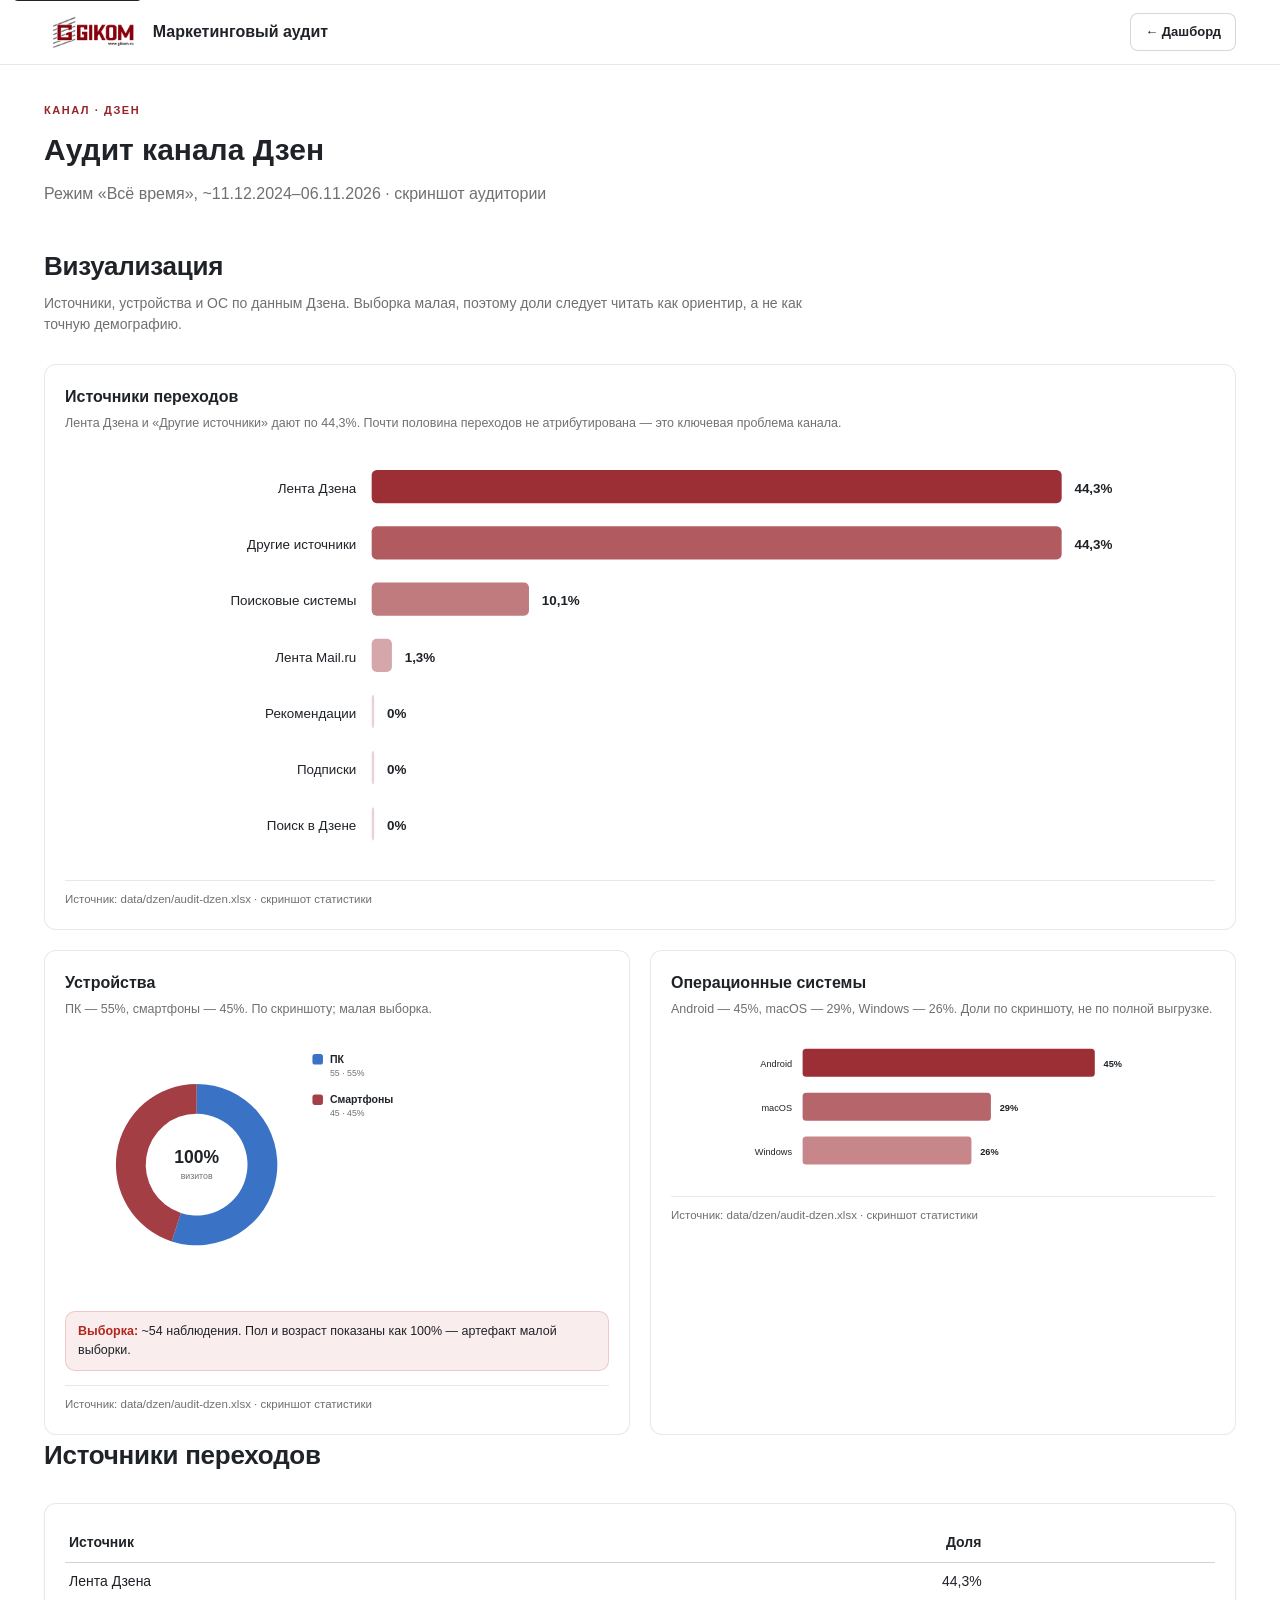
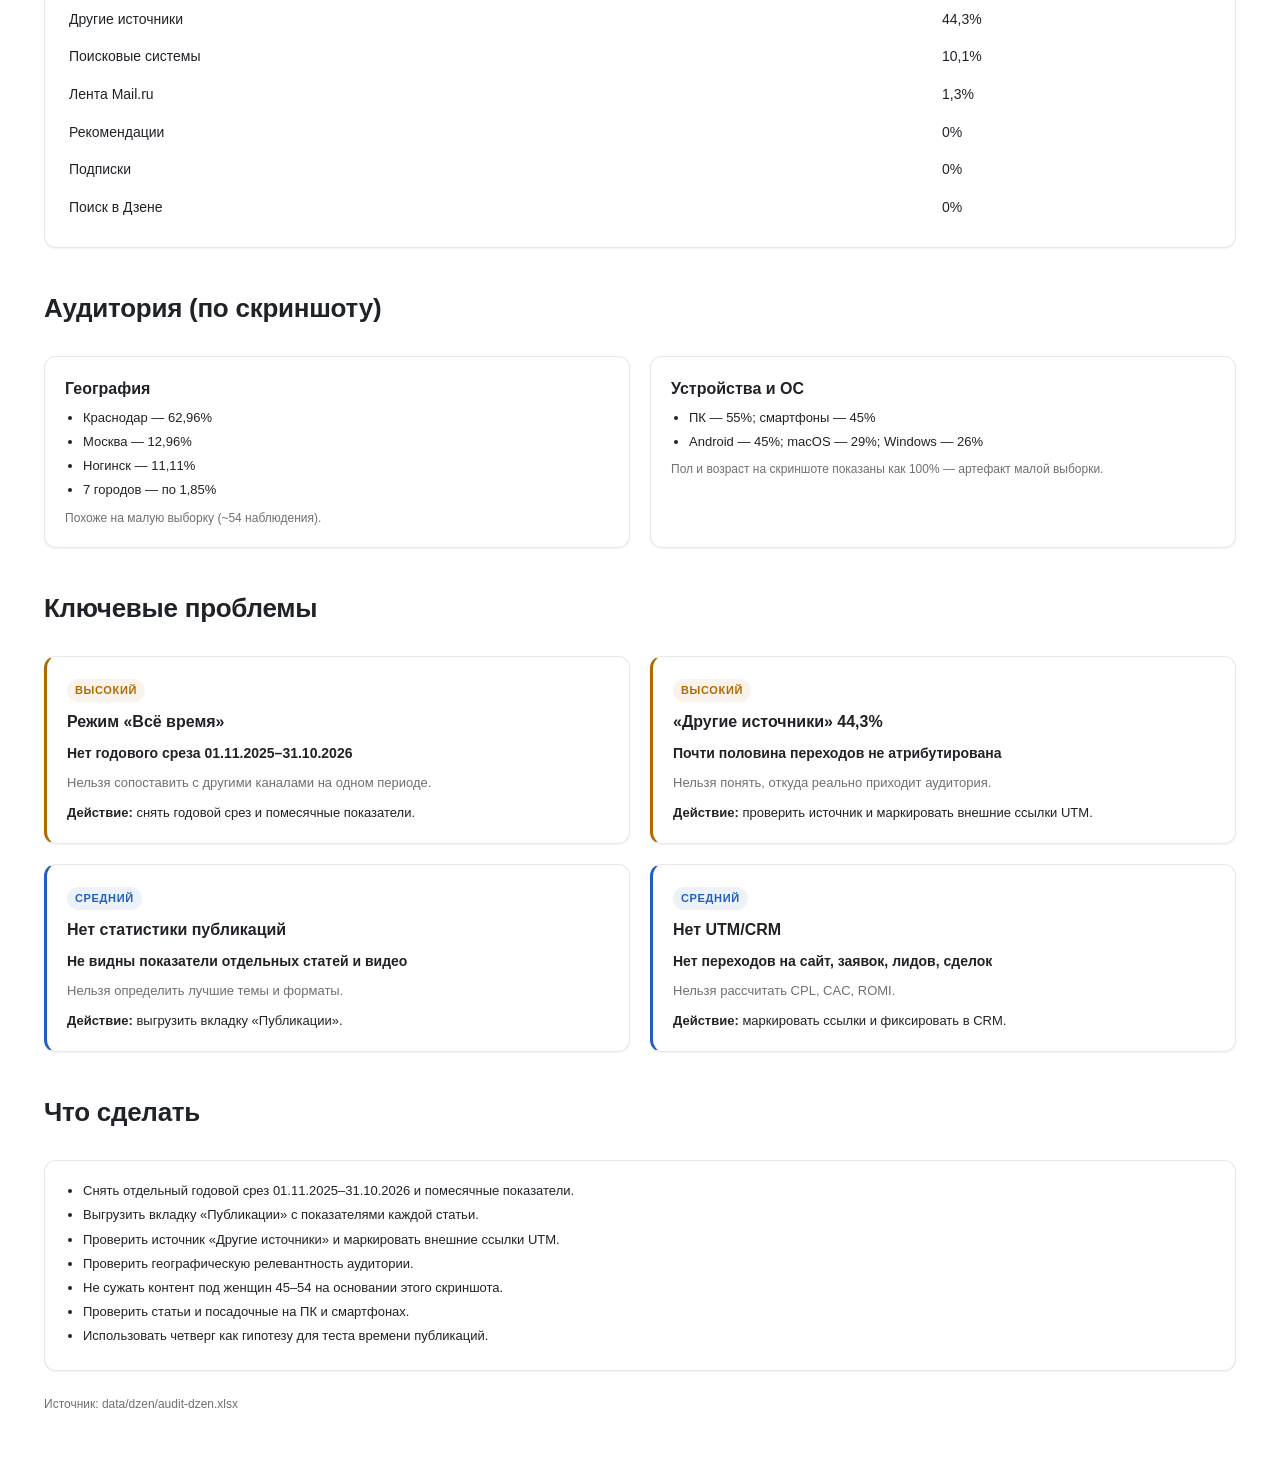
<file: audit/dashboard/channels/dzen.html>
﻿<!DOCTYPE html>
<html lang="ru">
<head>
  <meta charset="UTF-8">
  <meta name="viewport" content="width=device-width, initial-scale=1.0">
  <title>Аудит Дзена — ГИКОМ</title>
  <link rel="stylesheet" href="../css/styles.css">
</head>
<body>
  <a class="skip-link" href="#main">К содержанию</a>
  <header class="site-header">
    <div class="container site-header__inner">
      <a class="logo" href="../../index.html"><img src="../img/logo.png" alt="ГИКОМ"><span>Маркетинговый аудит</span></a>
      <div class="header-actions"><a class="btn" href="../../index.html">← Дашборд</a></div>
    </div>
  </header>
  <main id="main" class="container" style="padding-top:32px;padding-bottom:48px">
    <span class="eyebrow">Канал · Дзен</span>
    <h1 style="font-size:30px;font-weight:900;margin-bottom:8px">Аудит канала Дзен</h1>
    <p style="color:var(--muted);margin-bottom:24px">Режим «Всё время», ~11.12.2024–06.11.2026 · скриншот аудитории</p>

    <div class="section-head" style="margin-top:40px">
      <h2>Визуализация</h2>
      <p style="color:var(--muted);font-size:14px;max-width:760px">Источники, устройства и ОС по данным Дзена. Выборка малая, поэтому доли следует читать как ориентир, а не как точную демографию.</p>
    </div>
    <div class="viz-grid">
      <div class="chart chart--wide">
        <div class="chart__head"><div>
          <div class="chart__title">Источники переходов</div>
          <div class="chart__note">Лента Дзена и «Другие источники» дают по 44,3%. Почти половина переходов не атрибутирована — это ключевая проблема канала.</div>
        </div></div>
        <svg id="dz-sources" viewBox="0 0 900 360" role="img" aria-label="Источники переходов Дзена"></svg>
        <div class="chart__foot">Источник: data/dzen/audit-dzen.xlsx · скриншот статистики</div>
      </div>
      <div class="chart">
        <div class="chart__head"><div>
          <div class="chart__title">Устройства</div>
          <div class="chart__note">ПК — 55%, смартфоны — 45%. По скриншоту; малая выборка.</div>
        </div></div>
        <svg id="dz-devices" viewBox="0 0 620 300" role="img" aria-label="Устройства Дзена"></svg>
        <div class="chart__callout"><strong>Выборка:</strong> ~54 наблюдения. Пол и возраст показаны как 100% — артефакт малой выборки.</div>
        <div class="chart__foot">Источник: data/dzen/audit-dzen.xlsx · скриншот статистики</div>
      </div>
      <div class="chart">
        <div class="chart__head"><div>
          <div class="chart__title">Операционные системы</div>
          <div class="chart__note">Android — 45%, macOS — 29%, Windows — 26%. Доли по скриншоту, не по полной выгрузке.</div>
        </div></div>
        <svg id="dz-os" viewBox="0 0 620 300" role="img" aria-label="Операционные системы"></svg>
        <div class="chart__foot">Источник: data/dzen/audit-dzen.xlsx · скриншот статистики</div>
      </div>
    </div>

    <div class="section-head"><h2>Источники переходов</h2></div>
    <div class="card">
      <table style="width:100%;border-collapse:collapse;font-size:14px">
        <thead><tr style="text-align:left;border-bottom:1px solid var(--border)">
          <th style="padding:8px 4px">Источник</th><th style="padding:8px 4px">Доля</th>
        </tr></thead>
        <tbody>
          <tr><td style="padding:8px 4px">Лента Дзена</td><td>44,3%</td></tr>
          <tr><td style="padding:8px 4px">Другие источники</td><td>44,3%</td></tr>
          <tr><td style="padding:8px 4px">Поисковые системы</td><td>10,1%</td></tr>
          <tr><td style="padding:8px 4px">Лента Mail.ru</td><td>1,3%</td></tr>
          <tr><td style="padding:8px 4px">Рекомендации</td><td>0%</td></tr>
          <tr><td style="padding:8px 4px">Подписки</td><td>0%</td></tr>
          <tr><td style="padding:8px 4px">Поиск в Дзене</td><td>0%</td></tr>
        </tbody>
      </table>
    </div>

    <div class="section-head" style="margin-top:40px"><h2>Аудитория (по скриншоту)</h2></div>
    <div class="grid grid--2">
      <div class="card">
        <div class="card__title">География</div>
        <ul class="card__list">
          <li>Краснодар — 62,96%</li>
          <li>Москва — 12,96%</li>
          <li>Ногинск — 11,11%</li>
          <li>7 городов — по 1,85%</li>
        </ul>
        <p style="font-size:12px;color:var(--muted);margin-top:8px">Похоже на малую выборку (~54 наблюдения).</p>
      </div>
      <div class="card">
        <div class="card__title">Устройства и ОС</div>
        <ul class="card__list">
          <li>ПК — 55%; смартфоны — 45%</li>
          <li>Android — 45%; macOS — 29%; Windows — 26%</li>
        </ul>
        <p style="font-size:12px;color:var(--muted);margin-top:8px">Пол и возраст на скриншоте показаны как 100% — артефакт малой выборки.</p>
      </div>
    </div>

    <div class="section-head" style="margin-top:40px"><h2>Ключевые проблемы</h2></div>
    <div class="grid grid--2">
      <div class="card bn-card bn-card--high"><span class="chip chip--high">Высокий</span><h3 class="card__title" style="margin-top:8px">Режим «Всё время»</h3><div class="bn-card__metric">Нет годового среза 01.11.2025–31.10.2026</div><div class="bn-card__why">Нельзя сопоставить с другими каналами на одном периоде.</div><div class="bn-card__action"><strong>Действие:</strong> снять годовой срез и помесячные показатели.</div></div>
      <div class="card bn-card bn-card--high"><span class="chip chip--high">Высокий</span><h3 class="card__title" style="margin-top:8px">«Другие источники» 44,3%</h3><div class="bn-card__metric">Почти половина переходов не атрибутирована</div><div class="bn-card__why">Нельзя понять, откуда реально приходит аудитория.</div><div class="bn-card__action"><strong>Действие:</strong> проверить источник и маркировать внешние ссылки UTM.</div></div>
      <div class="card bn-card bn-card--medium"><span class="chip chip--medium">Средний</span><h3 class="card__title" style="margin-top:8px">Нет статистики публикаций</h3><div class="bn-card__metric">Не видны показатели отдельных статей и видео</div><div class="bn-card__why">Нельзя определить лучшие темы и форматы.</div><div class="bn-card__action"><strong>Действие:</strong> выгрузить вкладку «Публикации».</div></div>
      <div class="card bn-card bn-card--medium"><span class="chip chip--medium">Средний</span><h3 class="card__title" style="margin-top:8px">Нет UTM/CRM</h3><div class="bn-card__metric">Нет переходов на сайт, заявок, лидов, сделок</div><div class="bn-card__why">Нельзя рассчитать CPL, CAC, ROMI.</div><div class="bn-card__action"><strong>Действие:</strong> маркировать ссылки и фиксировать в CRM.</div></div>
    </div>

    <div class="section-head" style="margin-top:40px"><h2>Что сделать</h2></div>
    <div class="card">
      <ul class="card__list">
        <li>Снять отдельный годовой срез 01.11.2025–31.10.2026 и помесячные показатели.</li>
        <li>Выгрузить вкладку «Публикации» с показателями каждой статьи.</li>
        <li>Проверить источник «Другие источники» и маркировать внешние ссылки UTM.</li>
        <li>Проверить географическую релевантность аудитории.</li>
        <li>Не сужать контент под женщин 45–54 на основании этого скриншота.</li>
        <li>Проверить статьи и посадочные на ПК и смартфонах.</li>
        <li>Использовать четверг как гипотезу для теста времени публикаций.</li>
      </ul>
    </div>

    <p style="margin-top:24px;font-size:12px;color:var(--muted)">Источник: data/dzen/audit-dzen.xlsx</p>
  </main>

  <script src="../js/charts.js"></script>
  <script>
    (function () {
      GIKOM.hbars(document.getElementById("dz-sources"), {
        width: 900, rowH: 44, padL: 240, padR: 120,
        rows: [
          { label: "Лента Дзена", value: 44.3, valueLabel: "44,3%", opacity: 0.95 },
          { label: "Другие источники", value: 44.3, valueLabel: "44,3%", opacity: 0.75 },
          { label: "Поисковые системы", value: 10.1, valueLabel: "10,1%", opacity: 0.6 },
          { label: "Лента Mail.ru", value: 1.3, valueLabel: "1,3%", opacity: 0.4 },
          { label: "Рекомендации", value: 0, valueLabel: "0%", opacity: 0.2 },
          { label: "Подписки", value: 0, valueLabel: "0%", opacity: 0.2 },
          { label: "Поиск в Дзене", value: 0, valueLabel: "0%", opacity: 0.2 }
        ]
      });

      GIKOM.donut(document.getElementById("dz-devices"), {
        width: 620, height: 300, cx: 150, cy: 150, r: 92, inner: 58,
        centerValue: "100%", centerLabel: "визитов",
        rows: [
          { label: "ПК", value: 55, color: "#1F5FBF" },
          { label: "Смартфоны", value: 45, color: "#97242B" }
        ]
      });

      GIKOM.hbars(document.getElementById("dz-os"), {
        width: 620, rowH: 50, padL: 150, padR: 100, max: 50, unit: "%",
        rows: [
          { label: "Android", value: 45, valueLabel: "45%", opacity: 0.95 },
          { label: "macOS", value: 29, valueLabel: "29%", opacity: 0.7 },
          { label: "Windows", value: 26, valueLabel: "26%", opacity: 0.55 }
        ]
      });
    })();
  </script>
</body>
</html>
</file>
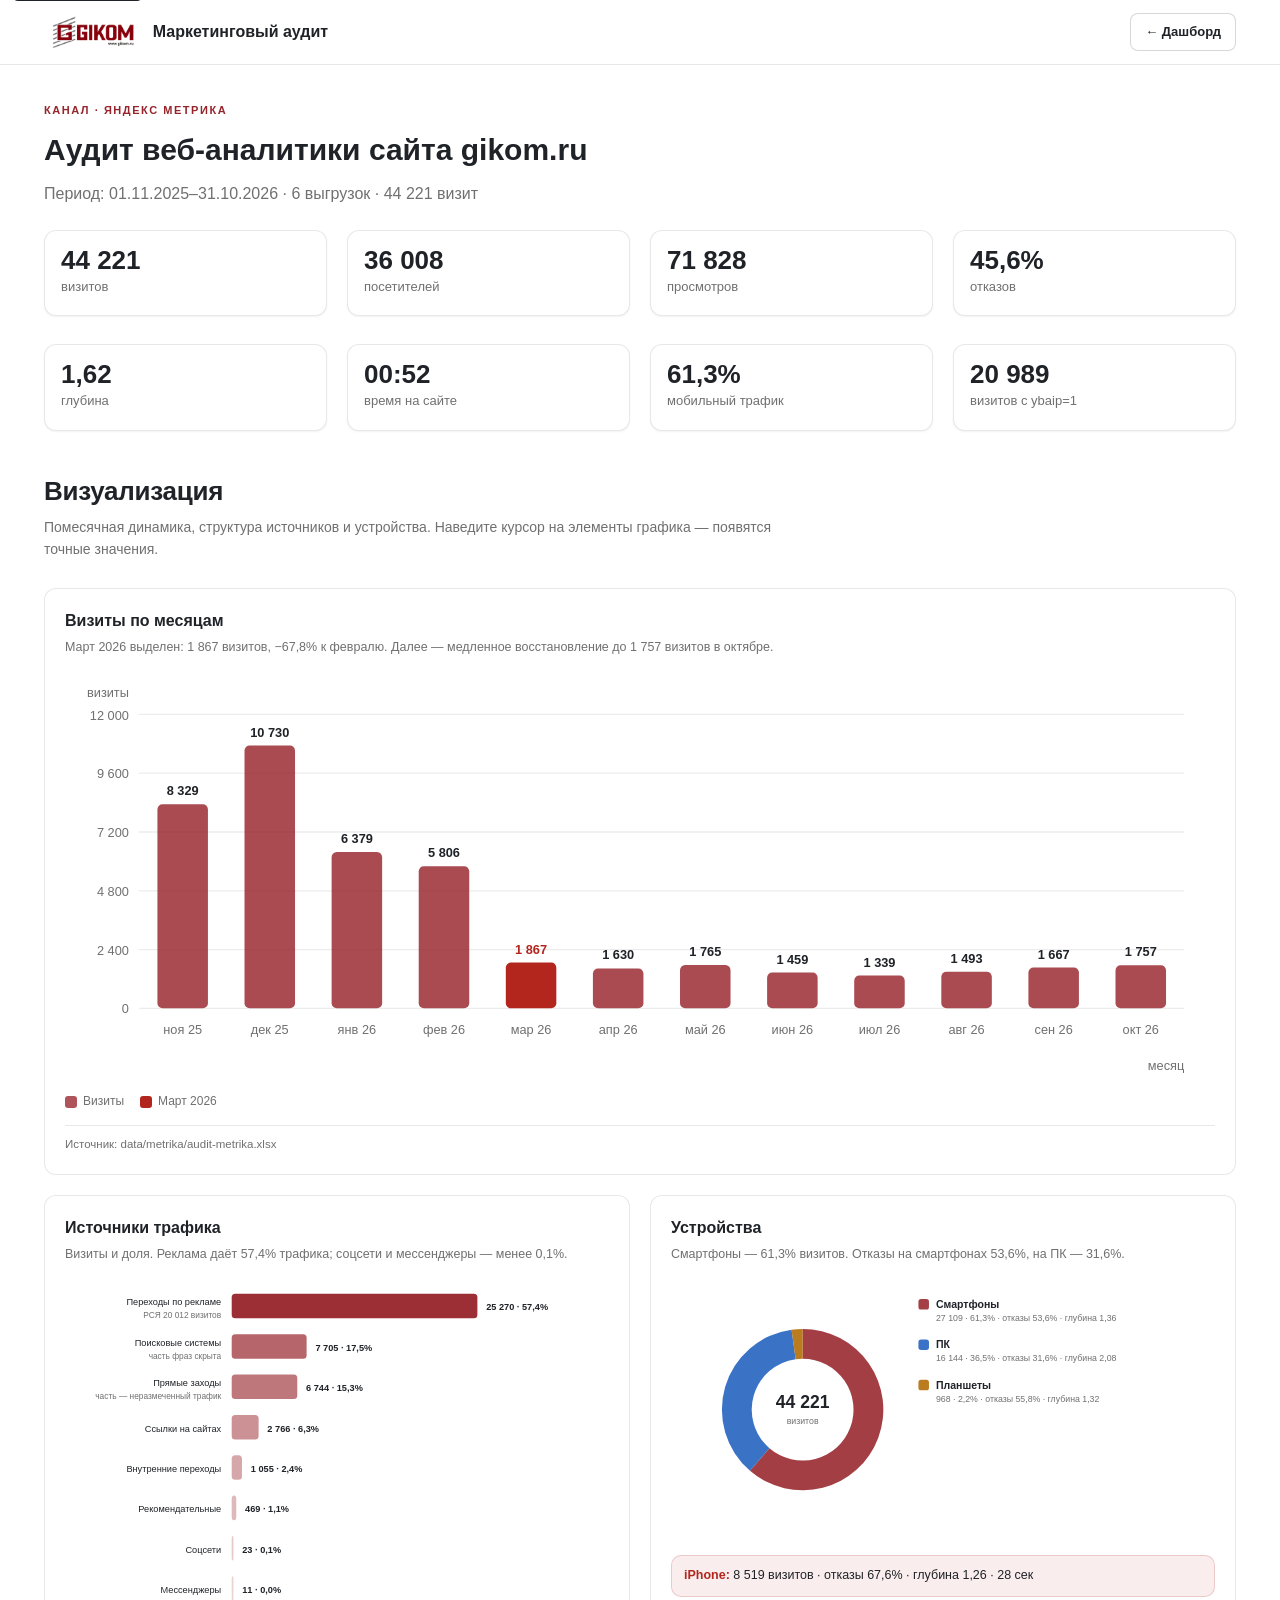
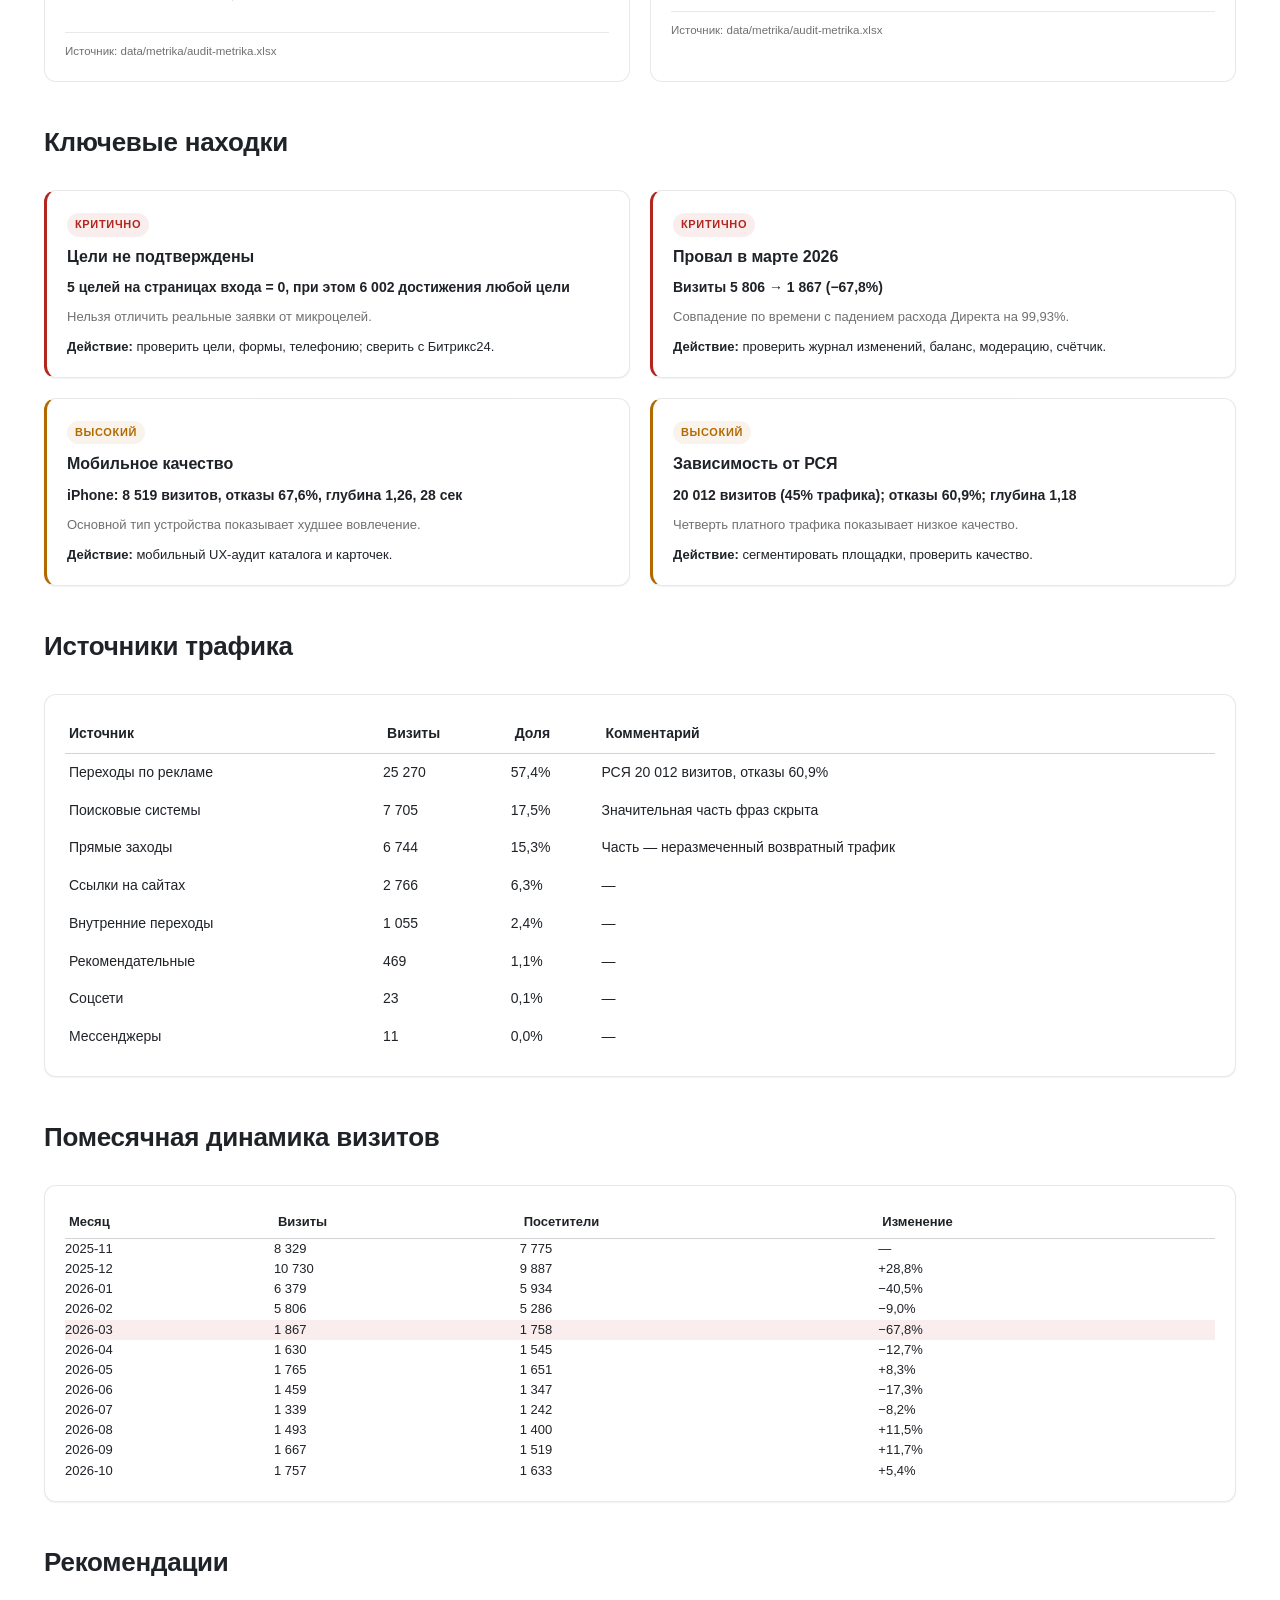
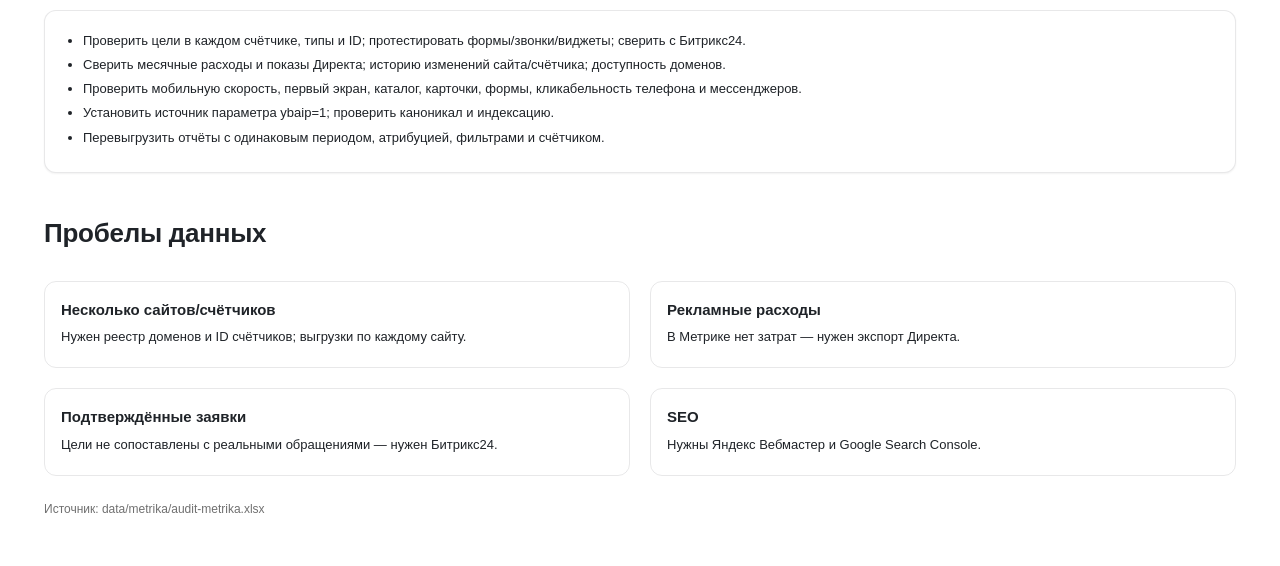
<file: audit/dashboard/channels/metrika.html>
﻿<!DOCTYPE html>
<html lang="ru">
<head>
  <meta charset="UTF-8">
  <meta name="viewport" content="width=device-width, initial-scale=1.0">
  <title>Аудит Яндекс Метрики — ГИКОМ</title>
  <link rel="stylesheet" href="../css/styles.css">
</head>
<body>
  <a class="skip-link" href="#main">К содержанию</a>
  <header class="site-header">
    <div class="container site-header__inner">
      <a class="logo" href="../../index.html">
        <img src="../img/logo.png" alt="ГИКОМ">
        <span>Маркетинговый аудит</span>
      </a>
      <div class="header-actions">
        <a class="btn" href="../../index.html">← Дашборд</a>
      </div>
    </div>
  </header>
  <main id="main" class="container" style="padding-top:32px;padding-bottom:48px">
    <span class="eyebrow">Канал · Яндекс Метрика</span>
    <h1 style="font-size:30px;font-weight:900;margin-bottom:8px">Аудит веб-аналитики сайта gikom.ru</h1>
    <p style="color:var(--muted);margin-bottom:24px">Период: 01.11.2025–31.10.2026 · 6 выгрузок · 44 221 визит</p>

    <div class="grid grid--4" style="margin-bottom:28px">
      <div class="kpi"><div class="kpi__value">44 221</div><div class="kpi__label">визитов</div></div>
      <div class="kpi"><div class="kpi__value">36 008</div><div class="kpi__label">посетителей</div></div>
      <div class="kpi"><div class="kpi__value">71 828</div><div class="kpi__label">просмотров</div></div>
      <div class="kpi"><div class="kpi__value">45,6%</div><div class="kpi__label">отказов</div></div>
    </div>

    <div class="grid grid--4" style="margin-bottom:28px">
      <div class="kpi"><div class="kpi__value">1,62</div><div class="kpi__label">глубина</div></div>
      <div class="kpi"><div class="kpi__value">00:52</div><div class="kpi__label">время на сайте</div></div>
      <div class="kpi"><div class="kpi__value">61,3%</div><div class="kpi__label">мобильный трафик</div></div>
      <div class="kpi"><div class="kpi__value">20 989</div><div class="kpi__label">визитов с ybaip=1</div></div>
    </div>

    <div class="section-head" style="margin-top:40px">
      <h2>Визуализация</h2>
      <p style="color:var(--muted);font-size:14px;max-width:760px">Помесячная динамика, структура источников и устройства. Наведите курсор на элементы графика — появятся точные значения.</p>
    </div>
    <div class="viz-grid">
      <div class="chart chart--wide">
        <div class="chart__head"><div>
          <div class="chart__title">Визиты по месяцам</div>
          <div class="chart__note">Март 2026 выделен: 1 867 визитов, −67,8% к февралю. Далее — медленное восстановление до 1 757 визитов в октябре.</div>
        </div></div>
        <svg id="mt-visits" viewBox="0 0 900 320" role="img" aria-label="Визиты по месяцам"></svg>
        <div class="chart__legend">
          <span><i class="lg--visits"></i> Визиты</span>
          <span><i class="lg--crash"></i> Март 2026</span>
        </div>
        <div class="chart__foot">Источник: data/metrika/audit-metrika.xlsx</div>
      </div>
      <div class="chart">
        <div class="chart__head"><div>
          <div class="chart__title">Источники трафика</div>
          <div class="chart__note">Визиты и доля. Реклама даёт 57,4% трафика; соцсети и мессенджеры — менее 0,1%.</div>
        </div></div>
        <svg id="mt-sources" viewBox="0 0 620 400" role="img" aria-label="Источники трафика"></svg>
        <div class="chart__foot">Источник: data/metrika/audit-metrika.xlsx</div>
      </div>
      <div class="chart">
        <div class="chart__head"><div>
          <div class="chart__title">Устройства</div>
          <div class="chart__note">Смартфоны — 61,3% визитов. Отказы на смартфонах 53,6%, на ПК — 31,6%.</div>
        </div></div>
        <svg id="mt-devices" viewBox="0 0 620 300" role="img" aria-label="Устройства"></svg>
        <div class="chart__callout"><strong>iPhone:</strong> 8 519 визитов · отказы 67,6% · глубина 1,26 · 28 сек</div>
        <div class="chart__foot">Источник: data/metrika/audit-metrika.xlsx</div>
      </div>
    </div>

    <div class="section-head" style="margin-top:40px"><h2>Ключевые находки</h2></div>
    <div class="grid grid--2">
      <div class="card bn-card bn-card--critical">
        <span class="chip chip--critical">Критично</span>
        <h3 class="card__title" style="margin-top:8px">Цели не подтверждены</h3>
        <div class="bn-card__metric">5 целей на страницах входа = 0, при этом 6 002 достижения любой цели</div>
        <div class="bn-card__why">Нельзя отличить реальные заявки от микроцелей.</div>
        <div class="bn-card__action"><strong>Действие:</strong> проверить цели, формы, телефонию; сверить с Битрикс24.</div>
      </div>
      <div class="card bn-card bn-card--critical">
        <span class="chip chip--critical">Критично</span>
        <h3 class="card__title" style="margin-top:8px">Провал в марте 2026</h3>
        <div class="bn-card__metric">Визиты 5 806 → 1 867 (−67,8%)</div>
        <div class="bn-card__why">Совпадение по времени с падением расхода Директа на 99,93%.</div>
        <div class="bn-card__action"><strong>Действие:</strong> проверить журнал изменений, баланс, модерацию, счётчик.</div>
      </div>
      <div class="card bn-card bn-card--high">
        <span class="chip chip--high">Высокий</span>
        <h3 class="card__title" style="margin-top:8px">Мобильное качество</h3>
        <div class="bn-card__metric">iPhone: 8 519 визитов, отказы 67,6%, глубина 1,26, 28 сек</div>
        <div class="bn-card__why">Основной тип устройства показывает худшее вовлечение.</div>
        <div class="bn-card__action"><strong>Действие:</strong> мобильный UX-аудит каталога и карточек.</div>
      </div>
      <div class="card bn-card bn-card--high">
        <span class="chip chip--high">Высокий</span>
        <h3 class="card__title" style="margin-top:8px">Зависимость от РСЯ</h3>
        <div class="bn-card__metric">20 012 визитов (45% трафика); отказы 60,9%; глубина 1,18</div>
        <div class="bn-card__why">Четверть платного трафика показывает низкое качество.</div>
        <div class="bn-card__action"><strong>Действие:</strong> сегментировать площадки, проверить качество.</div>
      </div>
    </div>

    <div class="section-head" style="margin-top:40px"><h2>Источники трафика</h2></div>
    <div class="card">
      <table style="width:100%;border-collapse:collapse;font-size:14px">
        <thead><tr style="text-align:left;border-bottom:1px solid var(--border)">
          <th style="padding:8px 4px">Источник</th><th style="padding:8px 4px">Визиты</th><th style="padding:8px 4px">Доля</th><th style="padding:8px 4px">Комментарий</th>
        </tr></thead>
        <tbody>
          <tr><td style="padding:8px 4px">Переходы по рекламе</td><td>25 270</td><td>57,4%</td><td>РСЯ 20 012 визитов, отказы 60,9%</td></tr>
          <tr><td style="padding:8px 4px">Поисковые системы</td><td>7 705</td><td>17,5%</td><td>Значительная часть фраз скрыта</td></tr>
          <tr><td style="padding:8px 4px">Прямые заходы</td><td>6 744</td><td>15,3%</td><td>Часть — неразмеченный возвратный трафик</td></tr>
          <tr><td style="padding:8px 4px">Ссылки на сайтах</td><td>2 766</td><td>6,3%</td><td>—</td></tr>
          <tr><td style="padding:8px 4px">Внутренние переходы</td><td>1 055</td><td>2,4%</td><td>—</td></tr>
          <tr><td style="padding:8px 4px">Рекомендательные</td><td>469</td><td>1,1%</td><td>—</td></tr>
          <tr><td style="padding:8px 4px">Соцсети</td><td>23</td><td>0,1%</td><td>—</td></tr>
          <tr><td style="padding:8px 4px">Мессенджеры</td><td>11</td><td>0,0%</td><td>—</td></tr>
        </tbody>
      </table>
    </div>

    <div class="section-head" style="margin-top:40px"><h2>Помесячная динамика визитов</h2></div>
    <div class="card">
      <table style="width:100%;border-collapse:collapse;font-size:13px">
        <thead><tr style="text-align:left;border-bottom:1px solid var(--border)">
          <th style="padding:6px 4px">Месяц</th><th style="padding:6px 4px">Визиты</th><th style="padding:6px 4px">Посетители</th><th style="padding:6px 4px">Изменение</th>
        </tr></thead>
        <tbody>
          <tr><td>2025-11</td><td>8 329</td><td>7 775</td><td>—</td></tr>
          <tr><td>2025-12</td><td>10 730</td><td>9 887</td><td>+28,8%</td></tr>
          <tr><td>2026-01</td><td>6 379</td><td>5 934</td><td>−40,5%</td></tr>
          <tr><td>2026-02</td><td>5 806</td><td>5 286</td><td>−9,0%</td></tr>
          <tr style="background:var(--critical-soft)"><td>2026-03</td><td>1 867</td><td>1 758</td><td>−67,8%</td></tr>
          <tr><td>2026-04</td><td>1 630</td><td>1 545</td><td>−12,7%</td></tr>
          <tr><td>2026-05</td><td>1 765</td><td>1 651</td><td>+8,3%</td></tr>
          <tr><td>2026-06</td><td>1 459</td><td>1 347</td><td>−17,3%</td></tr>
          <tr><td>2026-07</td><td>1 339</td><td>1 242</td><td>−8,2%</td></tr>
          <tr><td>2026-08</td><td>1 493</td><td>1 400</td><td>+11,5%</td></tr>
          <tr><td>2026-09</td><td>1 667</td><td>1 519</td><td>+11,7%</td></tr>
          <tr><td>2026-10</td><td>1 757</td><td>1 633</td><td>+5,4%</td></tr>
        </tbody>
      </table>
    </div>

    <div class="section-head" style="margin-top:40px"><h2>Рекомендации</h2></div>
    <div class="card">
      <ul class="card__list">
        <li>Проверить цели в каждом счётчике, типы и ID; протестировать формы/звонки/виджеты; сверить с Битрикс24.</li>
        <li>Сверить месячные расходы и показы Директа; историю изменений сайта/счётчика; доступность доменов.</li>
        <li>Проверить мобильную скорость, первый экран, каталог, карточки, формы, кликабельность телефона и мессенджеров.</li>
        <li>Установить источник параметра ybaip=1; проверить каноникал и индексацию.</li>
        <li>Перевыгрузить отчёты с одинаковым периодом, атрибуцией, фильтрами и счётчиком.</li>
      </ul>
    </div>

    <div class="section-head" style="margin-top:40px"><h2>Пробелы данных</h2></div>
    <div class="grid grid--2">
      <div class="gap"><div class="gap__title">Несколько сайтов/счётчиков</div><div class="gap__row">Нужен реестр доменов и ID счётчиков; выгрузки по каждому сайту.</div></div>
      <div class="gap"><div class="gap__title">Рекламные расходы</div><div class="gap__row">В Метрике нет затрат — нужен экспорт Директа.</div></div>
      <div class="gap"><div class="gap__title">Подтверждённые заявки</div><div class="gap__row">Цели не сопоставлены с реальными обращениями — нужен Битрикс24.</div></div>
      <div class="gap"><div class="gap__title">SEO</div><div class="gap__row">Нужны Яндекс Вебмастер и Google Search Console.</div></div>
    </div>

    <p style="margin-top:24px;font-size:12px;color:var(--muted)">Источник: data/metrika/audit-metrika.xlsx</p>
  </main>

  <script src="../js/charts.js"></script>
  <script>
    (function () {
      var months = ["ноя 25", "дек 25", "янв 26", "фев 26", "мар 26", "апр 26", "май 26", "июн 26", "июл 26", "авг 26", "сен 26", "окт 26"];
      GIKOM.bars(document.getElementById("mt-visits"), {
        labels: months,
        values: [8329, 10730, 6379, 5806, 1867, 1630, 1765, 1459, 1339, 1493, 1667, 1757],
        highlight: 4,
        yTitle: "визиты",
        xTitle: "месяц",
        width: 900,
        height: 320
      });

      GIKOM.hbars(document.getElementById("mt-sources"), {
        width: 620, rowH: 46, padL: 190, padR: 150,
        rows: [
          { label: "Переходы по рекламе", sub: "РСЯ 20 012 визитов", value: 25270, valueLabel: "25 270 · 57,4%", opacity: 0.95 },
          { label: "Поисковые системы", sub: "часть фраз скрыта", value: 7705, valueLabel: "7 705 · 17,5%", opacity: 0.7 },
          { label: "Прямые заходы", sub: "часть — неразмеченный трафик", value: 6744, valueLabel: "6 744 · 15,3%", opacity: 0.62 },
          { label: "Ссылки на сайтах", value: 2766, valueLabel: "2 766 · 6,3%", opacity: 0.5 },
          { label: "Внутренние переходы", value: 1055, valueLabel: "1 055 · 2,4%", opacity: 0.4 },
          { label: "Рекомендательные", value: 469, valueLabel: "469 · 1,1%", opacity: 0.32 },
          { label: "Соцсети", value: 23, valueLabel: "23 · 0,1%", opacity: 0.24 },
          { label: "Мессенджеры", value: 11, valueLabel: "11 · 0,0%", opacity: 0.2 }
        ]
      });

      GIKOM.donut(document.getElementById("mt-devices"), {
        width: 620, height: 300, cx: 150, cy: 150, r: 92, inner: 58,
        centerValue: "44 221", centerLabel: "визитов",
        rows: [
          { label: "Смартфоны", value: 27109, note: "отказы 53,6% · глубина 1,36", color: "#97242B" },
          { label: "ПК", value: 16144, note: "отказы 31,6% · глубина 2,08", color: "#1F5FBF" },
          { label: "Планшеты", value: 968, note: "отказы 55,8% · глубина 1,32", color: "#B26A00" }
        ]
      });
    })();
  </script>
</body>
</html>
</file>
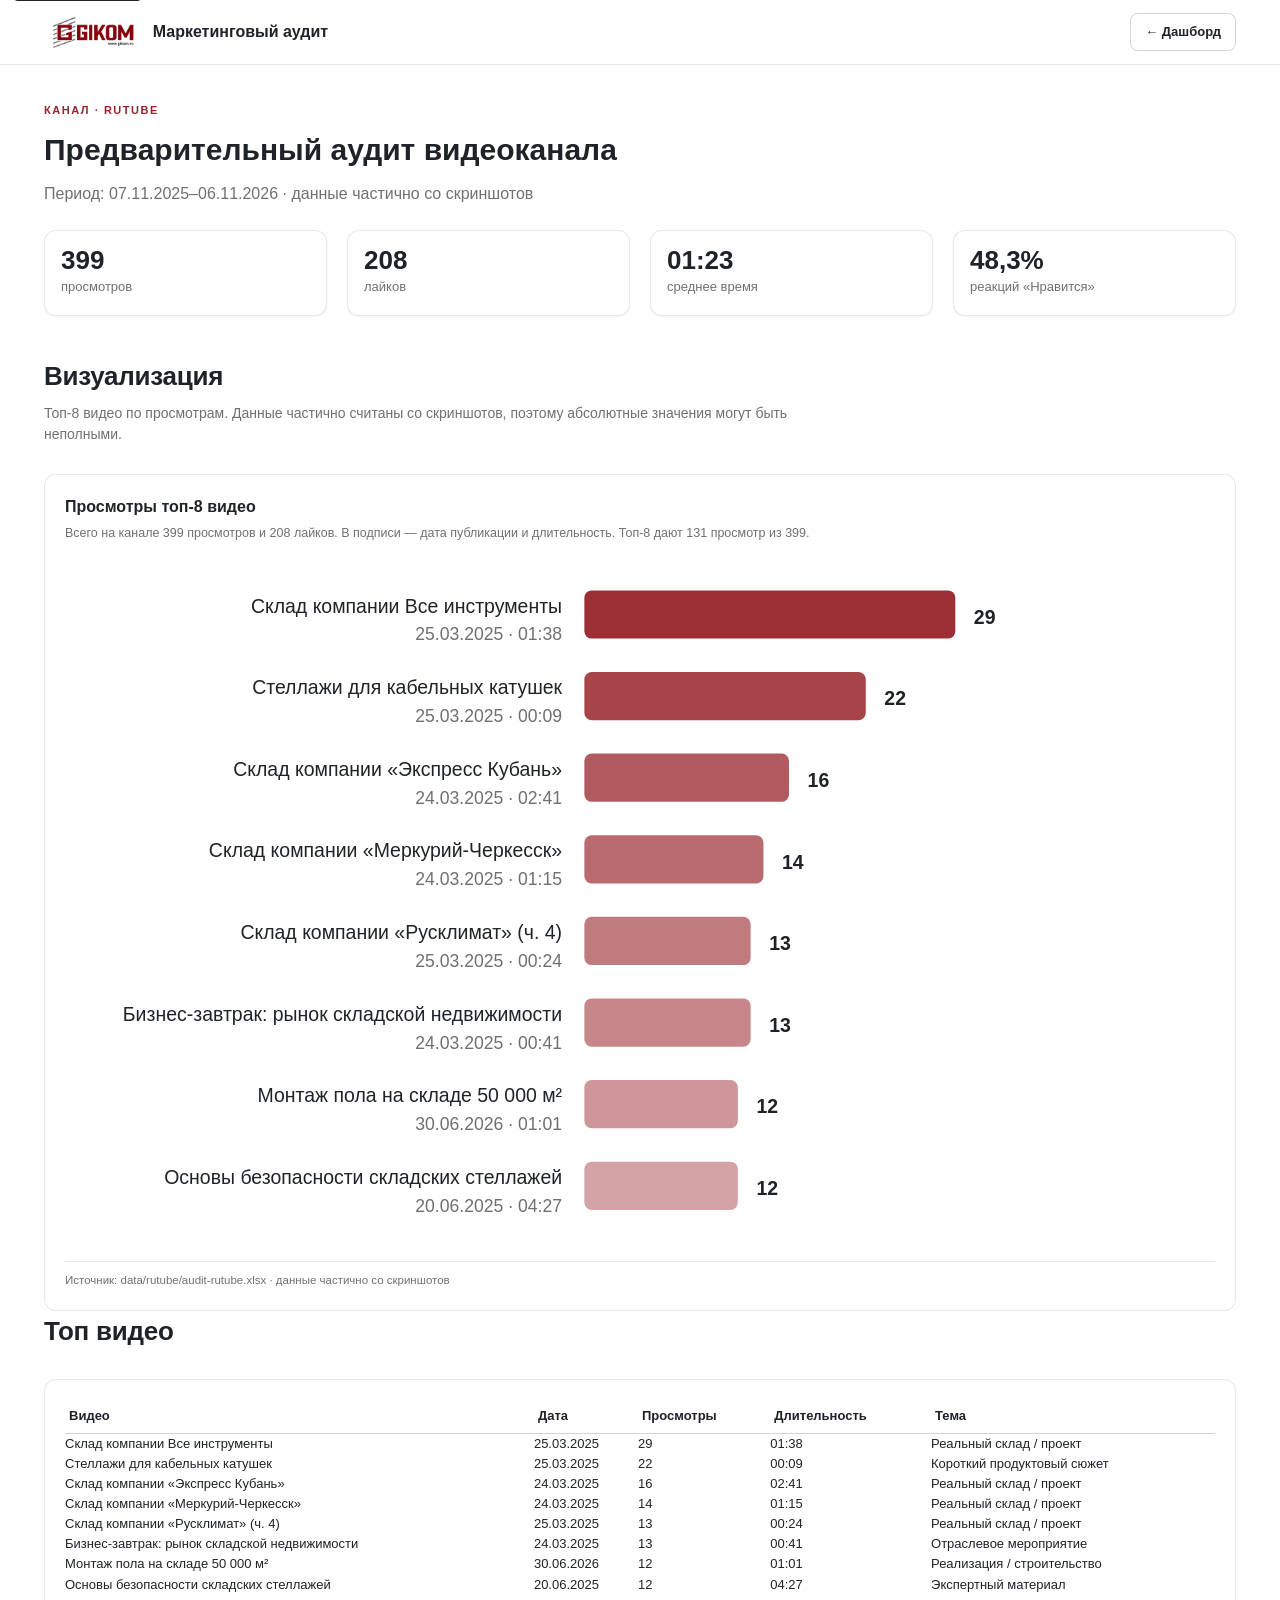
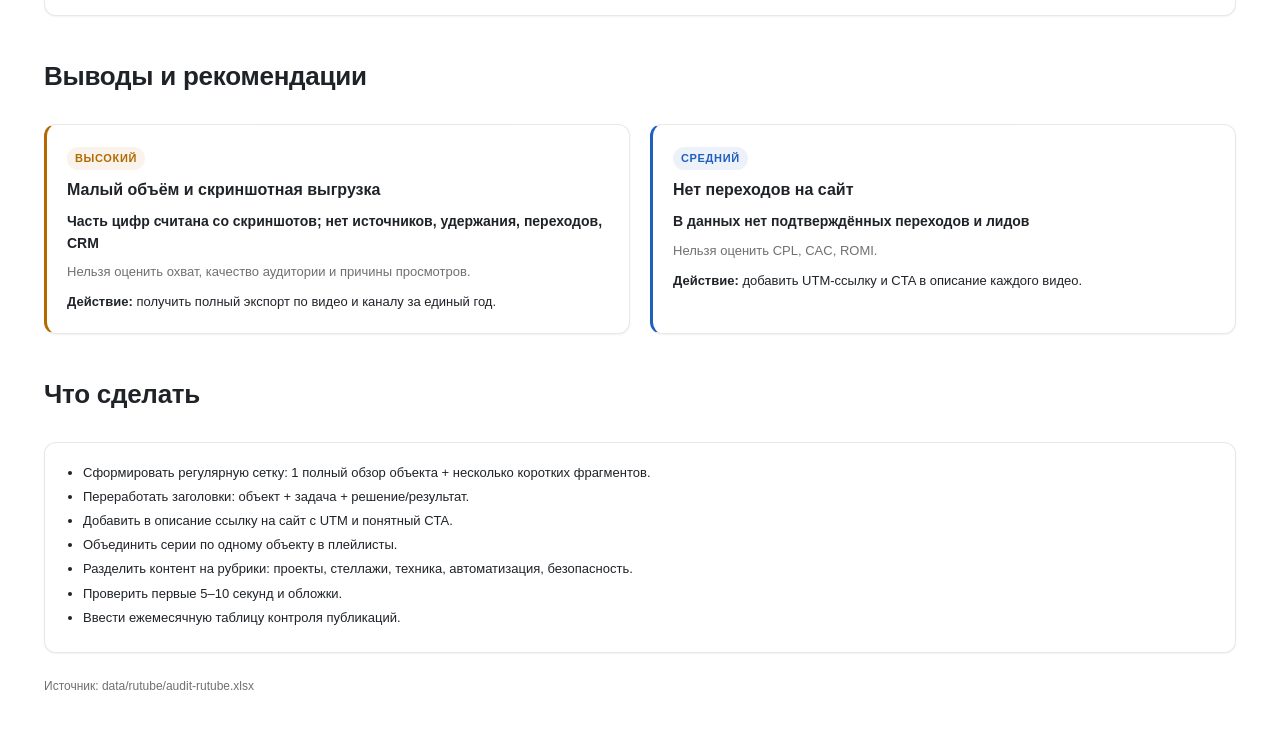
<file: audit/dashboard/channels/rutube.html>
﻿<!DOCTYPE html>
<html lang="ru">
<head>
  <meta charset="UTF-8">
  <meta name="viewport" content="width=device-width, initial-scale=1.0">
  <title>Аудит RuTube — ГИКОМ</title>
  <link rel="stylesheet" href="../css/styles.css">
</head>
<body>
  <a class="skip-link" href="#main">К содержанию</a>
  <header class="site-header">
    <div class="container site-header__inner">
      <a class="logo" href="../../index.html"><img src="../img/logo.png" alt="ГИКОМ"><span>Маркетинговый аудит</span></a>
      <div class="header-actions"><a class="btn" href="../../index.html">← Дашборд</a></div>
    </div>
  </header>
  <main id="main" class="container" style="padding-top:32px;padding-bottom:48px">
    <span class="eyebrow">Канал · RuTube</span>
    <h1 style="font-size:30px;font-weight:900;margin-bottom:8px">Предварительный аудит видеоканала</h1>
    <p style="color:var(--muted);margin-bottom:24px">Период: 07.11.2025–06.11.2026 · данные частично со скриншотов</p>

    <div class="grid grid--4" style="margin-bottom:28px">
      <div class="kpi"><div class="kpi__value">399</div><div class="kpi__label">просмотров</div></div>
      <div class="kpi"><div class="kpi__value">208</div><div class="kpi__label">лайков</div></div>
      <div class="kpi"><div class="kpi__value">01:23</div><div class="kpi__label">среднее время</div></div>
      <div class="kpi"><div class="kpi__value">48,3%</div><div class="kpi__label">реакций «Нравится»</div></div>
    </div>

    <div class="section-head" style="margin-top:40px">
      <h2>Визуализация</h2>
      <p style="color:var(--muted);font-size:14px;max-width:760px">Топ-8 видео по просмотрам. Данные частично считаны со скриншотов, поэтому абсолютные значения могут быть неполными.</p>
    </div>
    <div class="viz-grid">
      <div class="chart chart--wide">
        <div class="chart__head"><div>
          <div class="chart__title">Просмотры топ-8 видео</div>
          <div class="chart__note">Всего на канале 399 просмотров и 208 лайков. В подписи — дата публикации и длительность. Топ-8 дают 131 просмотр из 399.</div>
        </div></div>
        <svg id="rt-videos" viewBox="0 0 620 400" role="img" aria-label="Просмотры топ-8 видео"></svg>
        <div class="chart__foot">Источник: data/rutube/audit-rutube.xlsx · данные частично со скриншотов</div>
      </div>
    </div>

    <div class="section-head"><h2>Топ видео</h2></div>
    <div class="card">
      <table style="width:100%;border-collapse:collapse;font-size:13px">
        <thead><tr style="text-align:left;border-bottom:1px solid var(--border)">
          <th style="padding:6px 4px">Видео</th><th style="padding:6px 4px">Дата</th><th style="padding:6px 4px">Просмотры</th><th style="padding:6px 4px">Длительность</th><th style="padding:6px 4px">Тема</th>
        </tr></thead>
        <tbody>
          <tr><td>Склад компании Все инструменты</td><td>25.03.2025</td><td>29</td><td>01:38</td><td>Реальный склад / проект</td></tr>
          <tr><td>Стеллажи для кабельных катушек</td><td>25.03.2025</td><td>22</td><td>00:09</td><td>Короткий продуктовый сюжет</td></tr>
          <tr><td>Склад компании «Экспресс Кубань»</td><td>24.03.2025</td><td>16</td><td>02:41</td><td>Реальный склад / проект</td></tr>
          <tr><td>Склад компании «Меркурий-Черкесск»</td><td>24.03.2025</td><td>14</td><td>01:15</td><td>Реальный склад / проект</td></tr>
          <tr><td>Склад компании «Русклимат» (ч. 4)</td><td>25.03.2025</td><td>13</td><td>00:24</td><td>Реальный склад / проект</td></tr>
          <tr><td>Бизнес-завтрак: рынок складской недвижимости</td><td>24.03.2025</td><td>13</td><td>00:41</td><td>Отраслевое мероприятие</td></tr>
          <tr><td>Монтаж пола на складе 50 000 м²</td><td>30.06.2026</td><td>12</td><td>01:01</td><td>Реализация / строительство</td></tr>
          <tr><td>Основы безопасности складских стеллажей</td><td>20.06.2025</td><td>12</td><td>04:27</td><td>Экспертный материал</td></tr>
        </tbody>
      </table>
    </div>

    <div class="section-head" style="margin-top:40px"><h2>Выводы и рекомендации</h2></div>
    <div class="grid grid--2">
      <div class="card bn-card bn-card--high"><span class="chip chip--high">Высокий</span><h3 class="card__title" style="margin-top:8px">Малый объём и скриншотная выгрузка</h3><div class="bn-card__metric">Часть цифр считана со скриншотов; нет источников, удержания, переходов, CRM</div><div class="bn-card__why">Нельзя оценить охват, качество аудитории и причины просмотров.</div><div class="bn-card__action"><strong>Действие:</strong> получить полный экспорт по видео и каналу за единый год.</div></div>
      <div class="card bn-card bn-card--medium"><span class="chip chip--medium">Средний</span><h3 class="card__title" style="margin-top:8px">Нет переходов на сайт</h3><div class="bn-card__metric">В данных нет подтверждённых переходов и лидов</div><div class="bn-card__why">Нельзя оценить CPL, CAC, ROMI.</div><div class="bn-card__action"><strong>Действие:</strong> добавить UTM-ссылку и CTA в описание каждого видео.</div></div>
    </div>

    <div class="section-head" style="margin-top:40px"><h2>Что сделать</h2></div>
    <div class="card">
      <ul class="card__list">
        <li>Сформировать регулярную сетку: 1 полный обзор объекта + несколько коротких фрагментов.</li>
        <li>Переработать заголовки: объект + задача + решение/результат.</li>
        <li>Добавить в описание ссылку на сайт с UTM и понятный CTA.</li>
        <li>Объединить серии по одному объекту в плейлисты.</li>
        <li>Разделить контент на рубрики: проекты, стеллажи, техника, автоматизация, безопасность.</li>
        <li>Проверить первые 5–10 секунд и обложки.</li>
        <li>Ввести ежемесячную таблицу контроля публикаций.</li>
      </ul>
    </div>

    <p style="margin-top:24px;font-size:12px;color:var(--muted)">Источник: data/rutube/audit-rutube.xlsx</p>
  </main>

  <script src="../js/charts.js"></script>
  <script>
    (function () {
      GIKOM.hbars(document.getElementById("rt-videos"), {
        width: 620, rowH: 44, padL: 280, padR: 140,
        rows: [
          { label: "Склад компании Все инструменты", sub: "25.03.2025 · 01:38", value: 29, valueLabel: "29", opacity: 0.95 },
          { label: "Стеллажи для кабельных катушек", sub: "25.03.2025 · 00:09", value: 22, valueLabel: "22", opacity: 0.85 },
          { label: "Склад компании «Экспресс Кубань»", sub: "24.03.2025 · 02:41", value: 16, valueLabel: "16", opacity: 0.75 },
          { label: "Склад компании «Меркурий-Черкесск»", sub: "24.03.2025 · 01:15", value: 14, valueLabel: "14", opacity: 0.68 },
          { label: "Склад компании «Русклимат» (ч. 4)", sub: "25.03.2025 · 00:24", value: 13, valueLabel: "13", opacity: 0.6 },
          { label: "Бизнес-завтрак: рынок складской недвижимости", sub: "24.03.2025 · 00:41", value: 13, valueLabel: "13", opacity: 0.55 },
          { label: "Монтаж пола на складе 50 000 м²", sub: "30.06.2026 · 01:01", value: 12, valueLabel: "12", opacity: 0.48 },
          { label: "Основы безопасности складских стеллажей", sub: "20.06.2025 · 04:27", value: 12, valueLabel: "12", opacity: 0.42 }
        ]
      });
    })();
  </script>
</body>
</html>
</file>
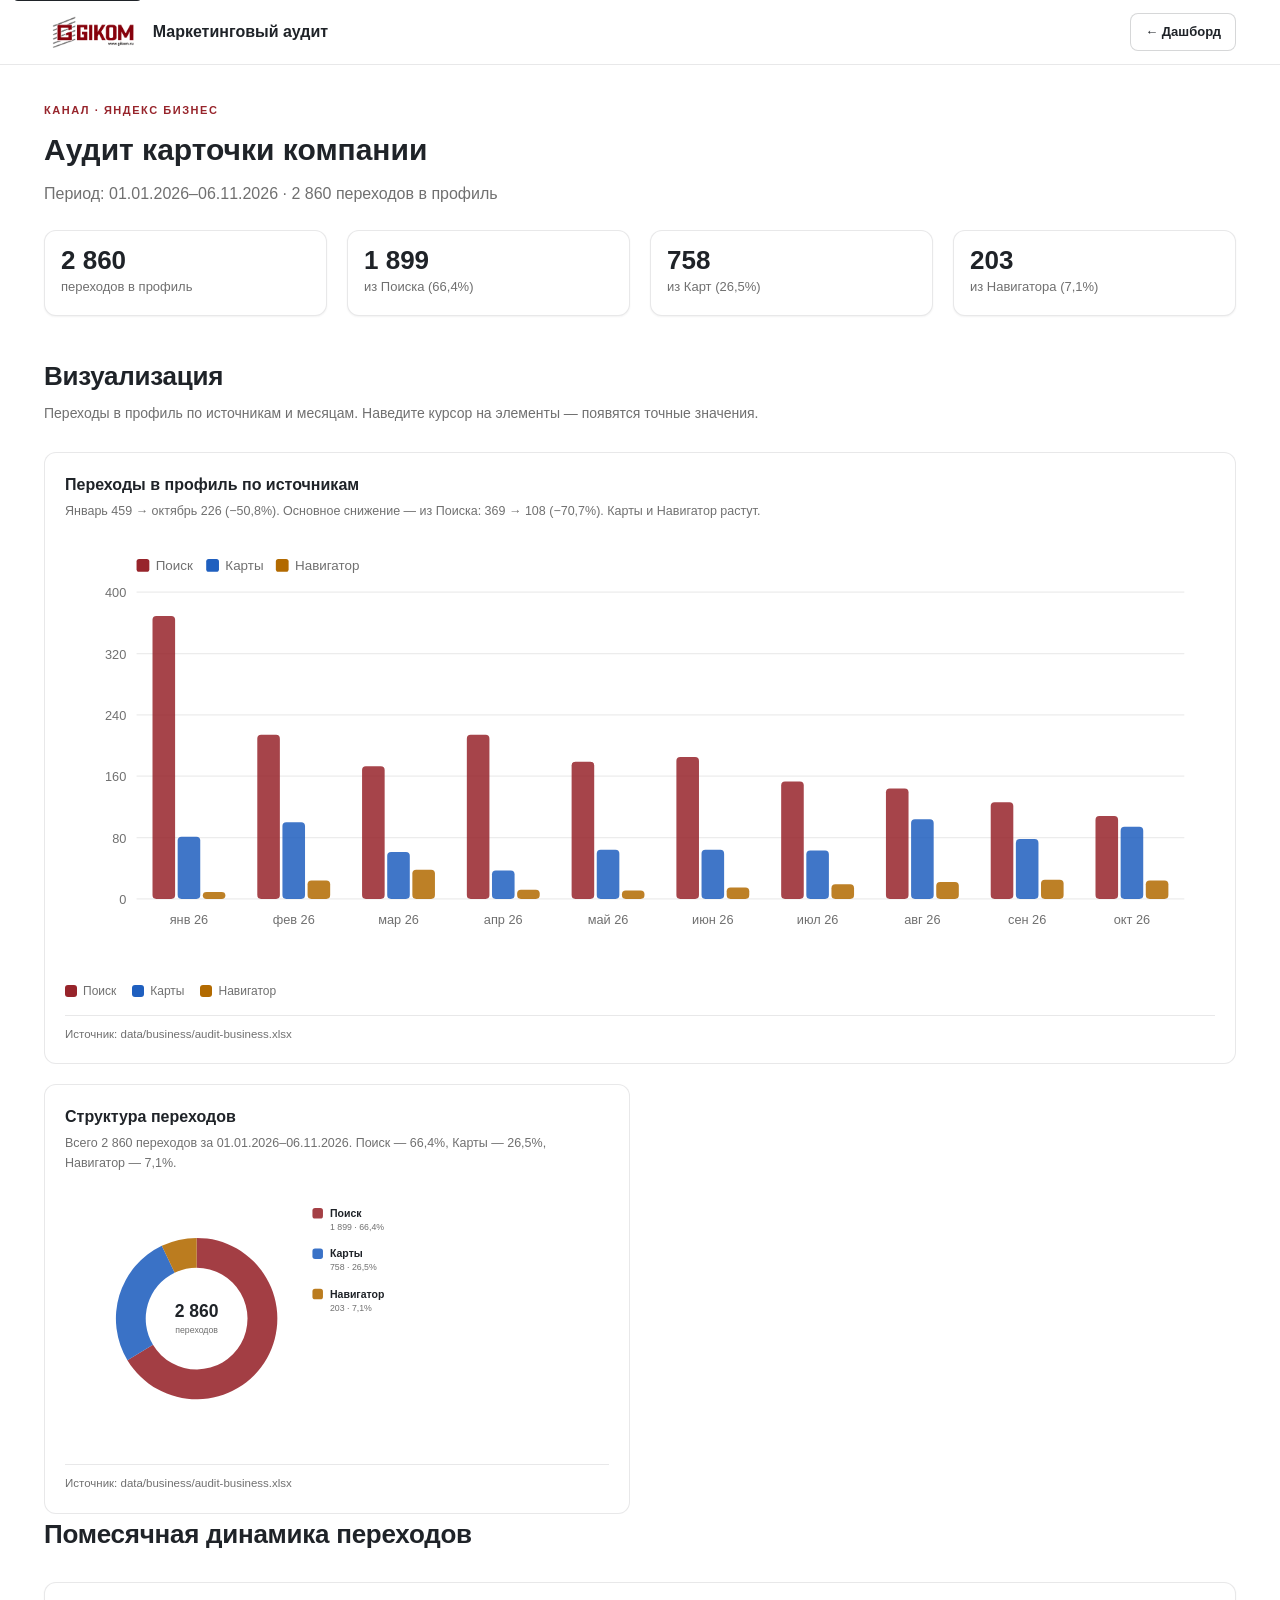
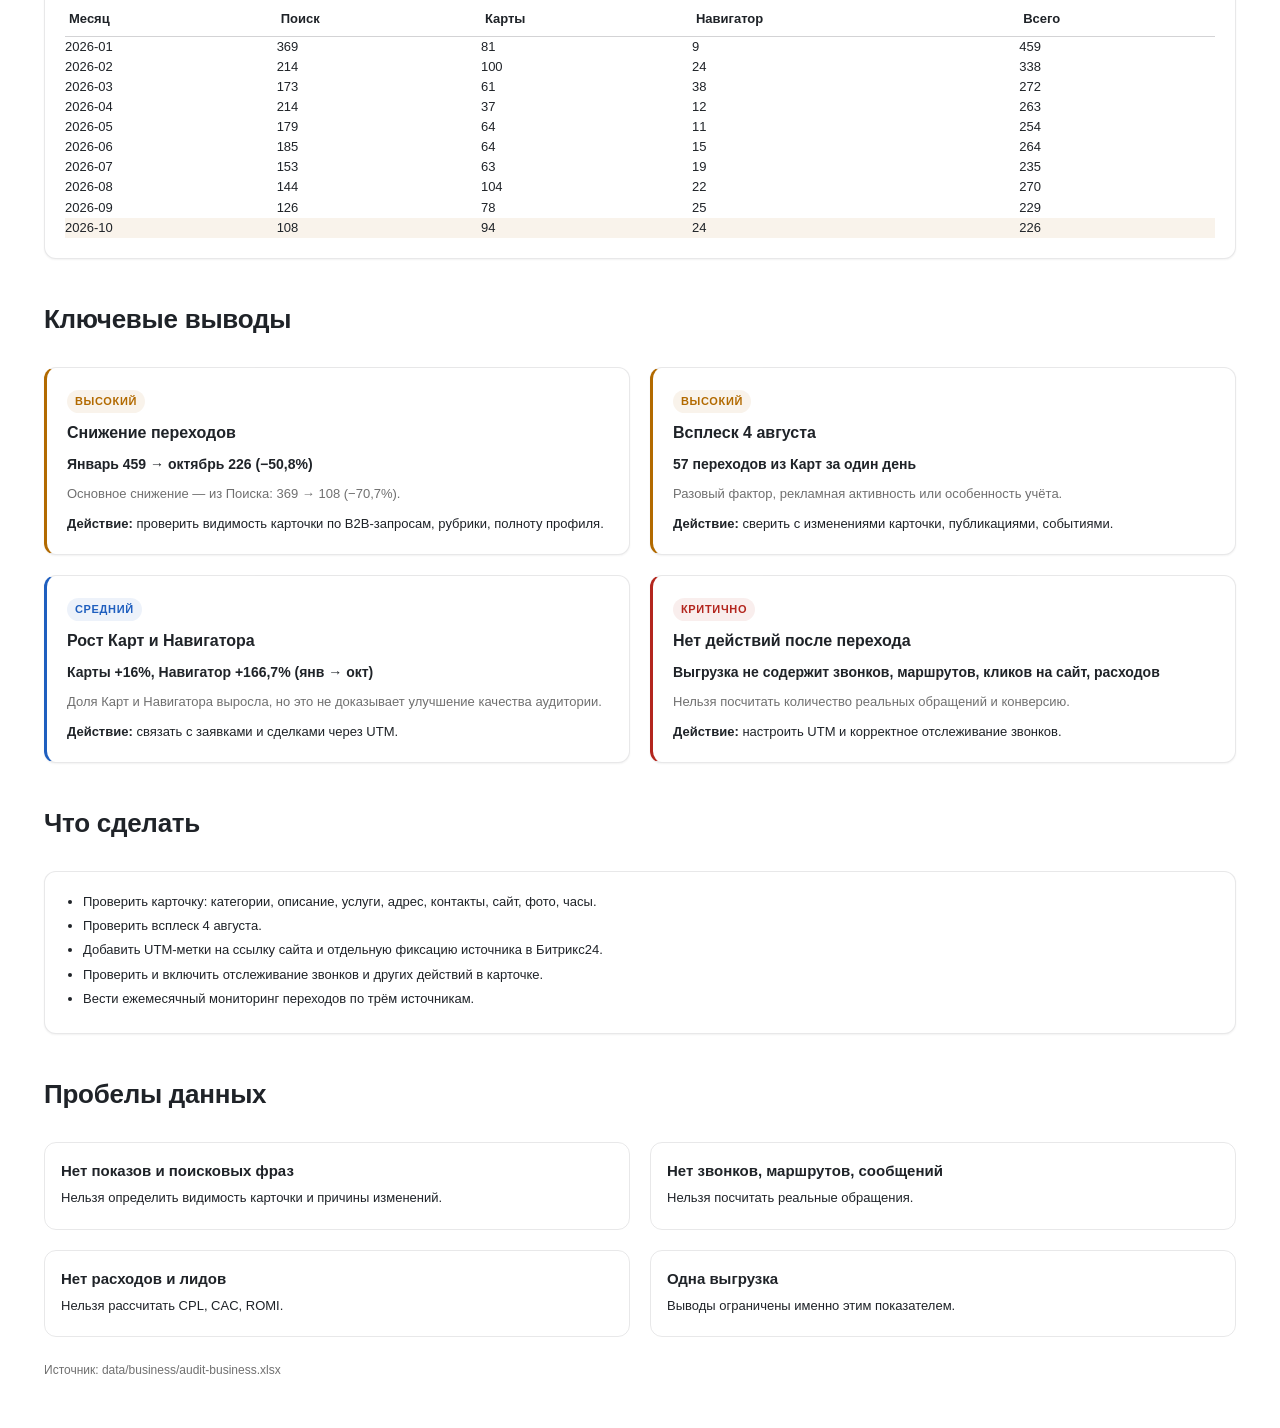
<file: audit/dashboard/channels/yandex-biz.html>
﻿<!DOCTYPE html>
<html lang="ru">
<head>
  <meta charset="UTF-8">
  <meta name="viewport" content="width=device-width, initial-scale=1.0">
  <title>Аудит Яндекс Бизнеса — ГИКОМ</title>
  <link rel="stylesheet" href="../css/styles.css">
</head>
<body>
  <a class="skip-link" href="#main">К содержанию</a>
  <header class="site-header">
    <div class="container site-header__inner">
      <a class="logo" href="../../index.html"><img src="../img/logo.png" alt="ГИКОМ"><span>Маркетинговый аудит</span></a>
      <div class="header-actions"><a class="btn" href="../../index.html">← Дашборд</a></div>
    </div>
  </header>
  <main id="main" class="container" style="padding-top:32px;padding-bottom:48px">
    <span class="eyebrow">Канал · Яндекс Бизнес</span>
    <h1 style="font-size:30px;font-weight:900;margin-bottom:8px">Аудит карточки компании</h1>
    <p style="color:var(--muted);margin-bottom:24px">Период: 01.01.2026–06.11.2026 · 2 860 переходов в профиль</p>

    <div class="grid grid--4" style="margin-bottom:28px">
      <div class="kpi"><div class="kpi__value">2 860</div><div class="kpi__label">переходов в профиль</div></div>
      <div class="kpi"><div class="kpi__value">1 899</div><div class="kpi__label">из Поиска (66,4%)</div></div>
      <div class="kpi"><div class="kpi__value">758</div><div class="kpi__label">из Карт (26,5%)</div></div>
      <div class="kpi"><div class="kpi__value">203</div><div class="kpi__label">из Навигатора (7,1%)</div></div>
    </div>

    <div class="section-head" style="margin-top:40px">
      <h2>Визуализация</h2>
      <p style="color:var(--muted);font-size:14px;max-width:760px">Переходы в профиль по источникам и месяцам. Наведите курсор на элементы — появятся точные значения.</p>
    </div>
    <div class="viz-grid">
      <div class="chart chart--wide">
        <div class="chart__head"><div>
          <div class="chart__title">Переходы в профиль по источникам</div>
          <div class="chart__note">Январь 459 → октябрь 226 (−50,8%). Основное снижение — из Поиска: 369 → 108 (−70,7%). Карты и Навигатор растут.</div>
        </div></div>
        <svg id="biz-monthly" viewBox="0 0 900 340" role="img" aria-label="Переходы в профиль по источникам"></svg>
        <div class="chart__legend">
          <span><i style="background:#97242B"></i> Поиск</span>
          <span><i style="background:#1F5FBF"></i> Карты</span>
          <span><i style="background:#B26A00"></i> Навигатор</span>
        </div>
        <div class="chart__foot">Источник: data/business/audit-business.xlsx</div>
      </div>
      <div class="chart">
        <div class="chart__head"><div>
          <div class="chart__title">Структура переходов</div>
          <div class="chart__note">Всего 2 860 переходов за 01.01.2026–06.11.2026. Поиск — 66,4%, Карты — 26,5%, Навигатор — 7,1%.</div>
        </div></div>
        <svg id="biz-donut" viewBox="0 0 620 300" role="img" aria-label="Структура переходов"></svg>
        <div class="chart__foot">Источник: data/business/audit-business.xlsx</div>
      </div>
    </div>

    <div class="section-head"><h2>Помесячная динамика переходов</h2></div>
    <div class="card">
      <table style="width:100%;border-collapse:collapse;font-size:13px">
        <thead><tr style="text-align:left;border-bottom:1px solid var(--border)">
          <th style="padding:6px 4px">Месяц</th><th style="padding:6px 4px">Поиск</th><th style="padding:6px 4px">Карты</th><th style="padding:6px 4px">Навигатор</th><th style="padding:6px 4px">Всего</th>
        </tr></thead>
        <tbody>
          <tr><td>2026-01</td><td>369</td><td>81</td><td>9</td><td>459</td></tr>
          <tr><td>2026-02</td><td>214</td><td>100</td><td>24</td><td>338</td></tr>
          <tr><td>2026-03</td><td>173</td><td>61</td><td>38</td><td>272</td></tr>
          <tr><td>2026-04</td><td>214</td><td>37</td><td>12</td><td>263</td></tr>
          <tr><td>2026-05</td><td>179</td><td>64</td><td>11</td><td>254</td></tr>
          <tr><td>2026-06</td><td>185</td><td>64</td><td>15</td><td>264</td></tr>
          <tr><td>2026-07</td><td>153</td><td>63</td><td>19</td><td>235</td></tr>
          <tr><td>2026-08</td><td>144</td><td>104</td><td>22</td><td>270</td></tr>
          <tr><td>2026-09</td><td>126</td><td>78</td><td>25</td><td>229</td></tr>
          <tr style="background:var(--warning-soft)"><td>2026-10</td><td>108</td><td>94</td><td>24</td><td>226</td></tr>
        </tbody>
      </table>
    </div>

    <div class="section-head" style="margin-top:40px"><h2>Ключевые выводы</h2></div>
    <div class="grid grid--2">
      <div class="card bn-card bn-card--high"><span class="chip chip--high">Высокий</span><h3 class="card__title" style="margin-top:8px">Снижение переходов</h3><div class="bn-card__metric">Январь 459 → октябрь 226 (−50,8%)</div><div class="bn-card__why">Основное снижение — из Поиска: 369 → 108 (−70,7%).</div><div class="bn-card__action"><strong>Действие:</strong> проверить видимость карточки по B2B-запросам, рубрики, полноту профиля.</div></div>
      <div class="card bn-card bn-card--high"><span class="chip chip--high">Высокий</span><h3 class="card__title" style="margin-top:8px">Всплеск 4 августа</h3><div class="bn-card__metric">57 переходов из Карт за один день</div><div class="bn-card__why">Разовый фактор, рекламная активность или особенность учёта.</div><div class="bn-card__action"><strong>Действие:</strong> сверить с изменениями карточки, публикациями, событиями.</div></div>
      <div class="card bn-card bn-card--medium"><span class="chip chip--medium">Средний</span><h3 class="card__title" style="margin-top:8px">Рост Карт и Навигатора</h3><div class="bn-card__metric">Карты +16%, Навигатор +166,7% (янв → окт)</div><div class="bn-card__why">Доля Карт и Навигатора выросла, но это не доказывает улучшение качества аудитории.</div><div class="bn-card__action"><strong>Действие:</strong> связать с заявками и сделками через UTM.</div></div>
      <div class="card bn-card bn-card--critical"><span class="chip chip--critical">Критично</span><h3 class="card__title" style="margin-top:8px">Нет действий после перехода</h3><div class="bn-card__metric">Выгрузка не содержит звонков, маршрутов, кликов на сайт, расходов</div><div class="bn-card__why">Нельзя посчитать количество реальных обращений и конверсию.</div><div class="bn-card__action"><strong>Действие:</strong> настроить UTM и корректное отслеживание звонков.</div></div>
    </div>

    <div class="section-head" style="margin-top:40px"><h2>Что сделать</h2></div>
    <div class="card">
      <ul class="card__list">
        <li>Проверить карточку: категории, описание, услуги, адрес, контакты, сайт, фото, часы.</li>
        <li>Проверить всплеск 4 августа.</li>
        <li>Добавить UTM-метки на ссылку сайта и отдельную фиксацию источника в Битрикс24.</li>
        <li>Проверить и включить отслеживание звонков и других действий в карточке.</li>
        <li>Вести ежемесячный мониторинг переходов по трём источникам.</li>
      </ul>
    </div>

    <div class="section-head" style="margin-top:40px"><h2>Пробелы данных</h2></div>
    <div class="grid grid--2">
      <div class="gap"><div class="gap__title">Нет показов и поисковых фраз</div><div class="gap__row">Нельзя определить видимость карточки и причины изменений.</div></div>
      <div class="gap"><div class="gap__title">Нет звонков, маршрутов, сообщений</div><div class="gap__row">Нельзя посчитать реальные обращения.</div></div>
      <div class="gap"><div class="gap__title">Нет расходов и лидов</div><div class="gap__row">Нельзя рассчитать CPL, CAC, ROMI.</div></div>
      <div class="gap"><div class="gap__title">Одна выгрузка</div><div class="gap__row">Выводы ограничены именно этим показателем.</div></div>
    </div>

    <p style="margin-top:24px;font-size:12px;color:var(--muted)">Источник: data/business/audit-business.xlsx</p>
  </main>

  <script src="../js/charts.js"></script>
  <script>
    (function () {
      GIKOM.grouped(document.getElementById("biz-monthly"), {
        labels: ["янв 26", "фев 26", "мар 26", "апр 26", "май 26", "июн 26", "июл 26", "авг 26", "сен 26", "окт 26"],
        width: 900, height: 340,
        series: [
          { name: "Поиск", color: "#97242B", values: [369, 214, 173, 214, 179, 185, 153, 144, 126, 108] },
          { name: "Карты", color: "#1F5FBF", values: [81, 100, 61, 37, 64, 64, 63, 104, 78, 94] },
          { name: "Навигатор", color: "#B26A00", values: [9, 24, 38, 12, 11, 15, 19, 22, 25, 24] }
        ]
      });

      GIKOM.donut(document.getElementById("biz-donut"), {
        width: 620, height: 300, cx: 150, cy: 150, r: 92, inner: 58,
        centerValue: "2 860", centerLabel: "переходов",
        rows: [
          { label: "Поиск", value: 1899, color: "#97242B" },
          { label: "Карты", value: 758, color: "#1F5FBF" },
          { label: "Навигатор", value: 203, color: "#B26A00" }
        ]
      });
    })();
  </script>
</body>
</html>
</file>
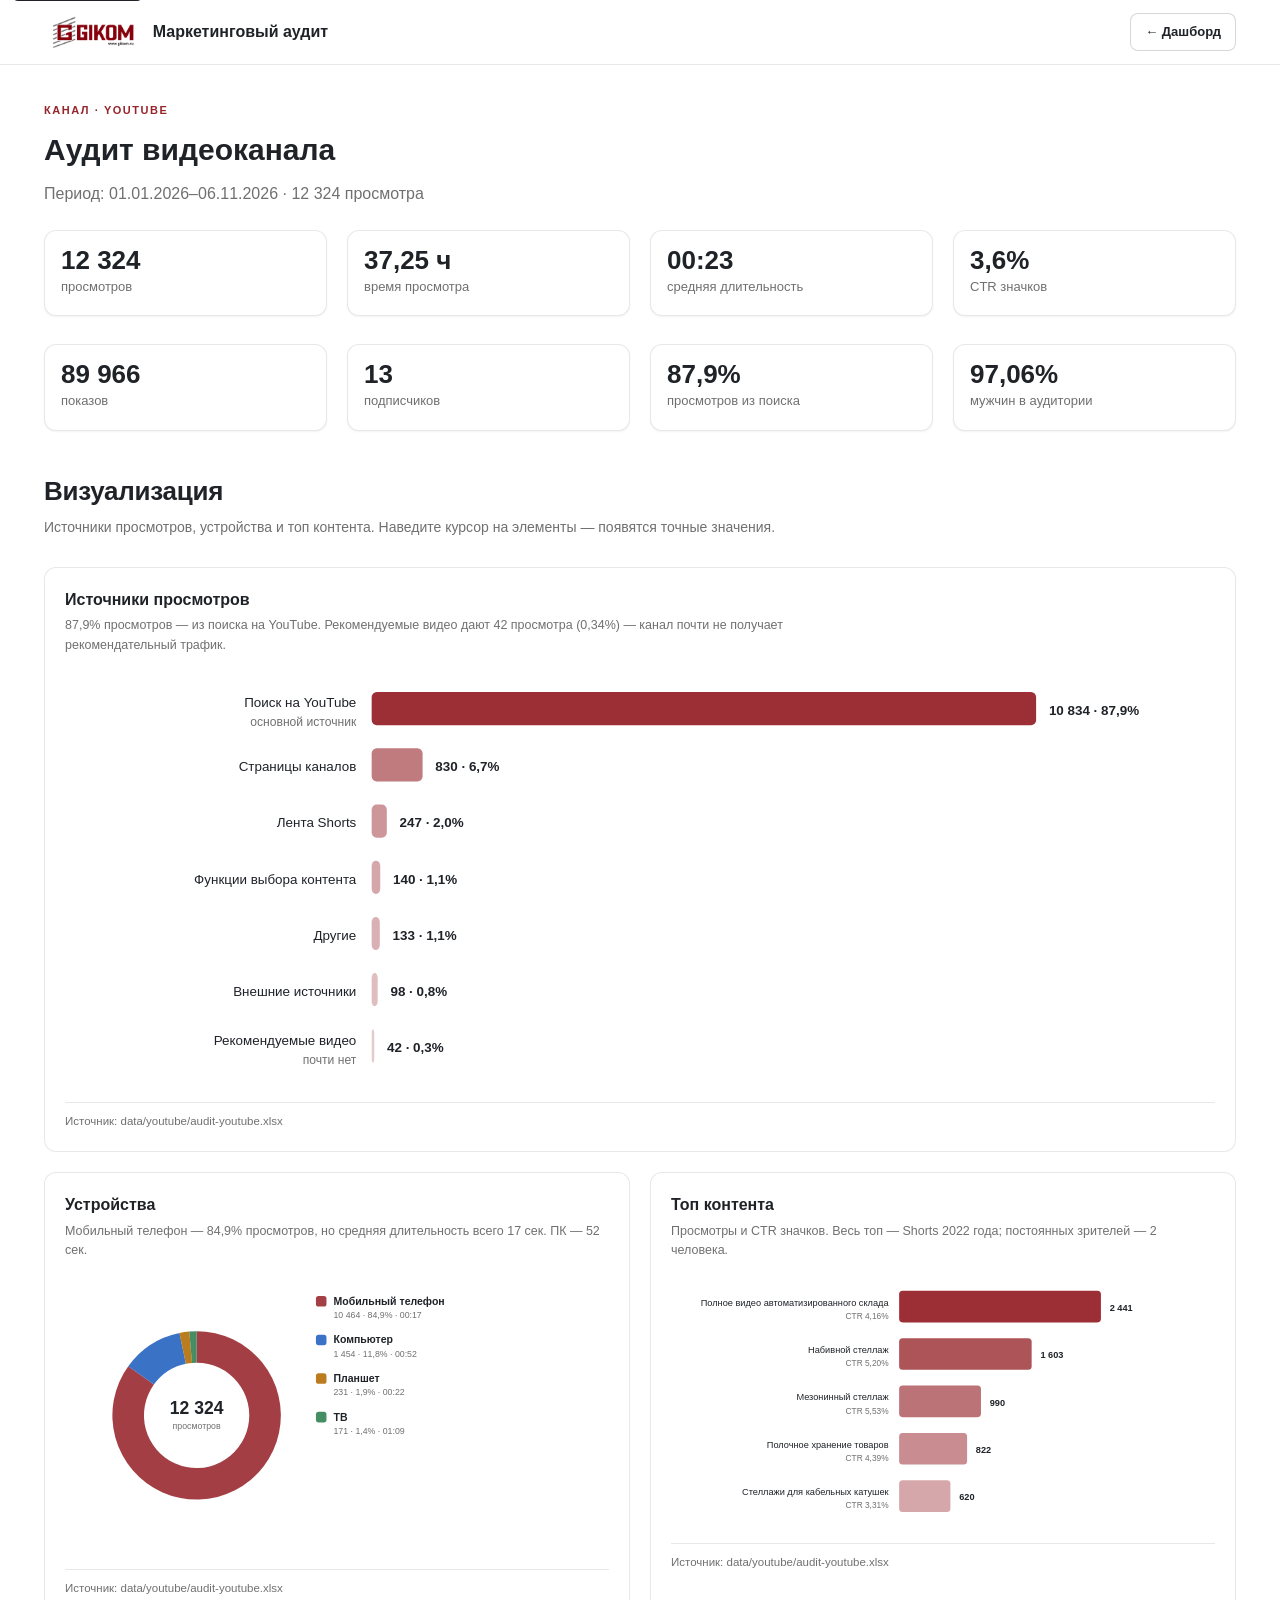
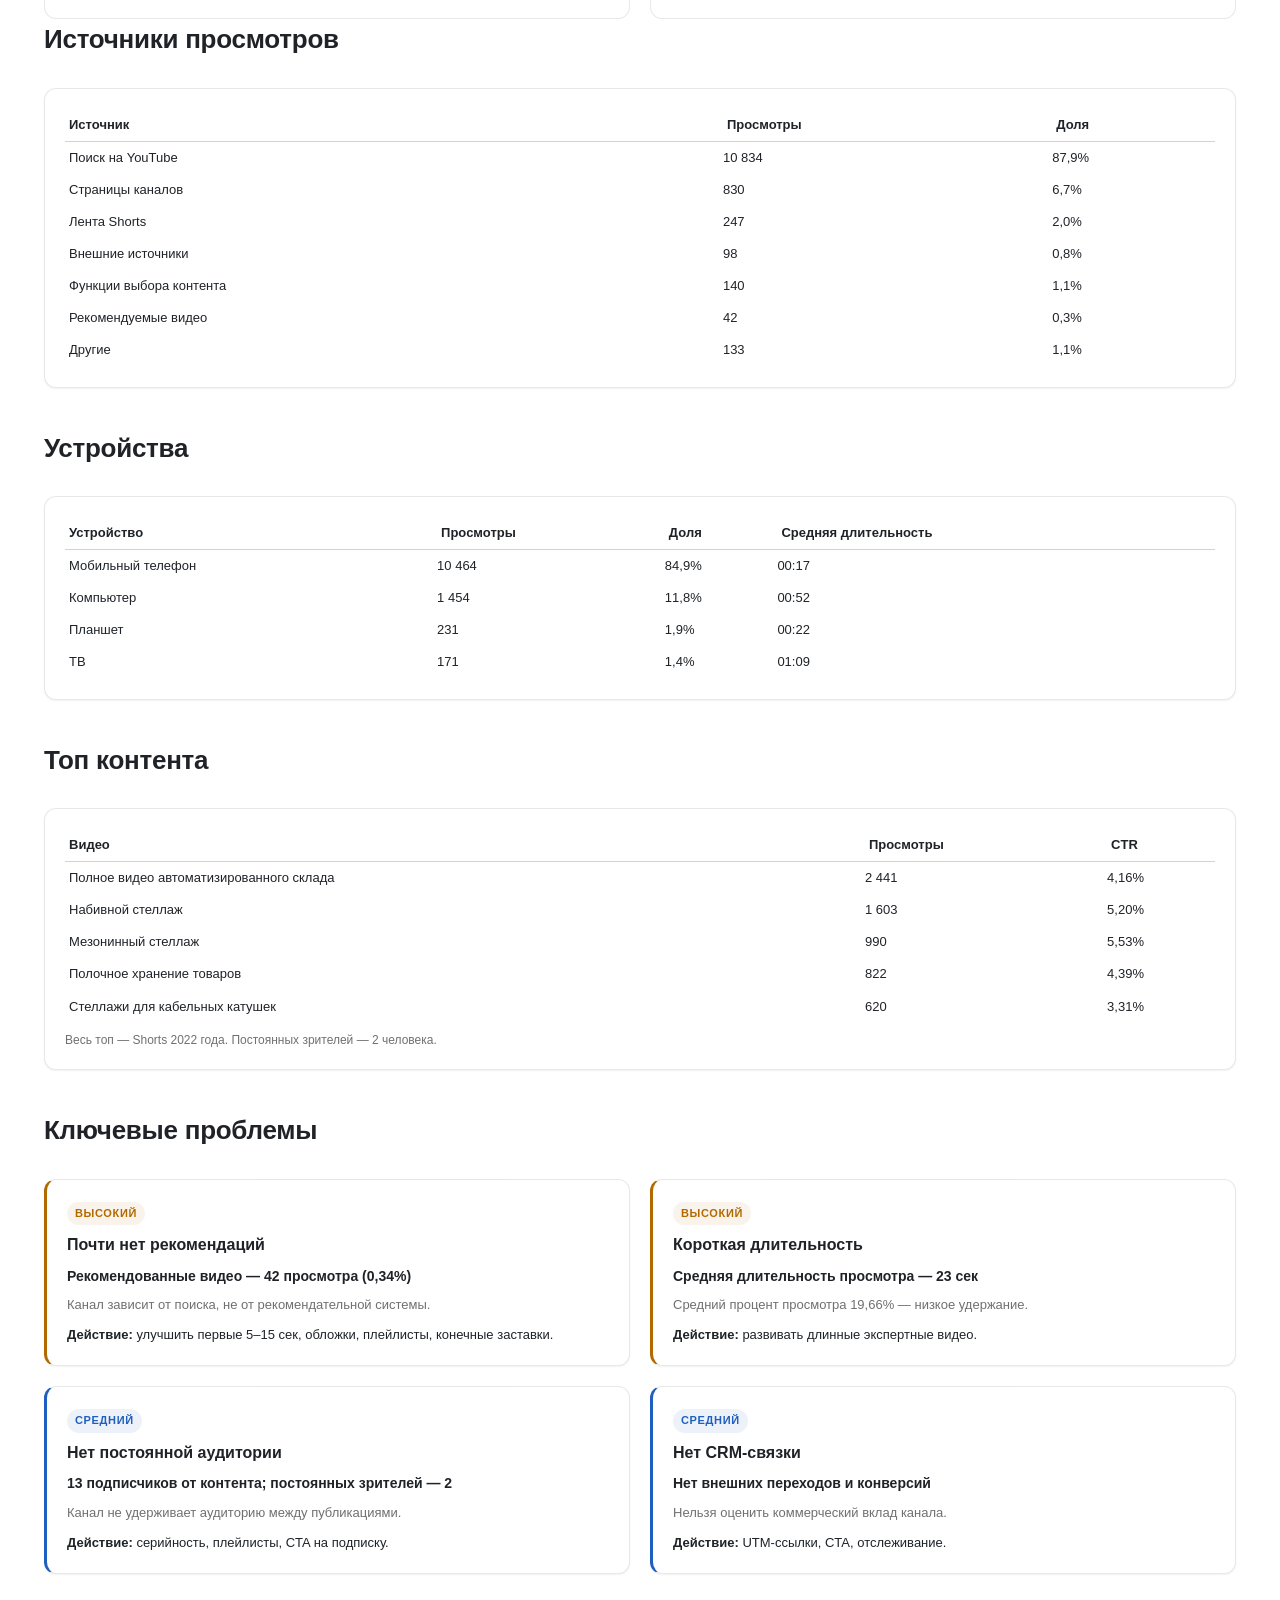
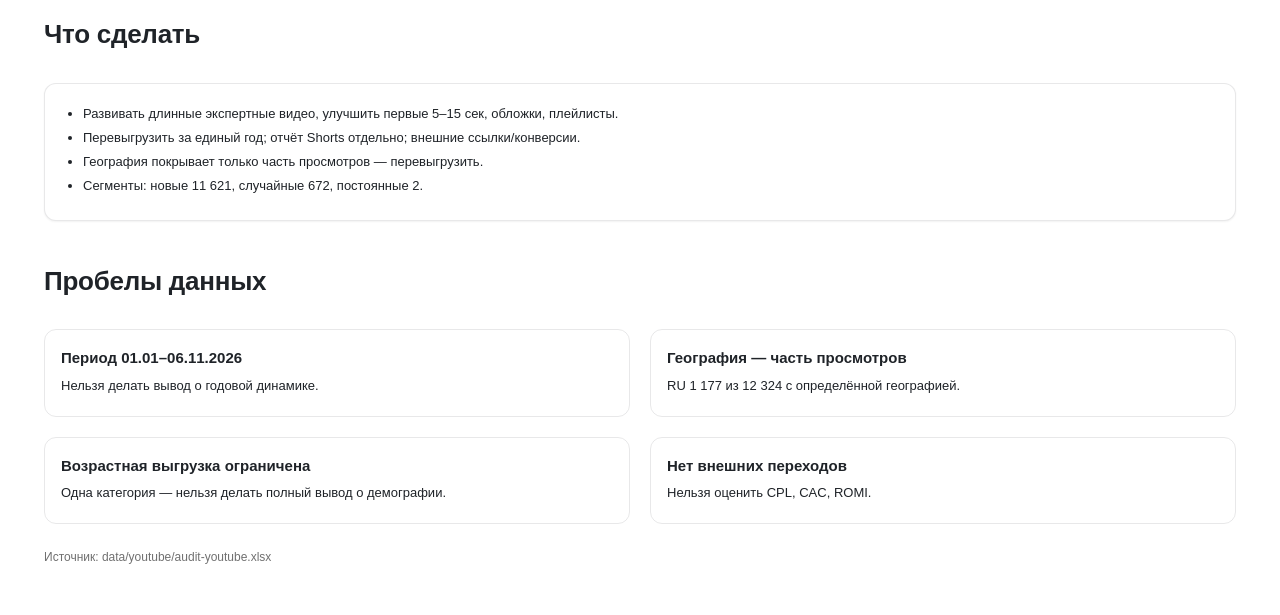
<file: audit/dashboard/channels/youtube.html>
﻿<!DOCTYPE html>
<html lang="ru">
<head>
  <meta charset="UTF-8">
  <meta name="viewport" content="width=device-width, initial-scale=1.0">
  <title>Аудит YouTube — ГИКОМ</title>
  <link rel="stylesheet" href="../css/styles.css">
</head>
<body>
  <a class="skip-link" href="#main">К содержанию</a>
  <header class="site-header">
    <div class="container site-header__inner">
      <a class="logo" href="../../index.html"><img src="../img/logo.png" alt="ГИКОМ"><span>Маркетинговый аудит</span></a>
      <div class="header-actions"><a class="btn" href="../../index.html">← Дашборд</a></div>
    </div>
  </header>
  <main id="main" class="container" style="padding-top:32px;padding-bottom:48px">
    <span class="eyebrow">Канал · YouTube</span>
    <h1 style="font-size:30px;font-weight:900;margin-bottom:8px">Аудит видеоканала</h1>
    <p style="color:var(--muted);margin-bottom:24px">Период: 01.01.2026–06.11.2026 · 12 324 просмотра</p>

    <div class="grid grid--4" style="margin-bottom:28px">
      <div class="kpi"><div class="kpi__value">12 324</div><div class="kpi__label">просмотров</div></div>
      <div class="kpi"><div class="kpi__value">37,25 ч</div><div class="kpi__label">время просмотра</div></div>
      <div class="kpi"><div class="kpi__value">00:23</div><div class="kpi__label">средняя длительность</div></div>
      <div class="kpi"><div class="kpi__value">3,6%</div><div class="kpi__label">CTR значков</div></div>
    </div>
    <div class="grid grid--4" style="margin-bottom:28px">
      <div class="kpi"><div class="kpi__value">89 966</div><div class="kpi__label">показов</div></div>
      <div class="kpi"><div class="kpi__value">13</div><div class="kpi__label">подписчиков</div></div>
      <div class="kpi"><div class="kpi__value">87,9%</div><div class="kpi__label">просмотров из поиска</div></div>
      <div class="kpi"><div class="kpi__value">97,06%</div><div class="kpi__label">мужчин в аудитории</div></div>
    </div>

    <div class="section-head" style="margin-top:40px">
      <h2>Визуализация</h2>
      <p style="color:var(--muted);font-size:14px;max-width:760px">Источники просмотров, устройства и топ контента. Наведите курсор на элементы — появятся точные значения.</p>
    </div>
    <div class="viz-grid">
      <div class="chart chart--wide">
        <div class="chart__head"><div>
          <div class="chart__title">Источники просмотров</div>
          <div class="chart__note">87,9% просмотров — из поиска на YouTube. Рекомендуемые видео дают 42 просмотра (0,34%) — канал почти не получает рекомендательный трафик.</div>
        </div></div>
        <svg id="yt-sources" viewBox="0 0 900 360" role="img" aria-label="Источники просмотров YouTube"></svg>
        <div class="chart__foot">Источник: data/youtube/audit-youtube.xlsx</div>
      </div>
      <div class="chart">
        <div class="chart__head"><div>
          <div class="chart__title">Устройства</div>
          <div class="chart__note">Мобильный телефон — 84,9% просмотров, но средняя длительность всего 17 сек. ПК — 52 сек.</div>
        </div></div>
        <svg id="yt-devices" viewBox="0 0 620 320" role="img" aria-label="Устройства YouTube"></svg>
        <div class="chart__foot">Источник: data/youtube/audit-youtube.xlsx</div>
      </div>
      <div class="chart">
        <div class="chart__head"><div>
          <div class="chart__title">Топ контента</div>
          <div class="chart__note">Просмотры и CTR значков. Весь топ — Shorts 2022 года; постоянных зрителей — 2 человека.</div>
        </div></div>
        <svg id="yt-content" viewBox="0 0 620 340" role="img" aria-label="Топ контента YouTube"></svg>
        <div class="chart__foot">Источник: data/youtube/audit-youtube.xlsx</div>
      </div>
    </div>

    <div class="section-head"><h2>Источники просмотров</h2></div>
    <div class="card">
      <table style="width:100%;border-collapse:collapse;font-size:13px">
        <thead><tr style="text-align:left;border-bottom:1px solid var(--border)">
          <th style="padding:6px 4px">Источник</th><th style="padding:6px 4px">Просмотры</th><th style="padding:6px 4px">Доля</th>
        </tr></thead>
        <tbody>
          <tr><td style="padding:6px 4px">Поиск на YouTube</td><td>10 834</td><td>87,9%</td></tr>
          <tr><td style="padding:6px 4px">Страницы каналов</td><td>830</td><td>6,7%</td></tr>
          <tr><td style="padding:6px 4px">Лента Shorts</td><td>247</td><td>2,0%</td></tr>
          <tr><td style="padding:6px 4px">Внешние источники</td><td>98</td><td>0,8%</td></tr>
          <tr><td style="padding:6px 4px">Функции выбора контента</td><td>140</td><td>1,1%</td></tr>
          <tr><td style="padding:6px 4px">Рекомендуемые видео</td><td>42</td><td>0,3%</td></tr>
          <tr><td style="padding:6px 4px">Другие</td><td>133</td><td>1,1%</td></tr>
        </tbody>
      </table>
    </div>

    <div class="section-head" style="margin-top:40px"><h2>Устройства</h2></div>
    <div class="card">
      <table style="width:100%;border-collapse:collapse;font-size:13px">
        <thead><tr style="text-align:left;border-bottom:1px solid var(--border)">
          <th style="padding:6px 4px">Устройство</th><th style="padding:6px 4px">Просмотры</th><th style="padding:6px 4px">Доля</th><th style="padding:6px 4px">Средняя длительность</th>
        </tr></thead>
        <tbody>
          <tr><td style="padding:6px 4px">Мобильный телефон</td><td>10 464</td><td>84,9%</td><td>00:17</td></tr>
          <tr><td style="padding:6px 4px">Компьютер</td><td>1 454</td><td>11,8%</td><td>00:52</td></tr>
          <tr><td style="padding:6px 4px">Планшет</td><td>231</td><td>1,9%</td><td>00:22</td></tr>
          <tr><td style="padding:6px 4px">ТВ</td><td>171</td><td>1,4%</td><td>01:09</td></tr>
        </tbody>
      </table>
    </div>

    <div class="section-head" style="margin-top:40px"><h2>Топ контента</h2></div>
    <div class="card">
      <table style="width:100%;border-collapse:collapse;font-size:13px">
        <thead><tr style="text-align:left;border-bottom:1px solid var(--border)">
          <th style="padding:6px 4px">Видео</th><th style="padding:6px 4px">Просмотры</th><th style="padding:6px 4px">CTR</th>
        </tr></thead>
        <tbody>
          <tr><td style="padding:6px 4px">Полное видео автоматизированного склада</td><td>2 441</td><td>4,16%</td></tr>
          <tr><td style="padding:6px 4px">Набивной стеллаж</td><td>1 603</td><td>5,20%</td></tr>
          <tr><td style="padding:6px 4px">Мезонинный стеллаж</td><td>990</td><td>5,53%</td></tr>
          <tr><td style="padding:6px 4px">Полочное хранение товаров</td><td>822</td><td>4,39%</td></tr>
          <tr><td style="padding:6px 4px">Стеллажи для кабельных катушек</td><td>620</td><td>3,31%</td></tr>
        </tbody>
      </table>
      <p style="font-size:12px;color:var(--muted);margin-top:8px">Весь топ — Shorts 2022 года. Постоянных зрителей — 2 человека.</p>
    </div>

    <div class="section-head" style="margin-top:40px"><h2>Ключевые проблемы</h2></div>
    <div class="grid grid--2">
      <div class="card bn-card bn-card--high"><span class="chip chip--high">Высокий</span><h3 class="card__title" style="margin-top:8px">Почти нет рекомендаций</h3><div class="bn-card__metric">Рекомендованные видео — 42 просмотра (0,34%)</div><div class="bn-card__why">Канал зависит от поиска, не от рекомендательной системы.</div><div class="bn-card__action"><strong>Действие:</strong> улучшить первые 5–15 сек, обложки, плейлисты, конечные заставки.</div></div>
      <div class="card bn-card bn-card--high"><span class="chip chip--high">Высокий</span><h3 class="card__title" style="margin-top:8px">Короткая длительность</h3><div class="bn-card__metric">Средняя длительность просмотра — 23 сек</div><div class="bn-card__why">Средний процент просмотра 19,66% — низкое удержание.</div><div class="bn-card__action"><strong>Действие:</strong> развивать длинные экспертные видео.</div></div>
      <div class="card bn-card bn-card--medium"><span class="chip chip--medium">Средний</span><h3 class="card__title" style="margin-top:8px">Нет постоянной аудитории</h3><div class="bn-card__metric">13 подписчиков от контента; постоянных зрителей — 2</div><div class="bn-card__why">Канал не удерживает аудиторию между публикациями.</div><div class="bn-card__action"><strong>Действие:</strong> серийность, плейлисты, CTA на подписку.</div></div>
      <div class="card bn-card bn-card--medium"><span class="chip chip--medium">Средний</span><h3 class="card__title" style="margin-top:8px">Нет CRM-связки</h3><div class="bn-card__metric">Нет внешних переходов и конверсий</div><div class="bn-card__why">Нельзя оценить коммерческий вклад канала.</div><div class="bn-card__action"><strong>Действие:</strong> UTM-ссылки, CTA, отслеживание.</div></div>
    </div>

    <div class="section-head" style="margin-top:40px"><h2>Что сделать</h2></div>
    <div class="card">
      <ul class="card__list">
        <li>Развивать длинные экспертные видео, улучшить первые 5–15 сек, обложки, плейлисты.</li>
        <li>Перевыгрузить за единый год; отчёт Shorts отдельно; внешние ссылки/конверсии.</li>
        <li>География покрывает только часть просмотров — перевыгрузить.</li>
        <li>Сегменты: новые 11 621, случайные 672, постоянные 2.</li>
      </ul>
    </div>

    <div class="section-head" style="margin-top:40px"><h2>Пробелы данных</h2></div>
    <div class="grid grid--2">
      <div class="gap"><div class="gap__title">Период 01.01–06.11.2026</div><div class="gap__row">Нельзя делать вывод о годовой динамике.</div></div>
      <div class="gap"><div class="gap__title">География — часть просмотров</div><div class="gap__row">RU 1 177 из 12 324 с определённой географией.</div></div>
      <div class="gap"><div class="gap__title">Возрастная выгрузка ограничена</div><div class="gap__row">Одна категория — нельзя делать полный вывод о демографии.</div></div>
      <div class="gap"><div class="gap__title">Нет внешних переходов</div><div class="gap__row">Нельзя оценить CPL, CAC, ROMI.</div></div>
    </div>

    <p style="margin-top:24px;font-size:12px;color:var(--muted)">Источник: data/youtube/audit-youtube.xlsx</p>
  </main>

  <script src="../js/charts.js"></script>
  <script>
    (function () {
      GIKOM.hbars(document.getElementById("yt-sources"), {
        width: 900, rowH: 44, padL: 240, padR: 140,
        rows: [
          { label: "Поиск на YouTube", sub: "основной источник", value: 10834, valueLabel: "10 834 · 87,9%", opacity: 0.95 },
          { label: "Страницы каналов", value: 830, valueLabel: "830 · 6,7%", opacity: 0.6 },
          { label: "Лента Shorts", value: 247, valueLabel: "247 · 2,0%", opacity: 0.48 },
          { label: "Функции выбора контента", value: 140, valueLabel: "140 · 1,1%", opacity: 0.4 },
          { label: "Другие", value: 133, valueLabel: "133 · 1,1%", opacity: 0.36 },
          { label: "Внешние источники", value: 98, valueLabel: "98 · 0,8%", opacity: 0.3 },
          { label: "Рекомендуемые видео", sub: "почти нет", value: 42, valueLabel: "42 · 0,3%", opacity: 0.24 }
        ]
      });

      GIKOM.donut(document.getElementById("yt-devices"), {
        width: 620, height: 320, cx: 150, cy: 160, r: 96, inner: 60,
        centerValue: "12 324", centerLabel: "просмотров",
        legendRow: 44,
        rows: [
          { label: "Мобильный телефон", value: 10464, note: "00:17", color: "#97242B" },
          { label: "Компьютер", value: 1454, note: "00:52", color: "#1F5FBF" },
          { label: "Планшет", value: 231, note: "00:22", color: "#B26A00" },
          { label: "ТВ", value: 171, note: "01:09", color: "#2E7D4F" }
        ]
      });

      GIKOM.hbars(document.getElementById("yt-content"), {
        width: 620, rowH: 54, padL: 260, padR: 130,
        rows: [
          { label: "Полное видео автоматизированного склада", sub: "CTR 4,16%", value: 2441, valueLabel: "2 441", opacity: 0.95 },
          { label: "Набивной стеллаж", sub: "CTR 5,20%", value: 1603, valueLabel: "1 603", opacity: 0.78 },
          { label: "Мезонинный стеллаж", sub: "CTR 5,53%", value: 990, valueLabel: "990", opacity: 0.64 },
          { label: "Полочное хранение товаров", sub: "CTR 4,39%", value: 822, valueLabel: "822", opacity: 0.52 },
          { label: "Стеллажи для кабельных катушек", sub: "CTR 3,31%", value: 620, valueLabel: "620", opacity: 0.4 }
        ]
      });
    })();
  </script>
</body>
</html>
</file>
<file: audit/dashboard/css/styles.css>
/* ============================================================
   Дашборд маркетингового аудита ГИКОМ
   Светлая тема, фирменная палитра ГИКОМ.
   ============================================================ */

:root {
  --accent: #97242B;
  --accent-soft: rgba(151, 36, 43, 0.08);
  --text: #1F2328;
  --muted: #707070;
  --bg: #FFFFFF;
  --bg-alt: #F7F5F3;
  --border: rgba(31, 35, 40, 0.10);
  --border-strong: rgba(31, 35, 40, 0.18);
  --critical: #B3261E;
  --critical-soft: rgba(179, 38, 30, 0.08);
  --warning: #B26A00;
  --warning-soft: rgba(178, 106, 0, 0.08);
  --info: #1F5FBF;
  --info-soft: rgba(31, 95, 191, 0.08);
  --ok: #2E7D4F;
  --ok-soft: rgba(46, 125, 79, 0.08);
  --shadow-sm: 0 1px 2px rgba(31, 35, 40, 0.06);
  --shadow-md: 0 4px 16px rgba(31, 35, 40, 0.08);
  --radius: 12px;
  --radius-lg: 16px;
  --max: 1240px;
  --gap: 20px;
}

* { box-sizing: border-box; margin: 0; padding: 0; }

html { scroll-behavior: smooth; -webkit-text-size-adjust: 100%; overflow-x: hidden; }
body {
  font-family: -apple-system, "Segoe UI", Roboto, Inter, "Helvetica Neue", Arial, sans-serif;
  font-size: 16px;
  line-height: 1.55;
  color: var(--text);
  background: var(--bg);
  -webkit-font-smoothing: antialiased;
  font-variant-numeric: tabular-nums;
}

a { color: var(--accent); text-decoration: none; }
a:hover { text-decoration: underline; }

img { max-width: 100%; height: auto; display: block; }

.skip-link {
  position: absolute; top: -40px; left: 12px; z-index: 200;
  background: var(--text); color: #fff; padding: 8px 12px; border-radius: 6px;
  transition: top .2s;
}
.skip-link:focus { top: 12px; }

/* ---------- Layout ---------- */
.container { max-width: var(--max); margin: 0 auto; padding: 0 24px; }
@media (max-width: 640px) { .container { padding: 0 16px; } }

section { padding: 56px 0; scroll-margin-top: 72px; }
@media (max-width: 640px) { section { padding: 40px 0; } }

.section-head { margin-bottom: 28px; }
.section-head h2 { font-size: 26px; font-weight: 800; letter-spacing: -0.01em; margin-bottom: 6px; }
.section-head p { color: var(--muted); font-size: 15px; max-width: 760px; }
.eyebrow {
  display: inline-block; font-size: 11px; font-weight: 700;
  letter-spacing: 0.14em; text-transform: uppercase; color: var(--accent);
  margin-bottom: 8px;
}

/* ---------- Header ---------- */
.site-header {
  position: sticky; top: 0; z-index: 100;
  background: rgba(255,255,255,0.92); backdrop-filter: blur(10px);
  -webkit-backdrop-filter: blur(10px);
  border-bottom: 1px solid var(--border);
}
.site-header__inner {
  display: flex; align-items: center; justify-content: space-between;
  gap: 16px; height: 64px;
}
.logo { display: flex; align-items: center; gap: 10px; font-weight: 800; font-size: 16px; color: var(--text); }
.logo img { height: 32px; width: auto; }
.logo span { white-space: nowrap; }

.nav { display: flex; gap: 4px; flex-wrap: wrap; }
.nav a {
  padding: 6px 12px; border-radius: 8px; font-size: 13px; font-weight: 600;
  color: var(--muted); transition: background .15s, color .15s;
}
.nav a:hover { background: var(--bg-alt); color: var(--text); text-decoration: none; }
.nav a.is-active { background: var(--accent-soft); color: var(--accent); }

.header-actions { display: flex; gap: 8px; align-items: center; }
.btn {
  display: inline-flex; align-items: center; gap: 6px;
  padding: 8px 14px; border-radius: 8px; font-size: 13px; font-weight: 600;
  border: 1px solid var(--border-strong); background: var(--bg); color: var(--text);
  cursor: pointer; transition: background .15s, border-color .15s;
}
.btn:hover { background: var(--bg-alt); }
.btn--primary { background: var(--accent); color: #fff; border-color: var(--accent); }
.btn--primary:hover { opacity: 0.92; background: var(--accent); }

@media (max-width: 640px) {
  .logo span { display: none; }
  .header-actions .btn { padding: 6px 10px; font-size: 12px; }
  .card { overflow-x: auto; -webkit-overflow-scrolling: touch; }
  table { min-width: 520px; }
}
.burger { display: none; flex-direction: column; gap: 4px; padding: 8px; cursor: pointer; border: none; background: none; }
.burger span { width: 20px; height: 2px; background: var(--text); border-radius: 2px; }
@media (max-width: 900px) {
  .nav { display: none; }
  .burger { display: flex; }
}
.mobile-nav {
  display: none; flex-direction: column; gap: 4px;
  padding: 12px 16px 16px; border-top: 1px solid var(--border);
  background: var(--bg);
}
.mobile-nav.is-open { display: flex; }
.mobile-nav a {
  padding: 10px 12px; border-radius: 8px; font-size: 14px; font-weight: 600;
  color: var(--text);
}
.mobile-nav a:hover { background: var(--bg-alt); text-decoration: none; }

.progress { position: fixed; top: 0; left: 0; height: 3px; background: var(--accent); z-index: 200; width: 0%; }

/* ---------- Hero ---------- */
.hero { padding: 64px 0 40px; background: linear-gradient(180deg, var(--bg-alt) 0%, var(--bg) 100%); }
.hero__grid { display: grid; grid-template-columns: 1.1fr 1fr; gap: 40px; align-items: center; }
@media (max-width: 900px) { .hero__grid { grid-template-columns: 1fr; gap: 28px; } }
.hero h1 { font-size: clamp(28px, 4vw, 44px); line-height: 1.1; font-weight: 900; letter-spacing: -0.02em; margin-bottom: 12px; }
.hero h1 .accent { color: var(--accent); }
.hero__lead { font-size: 17px; color: var(--muted); max-width: 560px; margin-bottom: 24px; }
.hero__meta { display: flex; flex-wrap: wrap; gap: 8px 16px; font-size: 13px; color: var(--muted); margin-bottom: 24px; }
.hero__meta strong { color: var(--text); }

.kpi-grid { display: grid; grid-template-columns: repeat(2, 1fr); gap: 12px; }
.kpi {
  background: var(--bg); border: 1px solid var(--border); border-radius: var(--radius);
  padding: 16px; box-shadow: var(--shadow-sm);
}
.kpi__value { font-size: 26px; font-weight: 900; line-height: 1; margin-bottom: 4px; }
.kpi__label { font-size: 13px; color: var(--muted); margin-bottom: 2px; }
.kpi__note { font-size: 11px; color: var(--muted); }
.kpi--accent .kpi__value { color: var(--accent); }
.kpi--warn .kpi__value { color: var(--warning); }

/* ---------- Insight ---------- */
.insight {
  background: var(--accent-soft); border: 1px solid rgba(151,36,43,0.18);
  border-radius: var(--radius-lg); padding: 24px 28px;
}
.insight h3 { font-size: 18px; margin-bottom: 8px; }
.insight p { font-size: 15px; line-height: 1.6; margin-bottom: 12px; }
.insight ul { padding-left: 20px; }
.insight li { margin-bottom: 4px; font-size: 14px; }

/* ---------- Funnel ---------- */
.funnel { display: flex; flex-direction: column; gap: 10px; }
.funnel__step {
  display: flex; flex-direction: column; gap: 8px;
  padding: 14px 16px; background: var(--bg-alt); border-radius: var(--radius);
  border: 1px solid var(--border);
}
.funnel__top { display: flex; align-items: baseline; justify-content: space-between; gap: 12px; }
.funnel__label { font-size: 14px; font-weight: 600; }
.funnel__bar-wrap { height: 12px; background: rgba(31,35,40,0.06); border-radius: 999px; overflow: hidden; }
.funnel__bar { height: 100%; background: var(--accent); border-radius: 999px; transition: width .6s ease; }
.funnel__bar--empty { background: repeating-linear-gradient(45deg, #ddd, #ddd 6px, #eee 6px, #eee 12px); }
.funnel__value { font-weight: 800; font-size: 16px; white-space: nowrap; }
.funnel__value--empty { color: var(--muted); font-size: 13px; font-weight: 600; white-space: nowrap; }
.funnel__note { font-size: 12px; color: var(--muted); }

/* ---------- Cards grid ---------- */
.grid { display: grid; gap: var(--gap); }
.grid--2 { grid-template-columns: repeat(2, 1fr); }
.grid--3 { grid-template-columns: repeat(3, 1fr); }
.grid--4 { grid-template-columns: repeat(4, 1fr); }
@media (max-width: 1024px) { .grid--4 { grid-template-columns: repeat(2, 1fr); } .grid--3 { grid-template-columns: repeat(2, 1fr); } }
@media (max-width: 640px) { .grid--2, .grid--3, .grid--4 { grid-template-columns: 1fr; } }

.card {
  background: var(--bg); border: 1px solid var(--border); border-radius: var(--radius);
  padding: 20px; box-shadow: var(--shadow-sm); transition: box-shadow .2s, transform .2s;
}
.card:hover { box-shadow: var(--shadow-md); }
.card__title { font-size: 16px; font-weight: 700; margin-bottom: 6px; }
.card__meta { font-size: 12px; color: var(--muted); margin-bottom: 10px; }
.card__text { font-size: 14px; color: var(--text); line-height: 1.55; }
.card__list { padding-left: 18px; font-size: 13px; color: var(--text); }
.card__list li { margin-bottom: 4px; }
.card__footer { margin-top: 12px; padding-top: 12px; border-top: 1px solid var(--border); font-size: 12px; color: var(--muted); }

.chip {
  display: inline-flex; align-items: center; gap: 4px;
  font-size: 11px; font-weight: 700; letter-spacing: 0.06em; text-transform: uppercase;
  padding: 3px 8px; border-radius: 999px;
}
.chip--critical { background: var(--critical-soft); color: var(--critical); }
.chip--high { background: var(--warning-soft); color: var(--warning); }
.chip--medium { background: var(--info-soft); color: var(--info); }
.chip--low { background: var(--bg-alt); color: var(--muted); }
.chip--ok { background: var(--ok-soft); color: var(--ok); }

/* ---------- Channel cards ---------- */
.channel-card { display: flex; flex-direction: column; gap: 8px; }
.channel-card__head { display: flex; align-items: center; justify-content: space-between; gap: 8px; }
.channel-card__name { font-size: 16px; font-weight: 700; }
.channel-card__period { font-size: 11px; color: var(--muted); }
.channel-card__key { font-size: 18px; font-weight: 800; color: var(--accent); }
.channel-card__row { font-size: 13px; }
.channel-card__row strong { color: var(--text); }
.channel-card__link { margin-top: auto; font-size: 13px; font-weight: 600; }

/* ---------- Bottleneck cards ---------- */
.bn-card { border-left: 3px solid var(--border-strong); }
.bn-card--critical { border-left-color: var(--critical); }
.bn-card--high { border-left-color: var(--warning); }
.bn-card--medium { border-left-color: var(--info); }
.bn-card__metric { font-size: 14px; font-weight: 700; margin: 8px 0; }
.bn-card__why { font-size: 13px; color: var(--muted); margin-bottom: 10px; }
.bn-card__action { font-size: 13px; }
.bn-card__action strong { color: var(--text); }

/* ---------- Problem cards ---------- */
.problem-card { display: flex; flex-direction: column; gap: 8px; border-left: 3px solid var(--border-strong); }
.problem-card--critical { border-left-color: var(--critical); }
.problem-card--high { border-left-color: var(--warning); }
.problem-card--medium { border-left-color: var(--info); }
.problem-card__top { display: flex; align-items: center; justify-content: space-between; gap: 8px; }
.problem-card__channel { font-size: 11px; color: var(--muted); text-align: right; }
.problem-card__metric { font-size: 14px; font-weight: 700; }
.problem-card__why { font-size: 13px; color: var(--muted); }
.problem-card__action { font-size: 13px; margin-top: auto; padding-top: 8px; border-top: 1px solid var(--border); }
.problem-card__action strong { color: var(--text); }
#problems-grid > :last-child:nth-child(odd) { grid-column: 1 / -1; }
@media (max-width: 640px) { #problems-grid > :last-child:nth-child(odd) { grid-column: auto; } }

/* ---------- Growth cards ---------- */
.growth-card__effect { font-size: 13px; color: var(--ok); font-weight: 600; margin: 6px 0; }
.growth-card__measure { font-size: 12px; color: var(--muted); }

/* ---------- Charts ---------- */
.viz-grid { display: grid; grid-template-columns: repeat(2, minmax(0, 1fr)); gap: var(--gap); }
.viz-grid .chart--wide { grid-column: 1 / -1; }
@media (max-width: 900px) {
  .viz-grid { grid-template-columns: 1fr; }
  .viz-grid .chart--wide { grid-column: auto; }
}
.chart { background: var(--bg); border: 1px solid var(--border); border-radius: var(--radius); padding: 20px; }
.chart__head { display: flex; justify-content: space-between; align-items: flex-start; gap: 12px; margin-bottom: 14px; }
.chart__title { font-size: 16px; font-weight: 800; margin-bottom: 4px; }
.chart__note { font-size: 12.5px; color: var(--muted); margin: 0; max-width: 820px; }
.chart__foot { margin-top: 14px; padding-top: 10px; border-top: 1px solid var(--border); font-size: 11.5px; color: var(--muted); }
.chart__callout {
  margin-top: 14px; padding: 10px 12px; border-radius: 10px;
  background: var(--critical-soft); border: 1px solid rgba(179, 38, 30, 0.18);
  font-size: 12.5px; color: var(--text);
}
.chart__callout strong { color: var(--critical); }
.chart svg { width: 100%; height: auto; display: block; }
.chart__legend { display: flex; gap: 16px; flex-wrap: wrap; font-size: 12px; color: var(--muted); margin-top: 12px; }
.chart__legend span { display: inline-flex; align-items: center; gap: 6px; }
.chart__legend i { width: 12px; height: 12px; border-radius: 3px; display: inline-block; }
.lg--visits { background: #97242B; opacity: 0.78; }
.lg--spend { background: #B26A00; }
.lg--crash { background: #B3261E; }
.lg--nodata { background: #707070; opacity: 0.25; }
@media (max-width: 640px) {
  .chart { overflow-x: auto; -webkit-overflow-scrolling: touch; }
  .chart svg { min-width: 520px; }
}

/* ---------- Roadmap ---------- */
.roadmap {
  position: relative;
  display: grid; grid-template-columns: repeat(4, 1fr); gap: 20px;
}
@media (max-width: 900px) { .roadmap { grid-template-columns: repeat(2, 1fr); } }
@media (max-width: 560px) { .roadmap { grid-template-columns: 1fr; } }
.roadmap::before {
  content: ""; position: absolute; top: 26px; left: 8%; right: 8%;
  height: 2px; background: var(--border-strong); z-index: 0;
}
@media (max-width: 900px) { .roadmap::before { display: none; } }
.roadmap__phase {
  position: relative; z-index: 1;
  background: var(--bg); border: 1px solid var(--border); border-radius: var(--radius);
  padding: 20px 18px 18px; box-shadow: var(--shadow-sm);
  display: flex; flex-direction: column; gap: 8px;
}
.roadmap__phase:hover { box-shadow: var(--shadow-md); }
.roadmap__head { display: flex; align-items: center; gap: 10px; margin-bottom: 4px; }
.roadmap__num {
  width: 32px; height: 32px; border-radius: 50%;
  background: var(--accent); color: #fff; font-weight: 800; font-size: 13px;
  display: inline-flex; align-items: center; justify-content: center; flex-shrink: 0;
  box-shadow: 0 2px 6px rgba(151,36,43,0.25);
}
.roadmap__phase h4 { font-size: 15px; font-weight: 800; margin: 0; line-height: 1.2; }
.roadmap__phase .chip { align-self: flex-start; }
.roadmap__phase ul { padding-left: 18px; font-size: 13px; margin: 0; }
.roadmap__phase li { margin-bottom: 4px; line-height: 1.45; }

/* ---------- Gaps ---------- */
.gap { border: 1px solid var(--border); border-radius: var(--radius); padding: 16px; }
.gap__title { font-size: 15px; font-weight: 700; margin-bottom: 6px; }
.gap__row { font-size: 13px; margin-bottom: 4px; }
.gap__row strong { color: var(--text); }
.gap__row--request { color: var(--accent); }

/* ---------- Source footer ---------- */
.source-list { font-size: 12px; color: var(--muted); }
.source-list li { margin-bottom: 4px; }

/* ---------- Reveal ---------- */
.reveal { opacity: 0; transform: translateY(12px); transition: opacity .5s ease, transform .5s ease; }
.reveal.is-visible { opacity: 1; transform: none; }
@media (prefers-reduced-motion: reduce) {
  .reveal { opacity: 1; transform: none; transition: none; }
  .funnel__bar { transition: none; }
}

/* ---------- Print ---------- */
@page { margin: 14mm; }
@media print {
  .site-header, .progress, .header-actions, .burger, .mobile-nav { display: none !important; }
  body { font-size: 10.5px; -webkit-print-color-adjust: exact; print-color-adjust: exact; }
  section { padding: 16px 0; break-inside: auto; }
  .card, .chart, .gap, .roadmap__phase, .problem-card { box-shadow: none; border: 1px solid #bbb; break-inside: avoid; margin-bottom: 10px; }
  .viz-grid { display: block; }
  .chart { overflow: visible !important; }
  .chart svg { min-width: 0 !important; max-width: 100%; }
  .grid--3 { grid-template-columns: repeat(2, 1fr); }
  h2 { break-after: avoid; }
  .funnel__step { break-inside: avoid; }
  .reveal { opacity: 1 !important; transform: none !important; }
  a { color: inherit; text-decoration: none; }
}

/* ---------- Misc ---------- */
.empty { color: var(--muted); font-style: italic; }
.sr-only { position: absolute; width: 1px; height: 1px; padding: 0; margin: -1px; overflow: hidden; clip: rect(0,0,0,0); white-space: nowrap; border: 0; }
footer.site-footer { padding: 40px 0; border-top: 1px solid var(--border); color: var(--muted); font-size: 13px; }
footer.site-footer a { color: var(--muted); }
footer.site-footer a:hover { color: var(--accent); }
</file>
<file: content/css/content.css>
/* Общие адаптивные стили для контента постов/статей */
:root {
  --content-max: 760px;
  --content-pad: 20px;
  --content-gap: 16px;
  --color-text: #1F2328;
  --color-muted: #707070;
  --color-accent: #97242B;
  --color-bg: #FFFFFF;
  --color-bg-alt: #F7F5F3;
  --radius: 12px;
}

* { box-sizing: border-box; margin: 0; padding: 0; }
html { scroll-behavior: smooth; -webkit-text-size-adjust: 100%; overflow-x: hidden; }
body {
  font-family: "Inter", "Segoe UI", system-ui, -apple-system, sans-serif;
  font-size: 17px;
  line-height: 1.65;
  color: var(--color-text);
  background: var(--color-bg);
  -webkit-font-smoothing: antialiased;
}

.content {
  max-width: var(--content-max);
  margin: 0 auto;
  padding: var(--content-pad);
}

.content__kicker {
  display: inline-block;
  font-size: 12px;
  font-weight: 700;
  letter-spacing: 0.12em;
  text-transform: uppercase;
  color: var(--color-accent);
  margin-bottom: 8px;
}

.content__title {
  font-size: clamp(1.5rem, 5vw, 2.2rem);
  line-height: 1.15;
  margin-bottom: 12px;
  font-weight: 800;
}

.content__lead {
  font-size: 1.1rem;
  color: var(--color-muted);
  margin-bottom: 20px;
  line-height: 1.6;
}

.content__meta {
  display: flex;
  flex-wrap: wrap;
  gap: 8px 16px;
  font-size: 13px;
  color: var(--color-muted);
  margin-bottom: 24px;
  padding-bottom: 16px;
  border-bottom: 1px solid rgba(31,35,40,0.12);
}

.content__section { margin-bottom: 24px; }
.content__section h2 {
  font-size: 1.35rem;
  margin-bottom: 10px;
  font-weight: 700;
}
.content__section h3 {
  font-size: 1.15rem;
  margin: 14px 0 6px;
  font-weight: 700;
}
.content__section p { margin-bottom: 12px; }
.content__section ul, .content__section ol {
  padding-left: 22px;
  margin-bottom: 12px;
}
.content__section li { margin-bottom: 6px; }

.content__quote {
  border-left: 4px solid var(--color-accent);
  padding: 12px 16px;
  background: var(--color-bg-alt);
  border-radius: var(--radius);
  margin: 16px 0;
  font-style: italic;
}

.content__image {
  width: 100%;
  height: auto;
  border-radius: var(--radius);
  margin: 16px 0;
}

.content__cta {
  display: inline-flex;
  align-items: center;
  gap: 8px;
  padding: 12px 22px;
  border-radius: 999px;
  background: var(--color-accent);
  color: #fff;
  font-weight: 700;
  text-decoration: none;
  margin-top: 8px;
}
.content__cta:hover { opacity: 0.9; }

.content__footer {
  margin-top: 32px;
  padding-top: 16px;
  border-top: 1px solid rgba(31,35,40,0.12);
  font-size: 13px;
  color: var(--color-muted);
}

@media (max-width: 480px) {
  .content { padding: 16px; }
  .content__title { font-size: 1.4rem; }
}
</file>
<file: landing/css/variables.css>
/* Design tokens — GIKOM / TakeYours Picking landing (corporate) */
:root {
  /* Brand */
  --color-brand: #97242B;
  --color-brand-dark: #7A1D22;
  --color-brand-light: #F2EEEB;
  --color-gray: #707070;

  /* Corporate palette (light theme) */
  --color-navy: #FFFFFF;
  --color-navy-2: #F7F5F3;
  --color-navy-3: #EFECE8;
  --color-accent: #97242B;
  --color-accent-2: #7A1D22;
  --color-white: #FFFFFF;
  --color-light: #F7F5F3;
  --color-text: #1F2328;
  --color-text-muted: #707070;
  --color-text-on-dark: #FFFFFF;

  /* Surfaces */
  --color-bg: #FFFFFF;
  --color-bg-alt: #F7F5F3;
  --color-bg-dark: #97242B;
  --color-card: #FFFFFF;
  --color-card-dark: #FFFFFF;

  /* Borders */
  --color-border: rgba(31,35,40,0.12);
  --color-border-dark: rgba(31,35,40,0.12);

  /* Radius */
  --radius-sm: 8px;
  --radius-md: 12px;
  --radius-lg: 20px;
  --radius-xl: 28px;

  /* Spacing (8px base) */
  --space-1: 8px;
  --space-2: 16px;
  --space-3: 24px;
  --space-4: 32px;
  --space-5: 40px;
  --space-6: 48px;
  --space-8: 64px;
  --space-10: 80px;
  --space-12: 96px;

  /* Typography */
  --font-sans: "Inter", "Segoe UI", system-ui, -apple-system, sans-serif;
  --font-mono: "JetBrains Mono", "Consolas", monospace;

  --fs-xs: clamp(0.75rem, 0.7rem + 0.2vw, 0.85rem);
  --fs-sm: clamp(0.875rem, 0.8rem + 0.3vw, 1rem);
  --fs-base: clamp(1rem, 0.95rem + 0.25vw, 1.125rem);
  --fs-md: clamp(1.125rem, 1rem + 0.5vw, 1.375rem);
  --fs-lg: clamp(1.5rem, 1.2rem + 1vw, 2rem);
  --fs-xl: clamp(2rem, 1.5rem + 2vw, 3rem);
  --fs-2xl: clamp(2.5rem, 1.8rem + 3vw, 4.5rem);

  --lh-tight: 1.1;
  --lh-base: 1.5;
  --lh-loose: 1.7;

  /* Layout */
  --container: 1280px;
  --container-narrow: 960px;

  /* Motion */
  --dur-fast: 150ms;
  --dur-base: 250ms;
  --dur-slow: 400ms;
  --ease: cubic-bezier(0.22, 1, 0.36, 1);
  --ease-out: cubic-bezier(0.16, 1, 0.3, 1);

  /* Shadows */
  --shadow-sm: 0 2px 8px rgba(31,35,40,0.06);
  --shadow-md: 0 8px 24px rgba(31,35,40,0.10);
  --shadow-lg: 0 20px 48px rgba(31,35,40,0.14);
  --shadow-glow: 0 0 40px rgba(151,36,43,0.20);
}

@media (prefers-reduced-motion: reduce) {
  :root {
    --dur-fast: 0ms;
    --dur-base: 0ms;
    --dur-slow: 0ms;
  }
  *, *::before, *::after {
    animation-duration: 0.01ms !important;
    animation-iteration-count: 1 !important;
    transition-duration: 0.01ms !important;
  }
}
</file>
<file: landing/css/layout.css>
/* Layout (corporate light theme) */
.container {
  width: 100%;
  max-width: var(--container);
  margin: 0 auto;
  padding: 0 var(--space-4);
}

.container--narrow { max-width: var(--container-narrow); }

.section {
  padding: var(--space-10) 0;
  position: relative;
}

.section--dark {
  background: var(--color-bg-dark);
  color: var(--color-text-on-dark);
}

.section--alt { background: var(--color-bg-alt); }

.section__head {
  max-width: 760px;
  margin-bottom: var(--space-6);
}

.section__kicker {
  display: inline-block;
  font-size: var(--fs-xs);
  font-weight: 700;
  letter-spacing: 0.16em;
  text-transform: uppercase;
  color: var(--color-accent);
  margin-bottom: var(--space-2);
}

.section__title {
  font-size: var(--fs-xl);
  margin-bottom: var(--space-3);
  color: var(--color-text);
}

.section__title--on-dark { color: var(--color-white); }

.section__lead {
  font-size: var(--fs-md);
  color: var(--color-text-muted);
  line-height: var(--lh-loose);
}

.section__lead--on-dark { color: var(--color-text-on-dark); opacity: 0.9; }

.grid {
  display: grid;
  gap: var(--space-4);
}
.grid > *, .hero__grid > *, .calc__grid > *, .scenario-panel > *, .metrics > *, .form > *, .form__row > *, .contacts-corporate > *, .hero__actions > *, .demo__actions > * { min-width: 0; overflow-wrap: break-word; }

.grid--2 { grid-template-columns: repeat(2, 1fr); }
.grid--3 { grid-template-columns: repeat(3, 1fr); }
.grid--4 { grid-template-columns: repeat(4, 1fr); }

.flex { display: flex; }
.flex--center { align-items: center; justify-content: center; }
.flex--between { align-items: center; justify-content: space-between; }

/* Header */
.site-header {
  position: fixed;
  top: 0; left: 0; right: 0;
  z-index: 100;
  padding: var(--space-3) 0;
  background: rgba(255,255,255,0.92);
  backdrop-filter: blur(12px);
  -webkit-backdrop-filter: blur(12px);
  border-bottom: 1px solid var(--color-border);
  transition: box-shadow var(--dur-base) var(--ease);
}

.site-header.is-scrolled {
  box-shadow: 0 4px 24px rgba(31,35,40,0.08);
}

.site-header__inner {
  display: flex;
  align-items: center;
  justify-content: space-between;
  gap: var(--space-4);
}

.logo {
  display: flex;
  align-items: center;
  gap: var(--space-2);
  font-weight: 800;
  font-size: var(--fs-md);
  color: var(--color-text);
}

.logo__img {
  height: 34px;
  width: auto;
  display: block;
  background: #FFFFFF;
  padding: 4px 8px;
  border-radius: 8px;
  box-shadow: 0 1px 4px rgba(31,35,40,0.10);
}

.nav {
  display: flex;
  align-items: center;
  gap: var(--space-4);
}

.nav a {
  color: var(--color-text);
  font-size: var(--fs-sm);
  font-weight: 500;
  opacity: 0.75;
  transition: opacity var(--dur-fast) var(--ease), color var(--dur-fast) var(--ease);
}

.nav a:hover { opacity: 1; color: var(--color-accent); }

.nav__cta {
  padding: 10px 20px;
  border-radius: 999px;
  background: var(--color-accent);
  color: #fff;
  font-weight: 700;
  opacity: 1;
  transition: transform var(--dur-fast) var(--ease), box-shadow var(--dur-fast) var(--ease), background var(--dur-fast) var(--ease);
}

.nav__cta:hover {
  transform: translateY(-1px);
  background: var(--color-accent-2);
  box-shadow: var(--shadow-md);
}

.burger {
  display: none;
  width: 40px; height: 40px;
  border-radius: var(--radius-sm);
  background: var(--color-bg-alt);
  color: var(--color-text);
  align-items: center; justify-content: center;
  font-size: 1.2rem;
}

/* Progress bar */
.progress {
  position: fixed;
  top: 0; left: 0;
  height: 3px;
  width: 0%;
  background: linear-gradient(90deg, var(--color-accent), var(--color-accent-2));
  z-index: 200;
  transition: width 100ms linear;
}

/* Footer */
.site-footer {
  background: var(--color-bg-alt);
  color: var(--color-text);
  padding: var(--space-8) 0 var(--space-4);
  border-top: 1px solid var(--color-border);
}

.site-footer__grid {
  display: grid;
  grid-template-columns: 2fr 1fr 1fr 1fr;
  gap: var(--space-6);
  margin-bottom: var(--space-6);
}

.site-footer h4 {
  font-size: var(--fs-sm);
  margin-bottom: var(--space-3);
  color: var(--color-accent);
}

.site-footer a, .site-footer p {
  font-size: var(--fs-sm);
  color: var(--color-text-muted);
  margin-bottom: var(--space-1);
}

.site-footer a:hover { color: var(--color-accent); }

.site-footer__bottom {
  border-top: 1px solid var(--color-border);
  padding-top: var(--space-3);
  display: flex;
  justify-content: space-between;
  font-size: var(--fs-xs);
  color: var(--color-text-muted);
}

/* Responsive */
@media (max-width: 1024px) {
  .grid--4 { grid-template-columns: repeat(2, 1fr); }
  .grid--3 { grid-template-columns: repeat(2, 1fr); }
  .site-footer__grid { grid-template-columns: 1fr 1fr; }
}

@media (max-width: 768px) {
  .section { padding: var(--space-8) 0; }
  .grid--2, .grid--3, .grid--4 { grid-template-columns: 1fr; }
  .nav { display: none; }
  .nav.is-open {
    display: flex;
    flex-direction: column;
    position: absolute;
    top: 64px;
    right: 12px;
    left: 12px;
    max-width: calc(100vw - 24px);
    background: rgba(255,255,255,0.98);
    padding: 16px;
    border-radius: 12px;
    gap: 8px;
    box-shadow: var(--shadow-lg);
    z-index: 99;
  }
  .nav.is-open a { padding: 10px 12px; border-radius: 8px; color: var(--color-text); }
  .nav.is-open a.nav__cta { color: #fff; }
  .nav.is-open a:hover { background: var(--color-bg-alt); }
  .burger { display: flex; }
  .site-footer__grid { grid-template-columns: 1fr; }
  .site-footer__bottom { flex-direction: column; gap: var(--space-2); }
}

@media (max-width: 480px) {
  .container { padding: 0 var(--space-3); }
}
</file>
<file: landing/css/components.css>
/* Components (corporate light theme) */

/* Buttons */
.btn {
  display: inline-flex;
  align-items: center;
  gap: var(--space-2);
  padding: 14px 26px;
  border-radius: 999px;
  font-weight: 700;
  font-size: var(--fs-sm);
  transition: transform var(--dur-fast) var(--ease), box-shadow var(--dur-fast) var(--ease), background var(--dur-fast) var(--ease);
  white-space: nowrap;
}

.btn--primary {
  background: var(--color-accent);
  color: #fff;
  box-shadow: 0 8px 24px rgba(151,36,43,0.30);
}

.btn--primary:hover {
  transform: translateY(-2px);
  background: var(--color-accent-2);
  box-shadow: 0 12px 32px rgba(151,36,43,0.40);
}

.btn--ghost {
  background: transparent;
  color: var(--color-text);
  border: 1px solid var(--color-border);
}

.btn--ghost:hover {
  background: var(--color-bg-alt);
  border-color: var(--color-accent);
  color: var(--color-accent);
}

.btn--brand {
  background: var(--color-accent);
  color: #fff;
}

.btn--brand:hover { background: var(--color-accent-2); transform: translateY(-2px); }

.btn--lg { padding: 18px 32px; font-size: var(--fs-base); }

.btn__arrow { transition: transform var(--dur-fast) var(--ease); }
.btn:hover .btn__arrow { transform: translateX(4px); }

/* Hero */
.hero {
  min-height: 100vh;
  background: linear-gradient(180deg, #FFFFFF 0%, var(--color-bg-alt) 100%);
  color: var(--color-text);
  padding: calc(80px + var(--space-6)) 0 var(--space-8);
  position: relative;
  overflow: hidden;
}

.hero__grid {
  display: grid;
  grid-template-columns: 1fr 1fr;
  gap: var(--space-8);
  align-items: center;
}
.hero__grid > * { min-width: 0; }
.hero__title, .hero__lead, .hero__note { overflow-wrap: break-word; }

.hero__kicker {
  display: inline-flex;
  align-items: center;
  gap: var(--space-2);
  padding: 8px 16px;
  border-radius: 999px;
  background: rgba(151,36,43,0.08);
  border: 1px solid rgba(151,36,43,0.25);
  color: var(--color-accent);
  font-size: var(--fs-xs);
  font-weight: 700;
  letter-spacing: 0.12em;
  text-transform: uppercase;
  margin-bottom: var(--space-4);
}

.hero__title {
  font-size: var(--fs-2xl);
  font-weight: 800;
  line-height: 1.05;
  margin-bottom: var(--space-4);
  letter-spacing: -0.02em;
  color: var(--color-text);
}

.hero__title .accent { color: var(--color-accent); }

.hero__lead {
  font-size: var(--fs-md);
  color: var(--color-text-muted);
  line-height: var(--lh-loose);
  margin-bottom: var(--space-5);
  max-width: 560px;
}

.hero__actions {
  display: flex;
  gap: var(--space-3);
  flex-wrap: wrap;
  margin-bottom: var(--space-4);
}

.hero__note {
  font-size: var(--fs-xs);
  color: var(--color-text-muted);
}

/* Warehouse scene */
.scene {
  position: relative;
  aspect-ratio: 4 / 3;
  background: var(--color-bg-alt);
  border: 1px solid var(--color-border);
  border-radius: var(--radius-xl);
  padding: var(--space-4);
  overflow: hidden;
  box-shadow: var(--shadow-md);
}

.scene__svg { width: 100%; height: 100%; }

.scene__task {
  position: absolute;
  top: var(--space-3); right: var(--space-3);
  background: #fff;
  border: 1px solid var(--color-border);
  border-radius: var(--radius-md);
  padding: var(--space-2) var(--space-3);
  font-size: var(--fs-sm);
  min-width: 180px;
  box-shadow: var(--shadow-sm);
}

.scene__task-row {
  display: flex;
  justify-content: space-between;
  gap: var(--space-3);
  padding: 4px 0;
}

.scene__task-row span { color: var(--color-text-muted); font-size: var(--fs-xs); }
.scene__task-row b { color: var(--color-accent); }

.scene__status {
  margin-top: var(--space-2);
  padding-top: var(--space-2);
  border-top: 1px solid var(--color-border);
  font-size: var(--fs-xs);
  color: var(--color-accent);
  display: flex;
  align-items: center;
  gap: 8px;
  font-weight: 600;
}

.scene__dot {
  width: 8px; height: 8px;
  border-radius: 50%;
  background: var(--color-accent);
  box-shadow: 0 0 12px var(--color-accent);
  animation: pulse 1.4s ease-in-out infinite;
}

/* Problem cards */
.problem-card {
  background: var(--color-card);
  border: 1px solid var(--color-border);
  border-radius: var(--radius-lg);
  padding: var(--space-5);
  transition: transform var(--dur-base) var(--ease), box-shadow var(--dur-base) var(--ease), border-color var(--dur-base) var(--ease);
  position: relative;
  overflow: hidden;
  box-shadow: var(--shadow-sm);
}

.problem-card:hover {
  transform: translateY(-6px);
  box-shadow: var(--shadow-lg);
  border-color: var(--color-accent);
}

.problem-card__num {
  font-size: var(--fs-2xl);
  font-weight: 900;
  color: var(--color-accent);
  opacity: 0.18;
  line-height: 1;
  margin-bottom: var(--space-3);
}

.problem-card__title {
  font-size: var(--fs-md);
  font-weight: 700;
  margin-bottom: var(--space-2);
  color: var(--color-text);
}

.problem-card__text {
  color: var(--color-text-muted);
  line-height: var(--lh-loose);
  font-size: var(--fs-sm);
}

/* Solution steps */
.solution {
  display: grid;
  grid-template-columns: repeat(4, 1fr);
  gap: var(--space-4);
  position: relative;
}

.solution::before {
  content: "";
  position: absolute;
  top: 40px;
  left: 10%; right: 10%;
  height: 2px;
  background: linear-gradient(90deg, transparent, var(--color-accent), transparent);
  z-index: 0;
}

.solution__step {
  position: relative;
  z-index: 1;
  text-align: center;
}

.solution__icon {
  width: 80px; height: 80px;
  margin: 0 auto var(--space-3);
  border-radius: 50%;
  background: var(--color-bg-alt);
  border: 2px solid var(--color-accent);
  display: grid; place-items: center;
  color: var(--color-accent);
  font-size: 1.8rem;
  box-shadow: 0 0 0 8px rgba(151,36,43,0.08);
  transition: transform var(--dur-base) var(--ease);
}

.solution__step:hover .solution__icon { transform: scale(1.08); }

.solution__num {
  font-size: var(--fs-xs);
  font-weight: 700;
  color: var(--color-accent);
  letter-spacing: 0.12em;
  margin-bottom: var(--space-1);
}

.solution__title {
  font-size: var(--fs-md);
  font-weight: 700;
  margin-bottom: var(--space-2);
  color: var(--color-text);
}

.solution__text {
  font-size: var(--fs-sm);
  color: var(--color-text-muted);
  line-height: var(--lh-loose);
}

/* Benefits */
.benefit--big {
  background: linear-gradient(135deg, var(--color-accent), var(--color-accent-2));
  color: #fff;
  padding: var(--space-6);
  border-radius: var(--radius-xl);
  min-height: 280px;
  display: flex;
  flex-direction: column;
  justify-content: flex-end;
  box-shadow: var(--shadow-md);
}

.benefit--big h3 { font-size: var(--fs-lg); margin-bottom: var(--space-2); }
.benefit--big p { opacity: 0.92; line-height: var(--lh-loose); }

.benefit--small {
  background: var(--color-bg-alt);
  padding: var(--space-4);
  border-radius: var(--radius-lg);
  border: 1px solid var(--color-border);
}

.benefit--small h4 { font-size: var(--fs-md); margin-bottom: var(--space-2); color: var(--color-text); }
.benefit--small p { color: var(--color-text-muted); font-size: var(--fs-sm); line-height: var(--lh-loose); }

.benefit--wide {
  background: var(--color-text);
  color: #fff;
  padding: var(--space-5);
  border-radius: var(--radius-lg);
  display: grid;
  grid-template-columns: 1fr 1fr;
  gap: var(--space-4);
  align-items: center;
}

.benefit--wide h4 { font-size: var(--fs-lg); margin-bottom: var(--space-2); }
.benefit--wide p { opacity: 0.85; line-height: var(--lh-loose); font-size: var(--fs-sm); }
.benefit--wide img { border-radius: var(--radius-md); }

/* Language block */
.lang-block {
  background: var(--color-bg-alt);
  border-left: 4px solid var(--color-accent);
  padding: var(--space-5);
  border-radius: var(--radius-md);
}

.lang-block__mock {
  background: var(--color-text);
  color: #fff;
  border-radius: var(--radius-md);
  padding: var(--space-3);
  font-family: var(--font-mono);
  font-size: var(--fs-sm);
}

.lang-block__mock-row {
  display: flex;
  justify-content: space-between;
  padding: 6px 0;
  border-bottom: 1px solid rgba(255,255,255,0.12);
}

.lang-block__mock-row:last-child { border-bottom: none; }
.lang-block__mock-row span { opacity: 0.6; }
.lang-block__mock-row b { color: var(--color-accent); }

/* Scenarios */
.scenario-tabs {
  display: flex;
  gap: var(--space-2);
  flex-wrap: wrap;
  margin-bottom: var(--space-5);
}

.scenario-tab {
  padding: 12px 22px;
  border-radius: 999px;
  background: var(--color-bg-alt);
  border: 1px solid var(--color-border);
  font-weight: 600;
  font-size: var(--fs-sm);
  color: var(--color-text);
  transition: all var(--dur-fast) var(--ease);
}

.scenario-tab.is-active {
  background: var(--color-accent);
  color: #fff;
  border-color: var(--color-accent);
}

.scenario-panel {
  display: grid;
  grid-template-columns: 1fr 1fr;
  gap: var(--space-6);
  align-items: center;
  background: var(--color-card);
  border: 1px solid var(--color-border);
  border-radius: var(--radius-xl);
  padding: var(--space-5);
  box-shadow: var(--shadow-sm);
}

.scenario-panel img {
  border-radius: var(--radius-lg);
  box-shadow: var(--shadow-md);
}

.scenario-panel__title {
  font-size: var(--fs-lg);
  margin-bottom: var(--space-3);
  color: var(--color-text);
}

.scenario-panel__text {
  color: var(--color-text-muted);
  line-height: var(--lh-loose);
  margin-bottom: var(--space-4);
}

.scenario-panel__effects {
  display: flex;
  flex-direction: column;
  gap: var(--space-2);
}

.scenario-panel__effects li {
  display: flex;
  gap: var(--space-2);
  align-items: flex-start;
  font-size: var(--fs-sm);
  color: var(--color-text);
}

.scenario-panel__effects li::before {
  content: "→";
  color: var(--color-accent);
  font-weight: 700;
}

/* Calculator (light panel with burgundy accents) */
.calc {
  background: var(--color-card);
  color: var(--color-text);
  border: 2px solid var(--color-accent);
  border-radius: var(--radius-xl);
  padding: var(--space-6);
  box-shadow: var(--shadow-md);
}

.calc__grid {
  display: grid;
  grid-template-columns: 1fr 1fr;
  gap: var(--space-6);
}
.calc__grid > * { min-width: 0; }
.calc__field { min-width: 0; }
.calc__field input { width: 100%; }
.calc__results { overflow-wrap: break-word; }

.calc__inputs {
  display: flex;
  flex-direction: column;
  gap: var(--space-3);
}

.calc__field {
  display: flex;
  flex-direction: column;
  gap: 6px;
}

.calc__field label {
  font-size: var(--fs-xs);
  font-weight: 600;
  color: var(--color-text-muted);
  letter-spacing: 0.04em;
}

.calc__field input, .calc__field select {
  padding: 12px 14px;
  border-radius: var(--radius-sm);
  border: 1px solid var(--color-border);
  background: var(--color-bg-alt);
  color: var(--color-text);
  font-size: var(--fs-base);
  transition: border-color var(--dur-fast) var(--ease), background var(--dur-fast) var(--ease);
}

.calc__field input:focus, .calc__field select:focus {
  outline: none;
  border-color: var(--color-accent);
  background: #fff;
  box-shadow: 0 0 0 3px rgba(151,36,43,0.12);
}

.calc__results {
  background: var(--color-bg-alt);
  border: 1px solid var(--color-border);
  border-radius: var(--radius-lg);
  padding: var(--space-4);
}

.calc__result {
  display: flex;
  justify-content: space-between;
  align-items: baseline;
  padding: var(--space-2) 0;
  border-bottom: 1px solid var(--color-border);
}

.calc__result:last-child { border-bottom: none; }

.calc__result-label {
  font-size: var(--fs-sm);
  color: var(--color-text-muted);
  min-width: 0;
  overflow-wrap: break-word;
}

.calc__result-value {
  font-size: var(--fs-lg);
  font-weight: 800;
  color: var(--color-accent);
  min-width: 0;
  overflow-wrap: anywhere;
  text-align: right;
}
.calc__result { min-width: 0; flex-wrap: wrap; }

.calc__note {
  margin-top: var(--space-3);
  font-size: var(--fs-xs);
  color: var(--color-text-muted);
  line-height: var(--lh-loose);
}

/* Timeline */
.timeline {
  display: flex;
  gap: var(--space-3);
  position: relative;
  overflow-x: auto;
  padding-bottom: var(--space-3);
}

.timeline__item {
  flex: 1 0 180px;
  background: var(--color-card);
  border: 1px solid var(--color-border);
  border-radius: var(--radius-lg);
  padding: var(--space-4);
  position: relative;
  box-shadow: var(--shadow-sm);
}

.timeline__num {
  font-size: var(--fs-2xl);
  font-weight: 900;
  color: var(--color-accent);
  opacity: 0.18;
  line-height: 1;
  margin-bottom: var(--space-2);
}

.timeline__name {
  font-size: var(--fs-md);
  font-weight: 700;
  margin-bottom: var(--space-2);
  color: var(--color-text);
}

.timeline__text {
  font-size: var(--fs-sm);
  color: var(--color-text-muted);
  line-height: var(--lh-loose);
}

/* Metrics */
.metrics {
  display: grid;
  grid-template-columns: repeat(3, 1fr);
  gap: var(--space-4);
}

.metric {
  background: var(--color-bg-alt);
  border-radius: var(--radius-lg);
  padding: var(--space-4);
  border: 1px solid var(--color-border);
  transition: transform var(--dur-base) var(--ease);
}

.metric:hover { transform: translateY(-4px); border-color: var(--color-accent); }

.metric__value {
  font-size: var(--fs-xl);
  font-weight: 900;
  color: var(--color-accent);
  margin-bottom: var(--space-1);
}

.metric__label {
  font-size: var(--fs-sm);
  color: var(--color-text-muted);
}

/* FAQ */
.faq {
  display: flex;
  flex-direction: column;
  gap: var(--space-3);
  max-width: 880px;
  margin: 0 auto;
}

.faq__item {
  background: var(--color-card);
  border: 1px solid var(--color-border);
  border-radius: var(--radius-md);
  overflow: hidden;
  transition: border-color var(--dur-fast) var(--ease);
  box-shadow: var(--shadow-sm);
}

.faq__item.is-open { border-color: var(--color-accent); }

.faq__q {
  width: 100%;
  display: flex;
  justify-content: space-between;
  align-items: center;
  gap: var(--space-3);
  padding: var(--space-3) var(--space-4);
  font-weight: 600;
  font-size: var(--fs-base);
  text-align: left;
  color: var(--color-text);
}

.faq__icon {
  width: 28px; height: 28px;
  border-radius: 50%;
  background: var(--color-bg-alt);
  display: grid; place-items: center;
  font-weight: 700;
  transition: transform var(--dur-base) var(--ease), background var(--dur-base) var(--ease);
  flex-shrink: 0;
  color: var(--color-text);
}

.faq__item.is-open .faq__icon {
  transform: rotate(45deg);
  background: var(--color-accent);
  color: #fff;
}

.faq__a {
  max-height: 0;
  overflow: hidden;
  transition: max-height var(--dur-slow) var(--ease), padding var(--dur-slow) var(--ease);
  padding: 0 var(--space-4);
}

.faq__item.is-open .faq__a {
  max-height: 400px;
  padding: 0 var(--space-4) var(--space-3);
}

.faq__a p {
  color: var(--color-text-muted);
  line-height: var(--lh-loose);
  font-size: var(--fs-sm);
}

/* Form */
.form {
  display: grid;
  grid-template-columns: 1fr 1fr;
  gap: var(--space-6);
  align-items: start;
}

.form__fields {
  display: flex;
  flex-direction: column;
  gap: var(--space-3);
}

.form__row {
  display: grid;
  grid-template-columns: 1fr 1fr;
  gap: var(--space-3);
}

.form__field {
  display: flex;
  flex-direction: column;
  gap: 6px;
}

.form__field label {
  font-size: var(--fs-xs);
  font-weight: 600;
  color: var(--color-text-muted);
  letter-spacing: 0.04em;
}

.form__field input,
.form__field textarea,
.form__field select {
  padding: 14px 16px;
  border-radius: var(--radius-sm);
  border: 1px solid var(--color-border);
  background: var(--color-card);
  font-size: var(--fs-base);
  transition: border-color var(--dur-fast) var(--ease), box-shadow var(--dur-fast) var(--ease);
}

.form__field input:focus,
.form__field textarea:focus,
.form__field select:focus {
  outline: none;
  border-color: var(--color-accent);
  box-shadow: 0 0 0 3px rgba(151,36,43,0.15);
}

.form__field textarea { min-height: 120px; resize: vertical; }

.form__side {
  background: var(--color-bg-alt);
  color: var(--color-text);
  border: 1px solid var(--color-border);
  border-radius: var(--radius-lg);
  padding: var(--space-5);
  display: flex;
  flex-direction: column;
  gap: var(--space-4);
}

.form__side h3 { font-size: var(--fs-lg); color: var(--color-accent); }
.form__side p { color: var(--color-text-muted); line-height: var(--lh-loose); font-size: var(--fs-sm); }

.form__consent {
  font-size: var(--fs-xs);
  color: var(--color-text-muted);
  margin-top: var(--space-2);
}

.form__success {
  display: none;
  padding: var(--space-4);
  background: rgba(151,36,43,0.08);
  border: 1px solid var(--color-accent);
  border-radius: var(--radius-md);
  color: var(--color-accent);
  font-weight: 600;
}

.form__success.is-visible { display: block; }

/* Interactive demo */
.demo {
  background: var(--color-bg-alt);
  border: 1px solid var(--color-border);
  border-radius: var(--radius-xl);
  padding: var(--space-5);
  box-shadow: var(--shadow-md);
}

.demo__grid {
  display: grid;
  grid-template-columns: 1.4fr 1fr;
  gap: var(--space-5);
}

.demo__rack {
  background: #fff;
  border: 1px solid var(--color-border);
  border-radius: var(--radius-lg);
  padding: var(--space-3);
  display: grid;
  grid-template-columns: repeat(5, 1fr);
  grid-template-rows: repeat(4, 1fr);
  gap: 8px;
  min-height: 320px;
}

.demo__cell {
  background: var(--color-bg-alt);
  border: 1px solid var(--color-border);
  border-radius: var(--radius-sm);
  display: grid;
  place-items: center;
  font-size: var(--fs-xs);
  font-weight: 700;
  color: var(--color-text-muted);
  transition: all var(--dur-base) var(--ease);
  position: relative;
}

.demo__cell.is-active {
  background: rgba(151,36,43,0.12);
  border-color: var(--color-accent);
  color: var(--color-accent);
  box-shadow: 0 0 20px rgba(151,36,43,0.25);
  transform: scale(1.05);
}

.demo__cell.is-done {
  background: rgba(151,36,43,0.06);
  border-color: rgba(151,36,43,0.4);
  color: rgba(151,36,43,0.6);
}

.demo__info {
  display: flex;
  flex-direction: column;
  gap: var(--space-3);
}

.demo__card {
  background: #fff;
  border: 1px solid var(--color-border);
  border-radius: var(--radius-md);
  padding: var(--space-3);
  box-shadow: var(--shadow-sm);
}

.demo__card-title {
  font-size: var(--fs-xs);
  text-transform: uppercase;
  letter-spacing: 0.12em;
  color: var(--color-text-muted);
  margin-bottom: var(--space-2);
}

.demo__card-row {
  display: flex;
  justify-content: space-between;
  padding: 6px 0;
  border-bottom: 1px solid var(--color-border);
  font-size: var(--fs-sm);
  color: var(--color-text);
}

.demo__card-row:last-child { border-bottom: none; }
.demo__card-row b { color: var(--color-accent); }

.demo__actions {
  display: flex;
  gap: var(--space-2);
  margin-top: var(--space-2);
}

.demo__btn {
  flex: 1;
  padding: 12px 16px;
  border-radius: var(--radius-sm);
  background: var(--color-accent);
  color: #fff;
  font-weight: 700;
  font-size: var(--fs-sm);
  transition: transform var(--dur-fast) var(--ease), background var(--dur-fast) var(--ease);
}

.demo__btn:hover { transform: translateY(-1px); background: var(--color-accent-2); }

.demo__btn--secondary {
  background: transparent;
  color: var(--color-text);
  border: 1px solid var(--color-border);
}

.demo__progress {
  margin-top: var(--space-3);
  height: 6px;
  background: var(--color-bg-alt);
  border-radius: 999px;
  overflow: hidden;
}

.demo__progress-bar {
  height: 100%;
  background: var(--color-accent);
  width: 0%;
  transition: width var(--dur-base) var(--ease);
  border-radius: 999px;
}

.demo__status {
  margin-top: var(--space-2);
  font-size: var(--fs-sm);
  color: var(--color-accent);
  min-height: 24px;
  font-weight: 600;
}

/* Mock UI */
.mock-ui {
  background: var(--color-text);
  border-radius: var(--radius-md);
  padding: var(--space-3);
  color: #fff;
  font-family: var(--font-mono);
  font-size: var(--fs-xs);
}

.mock-ui__row {
  display: flex;
  justify-content: space-between;
  padding: 8px 0;
  border-bottom: 1px solid rgba(255,255,255,0.12);
}

.mock-ui__row:last-child { border-bottom: none; }
.mock-ui__row span { opacity: 0.6; }
.mock-ui__row b { color: var(--color-accent); }

/* Animations */
@keyframes pulse {
  0%, 100% { opacity: 1; transform: scale(1); }
  50% { opacity: 0.6; transform: scale(1.3); }
}

@keyframes fadeUp {
  from { opacity: 0; transform: translateY(24px); }
  to { opacity: 1; transform: translateY(0); }
}

@keyframes float {
  0%, 100% { transform: translateY(0); }
  50% { transform: translateY(-8px); }
}

.reveal {
  opacity: 0;
  transform: translateY(30px);
  transition: opacity var(--dur-slow) var(--ease), transform var(--dur-slow) var(--ease);
}

.reveal.is-visible {
  opacity: 1;
  transform: translateY(0);
}

/* Hero scene rack */
.rack__row {
  display: flex;
  gap: 6px;
  margin-bottom: 6px;
}

.rack__cell {
  flex: 1;
  aspect-ratio: 1;
  background: var(--color-bg-alt);
  border: 1px solid var(--color-border);
  border-radius: 6px;
  position: relative;
  transition: all var(--dur-base) var(--ease);
}

.rack__cell.is-lit {
  background: rgba(151,36,43,0.10);
  border-color: var(--color-accent);
  box-shadow: 0 0 16px rgba(151,36,43,0.25);
}

.rack__cell.is-lit::after {
  content: "";
  position: absolute;
  inset: 0;
  border-radius: 6px;
  background: radial-gradient(circle, rgba(151,36,43,0.25), transparent 70%);
  animation: pulse 1.2s ease-in-out infinite;
}

/* Responsive */
@media (max-width: 900px) {
  .hero__grid { grid-template-columns: 1fr !important; }
  [style*="grid-template-columns: 2fr 1fr 1fr"] { grid-template-columns: 1fr !important; }
  [style*="grid-template-columns: repeat(3, 1fr)"] { grid-template-columns: 1fr !important; }
  [style*="grid-template-columns: 1fr 1fr"] { grid-template-columns: 1fr !important; }
  .solution { grid-template-columns: repeat(2, 1fr); }
  .solution::before { display: none; }
  .benefit--wide { grid-template-columns: 1fr; }
  .scenario-panel { grid-template-columns: 1fr; }
  .calc__grid { grid-template-columns: 1fr; }
  .form { grid-template-columns: 1fr; }
  .demo__grid { grid-template-columns: 1fr; }
  .metrics { grid-template-columns: 1fr; }
}

@media (max-width: 768px) {
  .section { padding: var(--space-8) 0; }
  .grid--2, .grid--3, .grid--4 { grid-template-columns: 1fr; }
  [style*="grid-template-columns"] { grid-template-columns: 1fr !important; }
  .nav { display: none; }
  .nav.is-open {
    display: flex;
    flex-direction: column;
    position: absolute;
    top: 64px;
    right: 16px;
    left: 16px;
    background: rgba(255,255,255,0.98);
    padding: 16px;
    border-radius: 12px;
    gap: 8px;
    box-shadow: var(--shadow-lg);
    z-index: 99;
  }
  .nav.is-open a { padding: 10px 12px; border-radius: 8px; color: var(--color-text); }
  .nav.is-open a:hover { background: var(--color-bg-alt); }
  .burger { display: flex; }
  .site-footer__grid { grid-template-columns: 1fr; }
  .site-footer__bottom { flex-direction: column; gap: var(--space-2); }
}

@media (max-width: 600px) {
  .solution { grid-template-columns: 1fr; }
  .hero__actions { flex-direction: column; }
  .btn { width: 100%; justify-content: center; }
}

@media (max-width: 480px) {
  .container { padding: 0 var(--space-3); }
  .hero__kicker { font-size: 0.65rem; }
  .btn { padding: 12px 20px; }
}


/* Office cards */
.office-card { background: var(--color-card); border: 1px solid var(--color-border); border-radius: var(--radius-lg); padding: var(--space-4); box-shadow: var(--shadow-sm); transition: transform var(--dur-base) var(--ease), border-color var(--dur-base) var(--ease); }
.office-card:hover { transform: translateY(-4px); border-color: var(--color-accent); }
.office-card__city { font-size: var(--fs-md); font-weight: 700; color: var(--color-accent); margin-bottom: var(--space-2); }
.office-card__addr { font-size: var(--fs-sm); color: var(--color-text); margin-bottom: var(--space-2); line-height: var(--lh-loose); }
.office-card__email { font-size: var(--fs-sm); color: var(--color-text-muted); margin-bottom: var(--space-2); }
.office-card__phones { display: flex; flex-direction: column; gap: 4px; margin-bottom: var(--space-2); }
.office-card__phones li { font-size: var(--fs-sm); color: var(--color-text); font-weight: 600; }
.office-card__hours { font-size: var(--fs-xs); color: var(--color-text-muted); font-style: italic; }
.contacts-corporate { display: grid; grid-template-columns: 1fr 1fr; gap: var(--space-4); }
.contacts-corporate__block { background: var(--color-card); border: 1px solid var(--color-border); border-radius: var(--radius-lg); padding: var(--space-5); box-shadow: var(--shadow-sm); }
.contacts-corporate__block h3 { font-size: var(--fs-md); color: var(--color-accent); margin-bottom: var(--space-3); }
.contacts-corporate__block p { font-size: var(--fs-sm); color: var(--color-text); margin-bottom: var(--space-2); line-height: var(--lh-loose); }
.contacts-corporate__block a { color: var(--color-accent); font-weight: 600; }
.contacts-corporate__block a:hover { text-decoration: underline; }
.social-list { display: flex; flex-direction: column; gap: var(--space-2); }
.social-list li a { display: inline-flex; align-items: center; gap: var(--space-2); font-size: var(--fs-sm); color: var(--color-text); padding: 8px 12px; border-radius: var(--radius-sm); background: var(--color-bg-alt); transition: background var(--dur-fast) var(--ease), color var(--dur-fast) var(--ease); }
.social-list li a:hover { background: var(--color-accent); color: #fff; }
@media (max-width: 768px) { .contacts-corporate { grid-template-columns: 1fr; } }
</file>
<file: landing/css/animations.css>
/* Animations */
.fade-in { animation: fadeUp var(--dur-slow) var(--ease) both; }

.stagger > * {
  opacity: 0;
  transform: translateY(24px);
  animation: fadeUp var(--dur-slow) var(--ease) forwards;
}

.stagger > *:nth-child(1) { animation-delay: 0.05s; }
.stagger > *:nth-child(2) { animation-delay: 0.12s; }
.stagger > *:nth-child(3) { animation-delay: 0.19s; }
.stagger > *:nth-child(4) { animation-delay: 0.26s; }
.stagger > *:nth-child(5) { animation-delay: 0.33s; }
.stagger > *:nth-child(6) { animation-delay: 0.40s; }

.hero__title .word {
  display: inline-block;
  opacity: 0;
  transform: translateY(40px);
  animation: fadeUp 0.8s var(--ease) forwards;
}

.hero__title .word:nth-child(1) { animation-delay: 0.1s; }
.hero__title .word:nth-child(2) { animation-delay: 0.2s; }
.hero__title .word:nth-child(3) { animation-delay: 0.3s; }
.hero__title .word:nth-child(4) { animation-delay: 0.4s; }
.hero__title .word:nth-child(5) { animation-delay: 0.5s; }
.hero__title .word:nth-child(6) { animation-delay: 0.6s; }

.floating { animation: float 4s ease-in-out infinite; }

.glow {
  position: absolute;
  border-radius: 50%;
  filter: blur(60px);
  pointer-events: none;
  z-index: 0;
}

/* Scroll-driven progress for solution line */
@supports (animation-timeline: scroll()) {
  .solution__line {
    animation: growLine linear both;
    animation-timeline: view();
    animation-range: entry 0% cover 40%;
  }
}

@keyframes growLine {
  from { transform: scaleX(0); }
  to { transform: scaleX(1); }
}

/* Reduced motion already handled in variables.css */
</file>
<file: landing/css/responsive.css>
/* Responsive tweaks */
@media (max-width: 900px) {
  .hero__grid { grid-template-columns: 1fr !important; }
  [style*="grid-template-columns: 2fr 1fr 1fr"] { grid-template-columns: 1fr !important; }
  [style*="grid-template-columns: repeat(3, 1fr)"] { grid-template-columns: 1fr !important; }
  [style*="grid-template-columns: 1fr 1fr"] { grid-template-columns: 1fr !important; }
  .solution { grid-template-columns: repeat(2, 1fr); }
  .solution::before { display: none; }
  .benefit--wide { grid-template-columns: 1fr; }
  .scenario-panel { grid-template-columns: 1fr; }
  .calc__grid { grid-template-columns: 1fr; }
  .form { grid-template-columns: 1fr; }
  .contacts-corporate { grid-template-columns: 1fr; }
  .demo__grid { grid-template-columns: 1fr; }
  .metrics { grid-template-columns: 1fr; }
}

@media (max-width: 768px) {
  .btn { white-space: normal; }
  .hero__title { font-size: clamp(2rem, 8vw, 3rem); }
  .section__title { font-size: clamp(1.5rem, 6vw, 2.2rem); }
  .timeline { flex-direction: column; }
  .timeline__item { flex: 1 1 auto; }
  .demo__rack { min-height: 240px; }
  .form__row { grid-template-columns: 1fr; }
  [style*="grid-template-columns"] { grid-template-columns: 1fr !important; }
  .nav { display: none; }
  .nav.is-open {
    display: flex;
    flex-direction: column;
    position: absolute;
    top: 64px;
    right: 12px;
    left: 12px;
    max-width: calc(100vw - 24px);
    background: #FFFFFF;
    padding: 16px;
    border-radius: 12px;
    gap: 8px;
    box-shadow: var(--shadow-lg);
    z-index: 99;
  }
  .nav.is-open a { padding: 10px 12px; border-radius: 8px; color: var(--color-text); }
  .nav.is-open a.nav__cta { color: #fff; }
  .nav.is-open a:hover { background: var(--color-bg-alt); }
  .burger { display: flex; }
  .site-footer__grid { grid-template-columns: 1fr; }
  .site-footer__bottom { flex-direction: column; gap: var(--space-2); }
}

@media (max-width: 600px) {
  .solution { grid-template-columns: 1fr; }
  .hero__actions { flex-direction: column; }
  .btn { width: 100%; justify-content: center; }
}

@media (max-width: 480px) {
  .container { padding: 0 var(--space-3); }
  .hero__kicker { font-size: 0.65rem; }
  .btn { padding: 12px 20px; }
}
</file>
